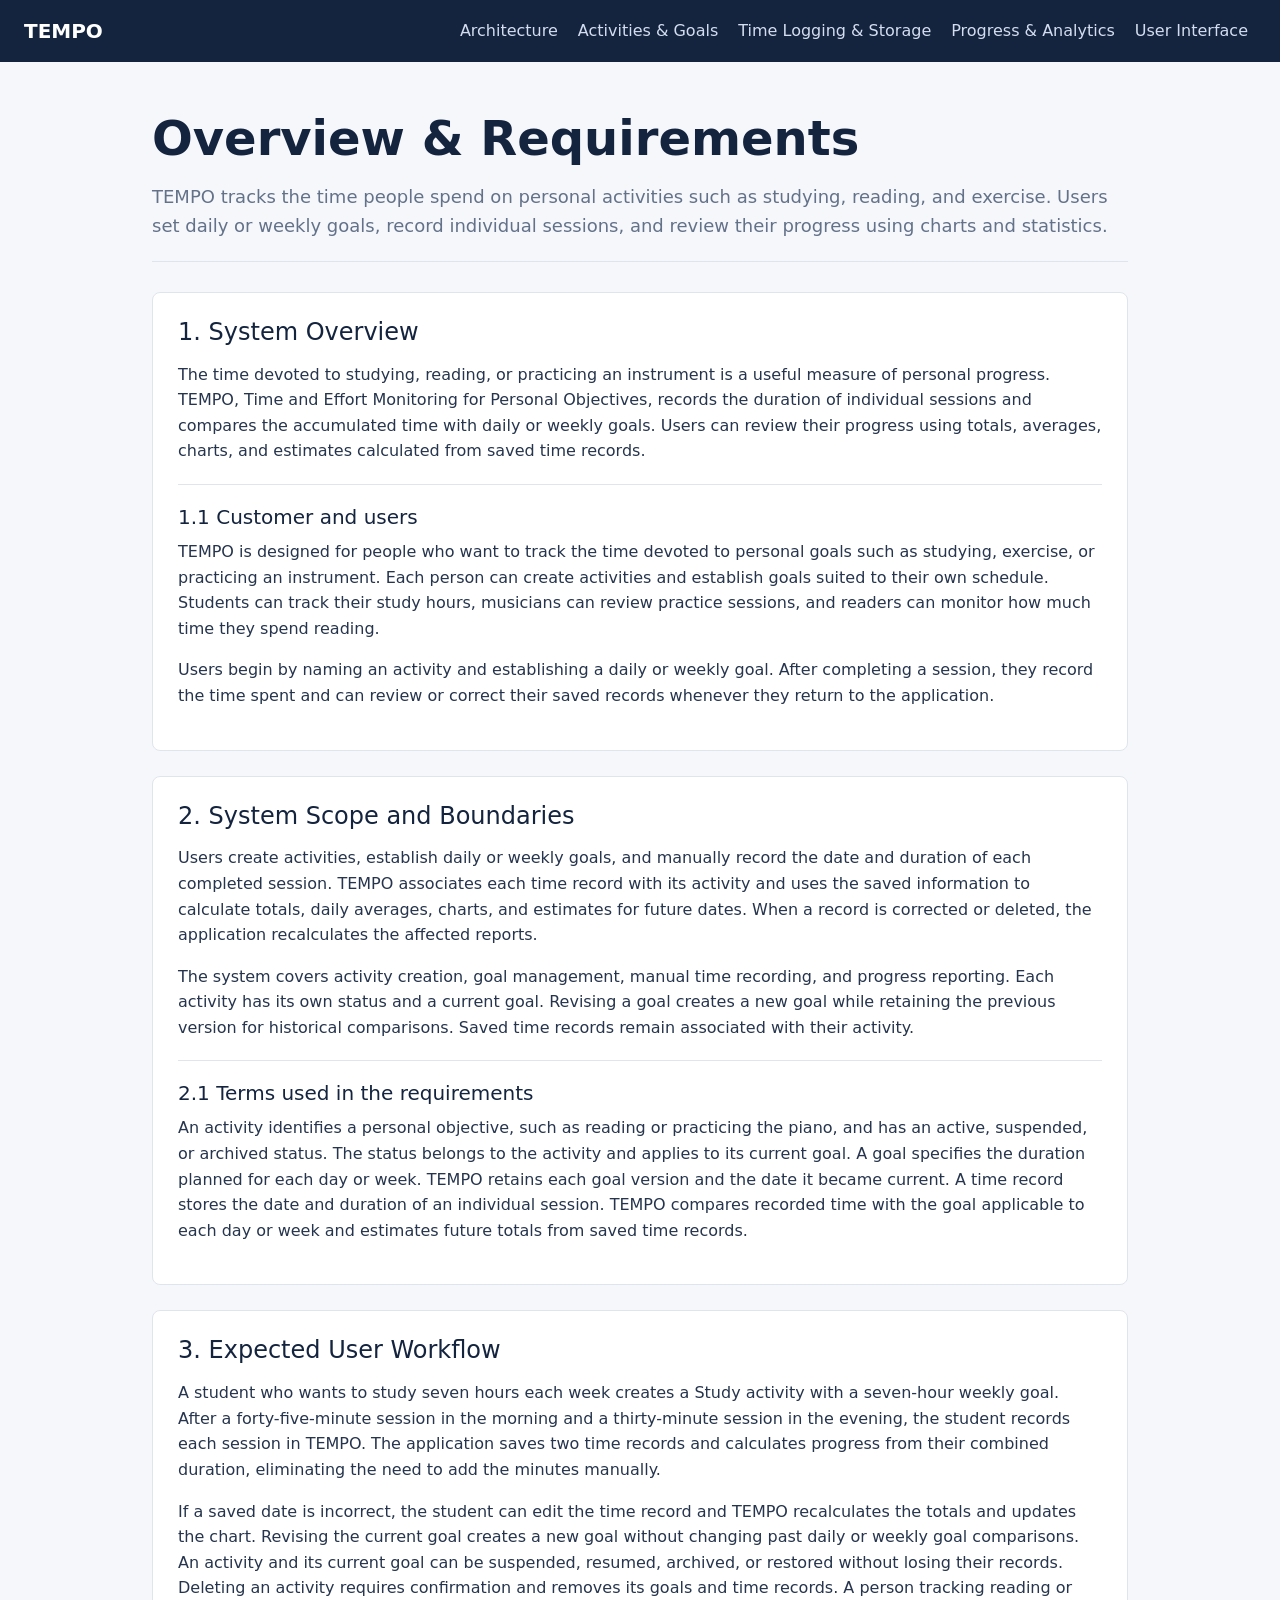
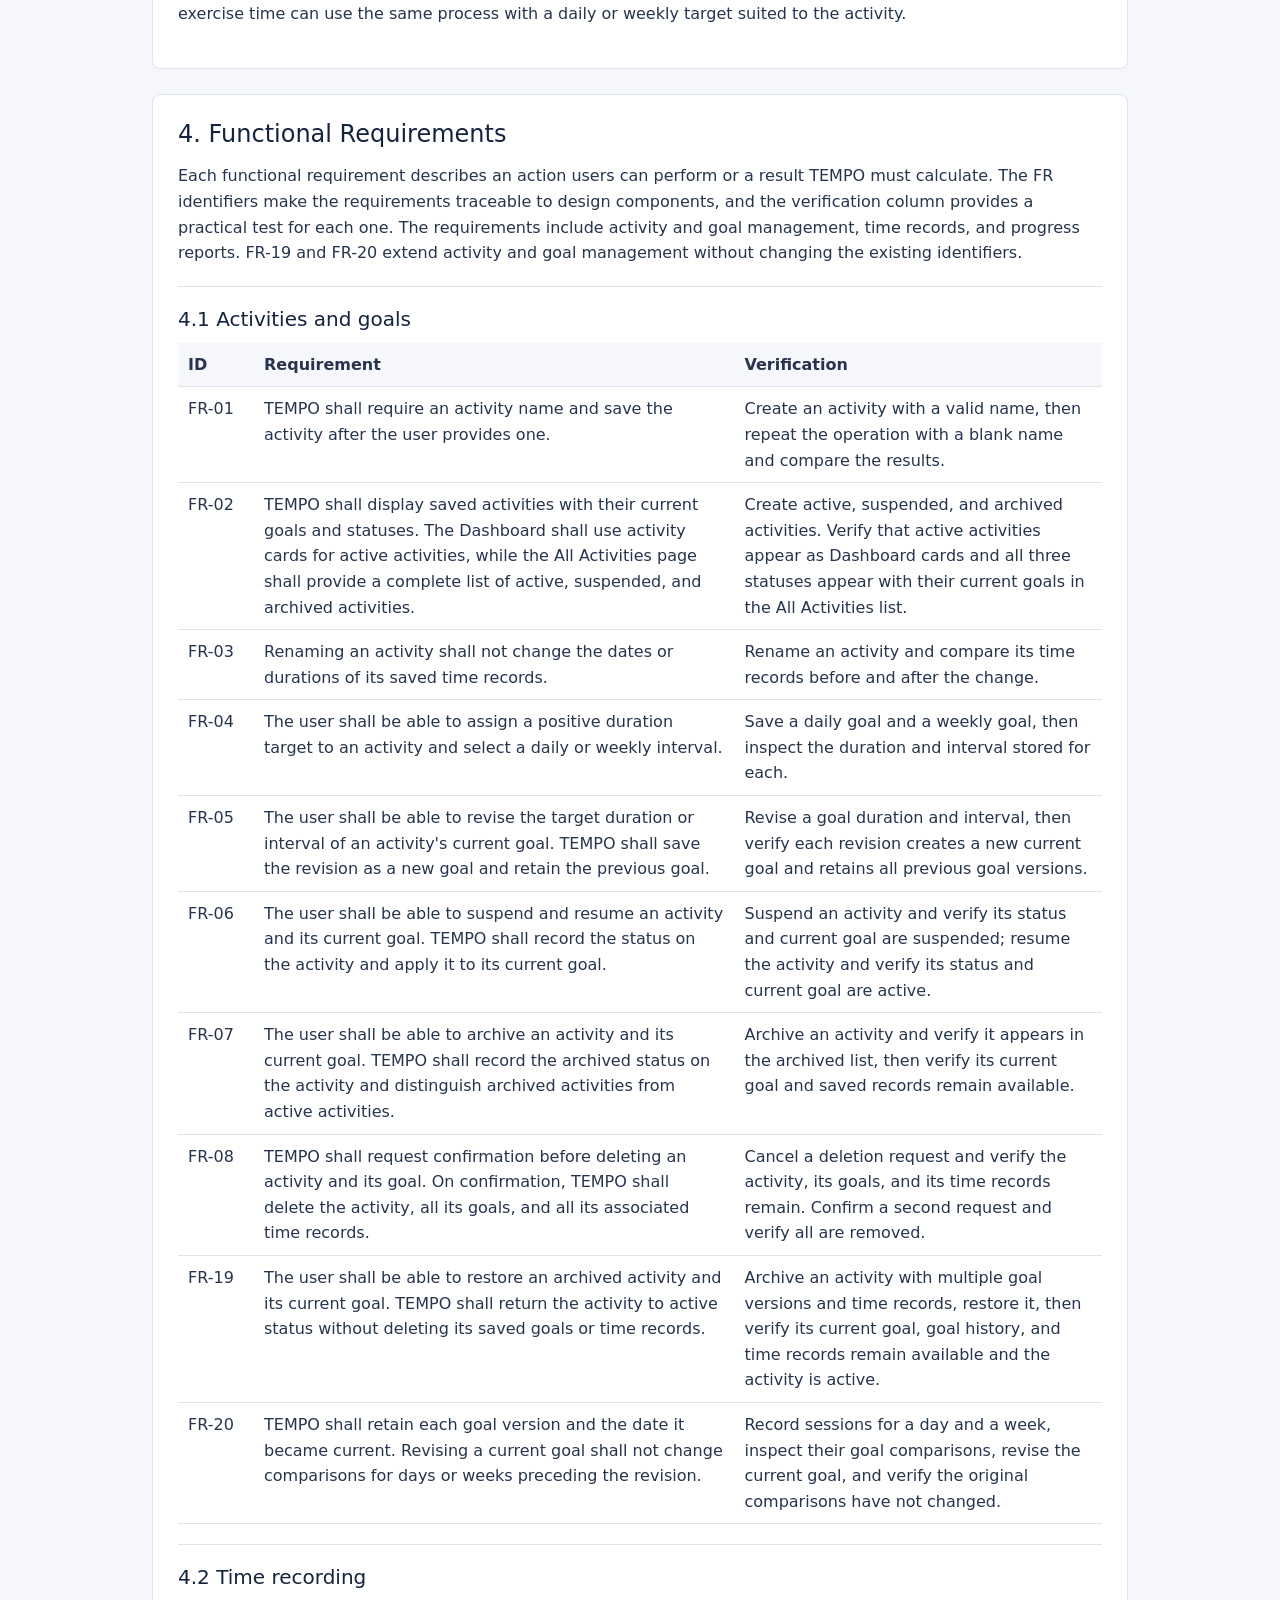
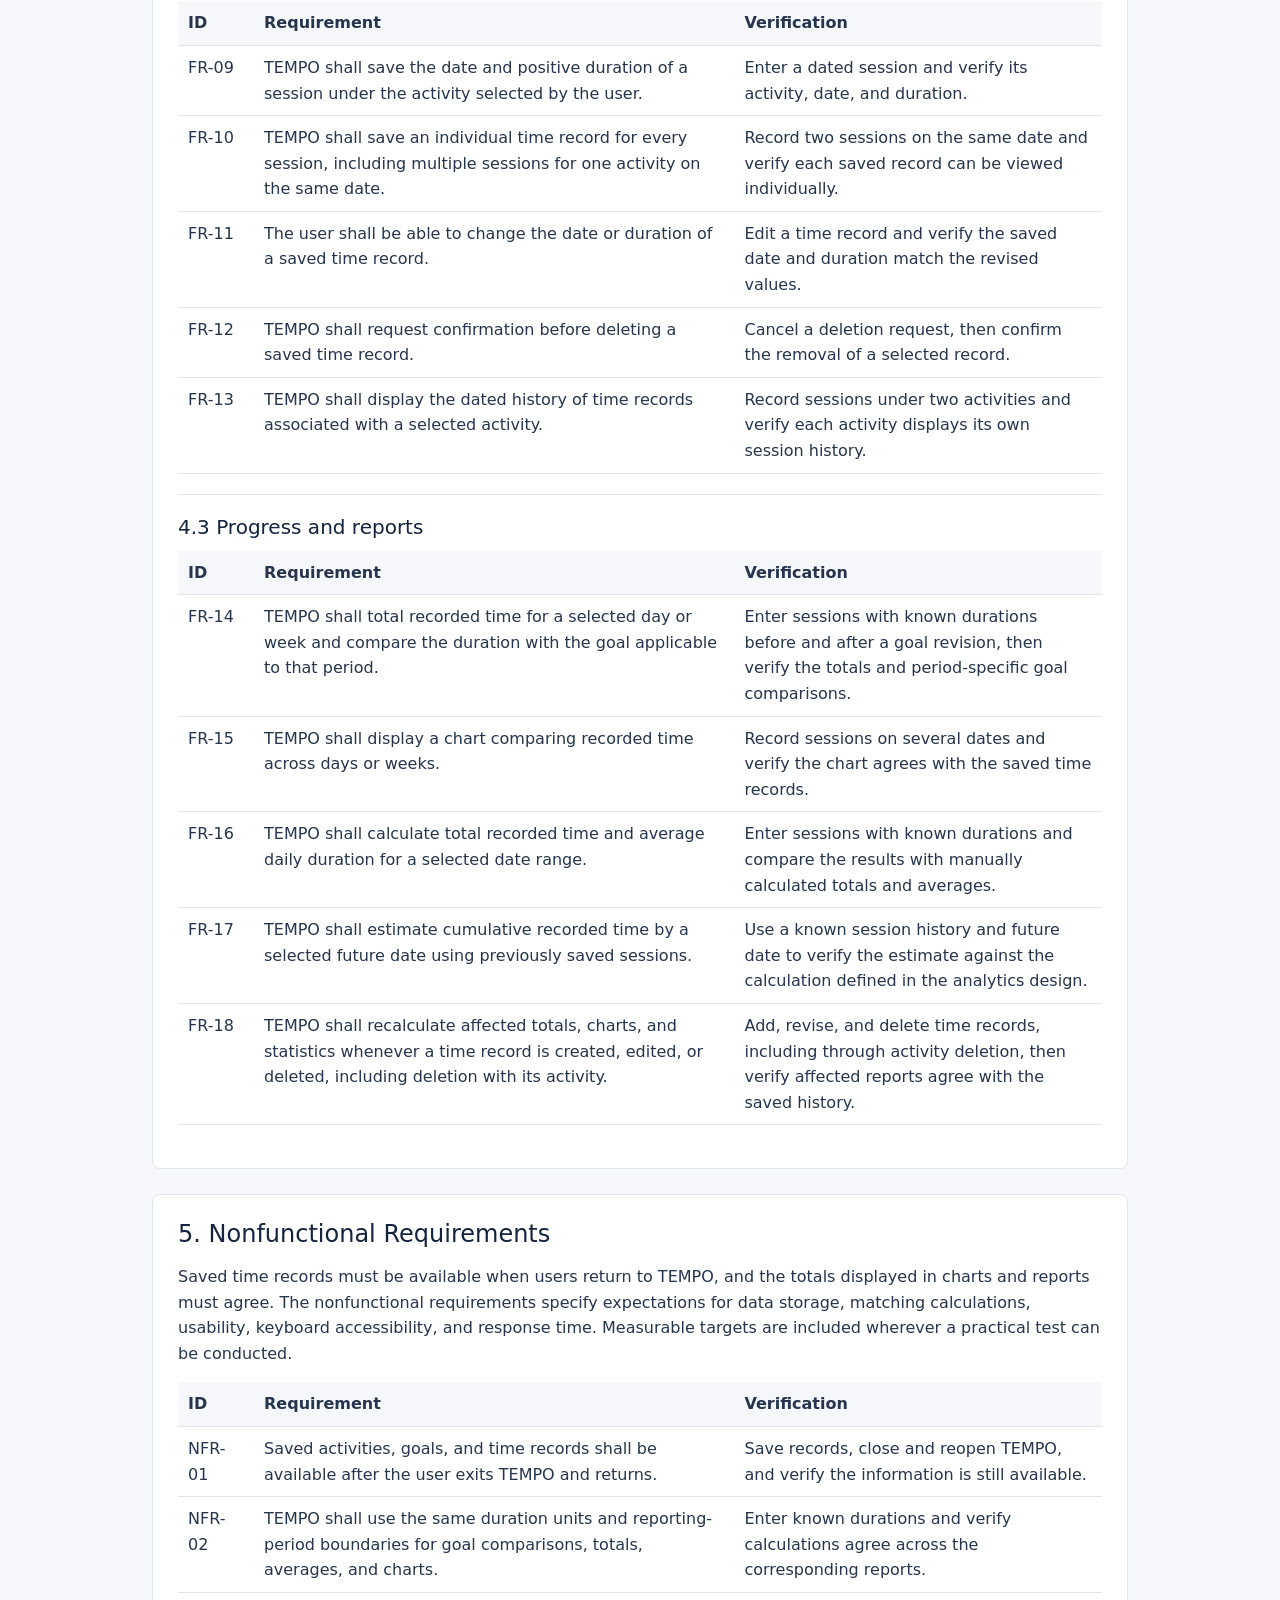
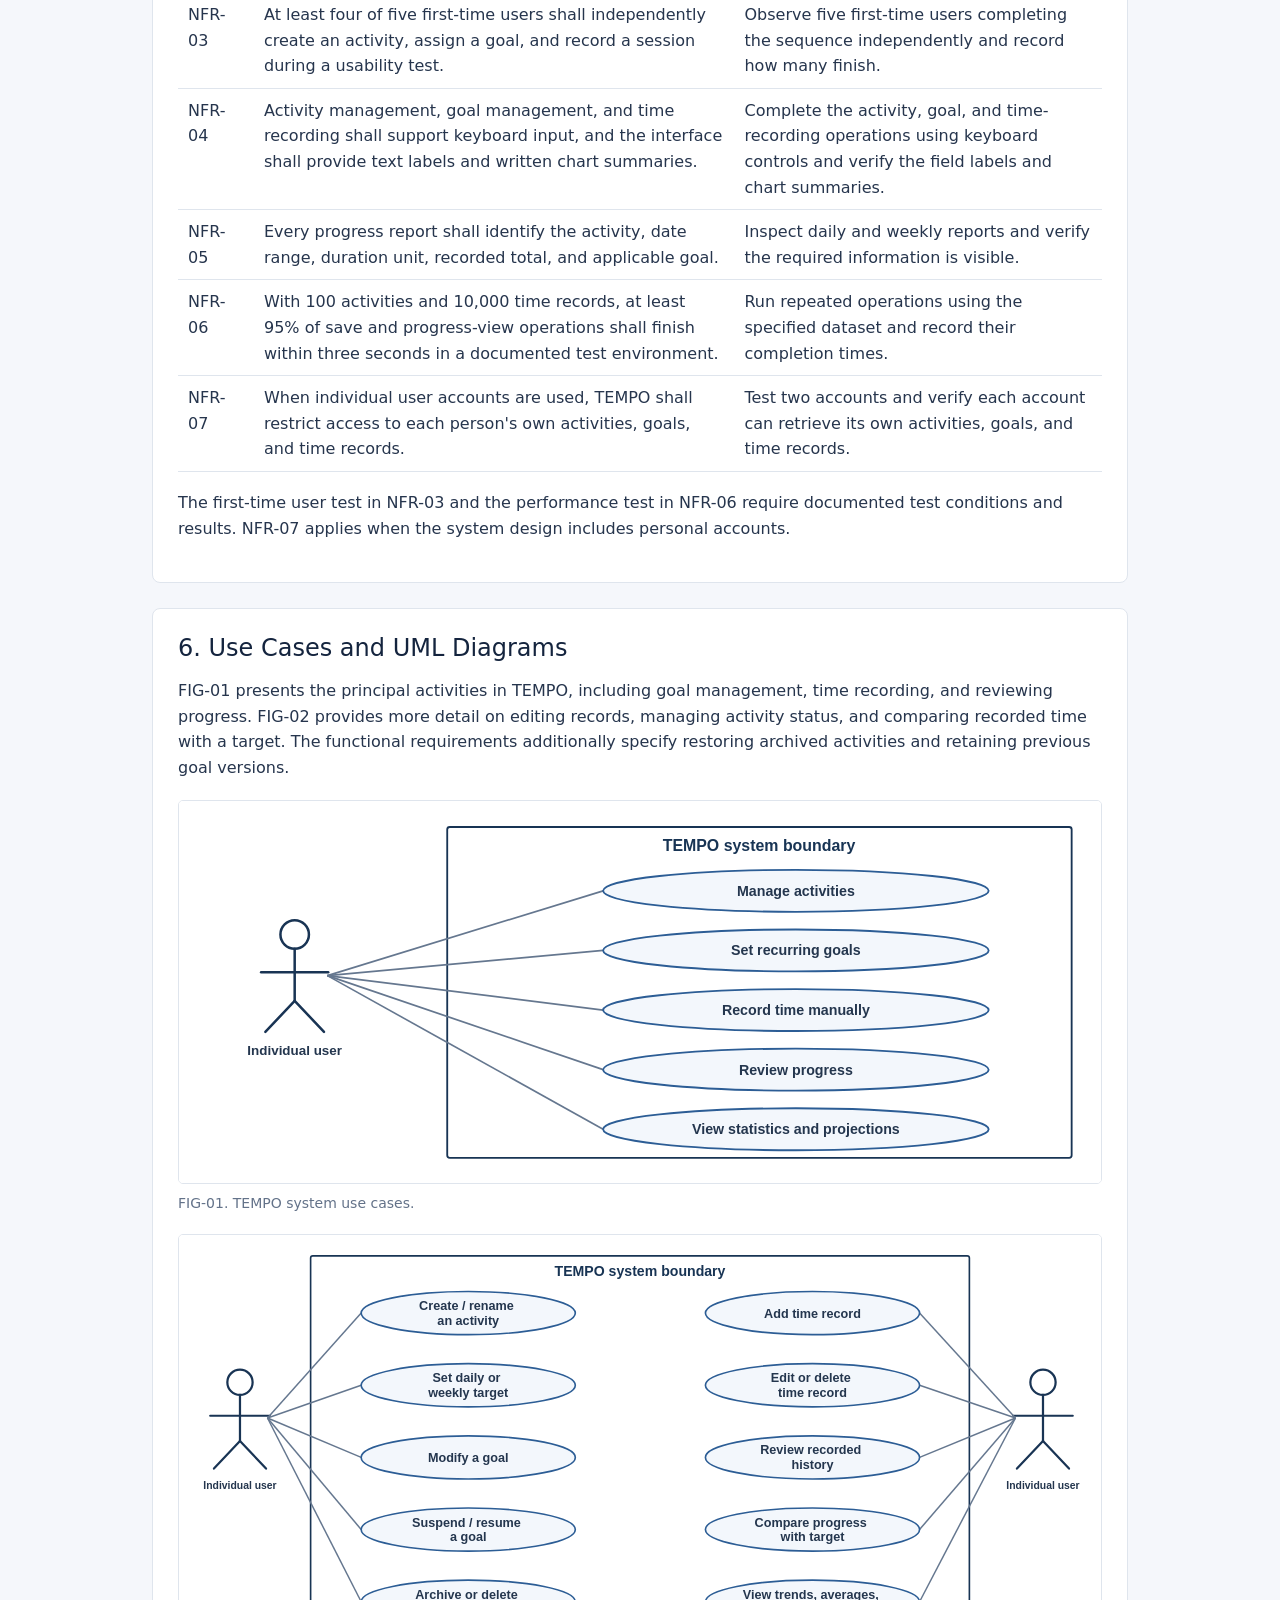
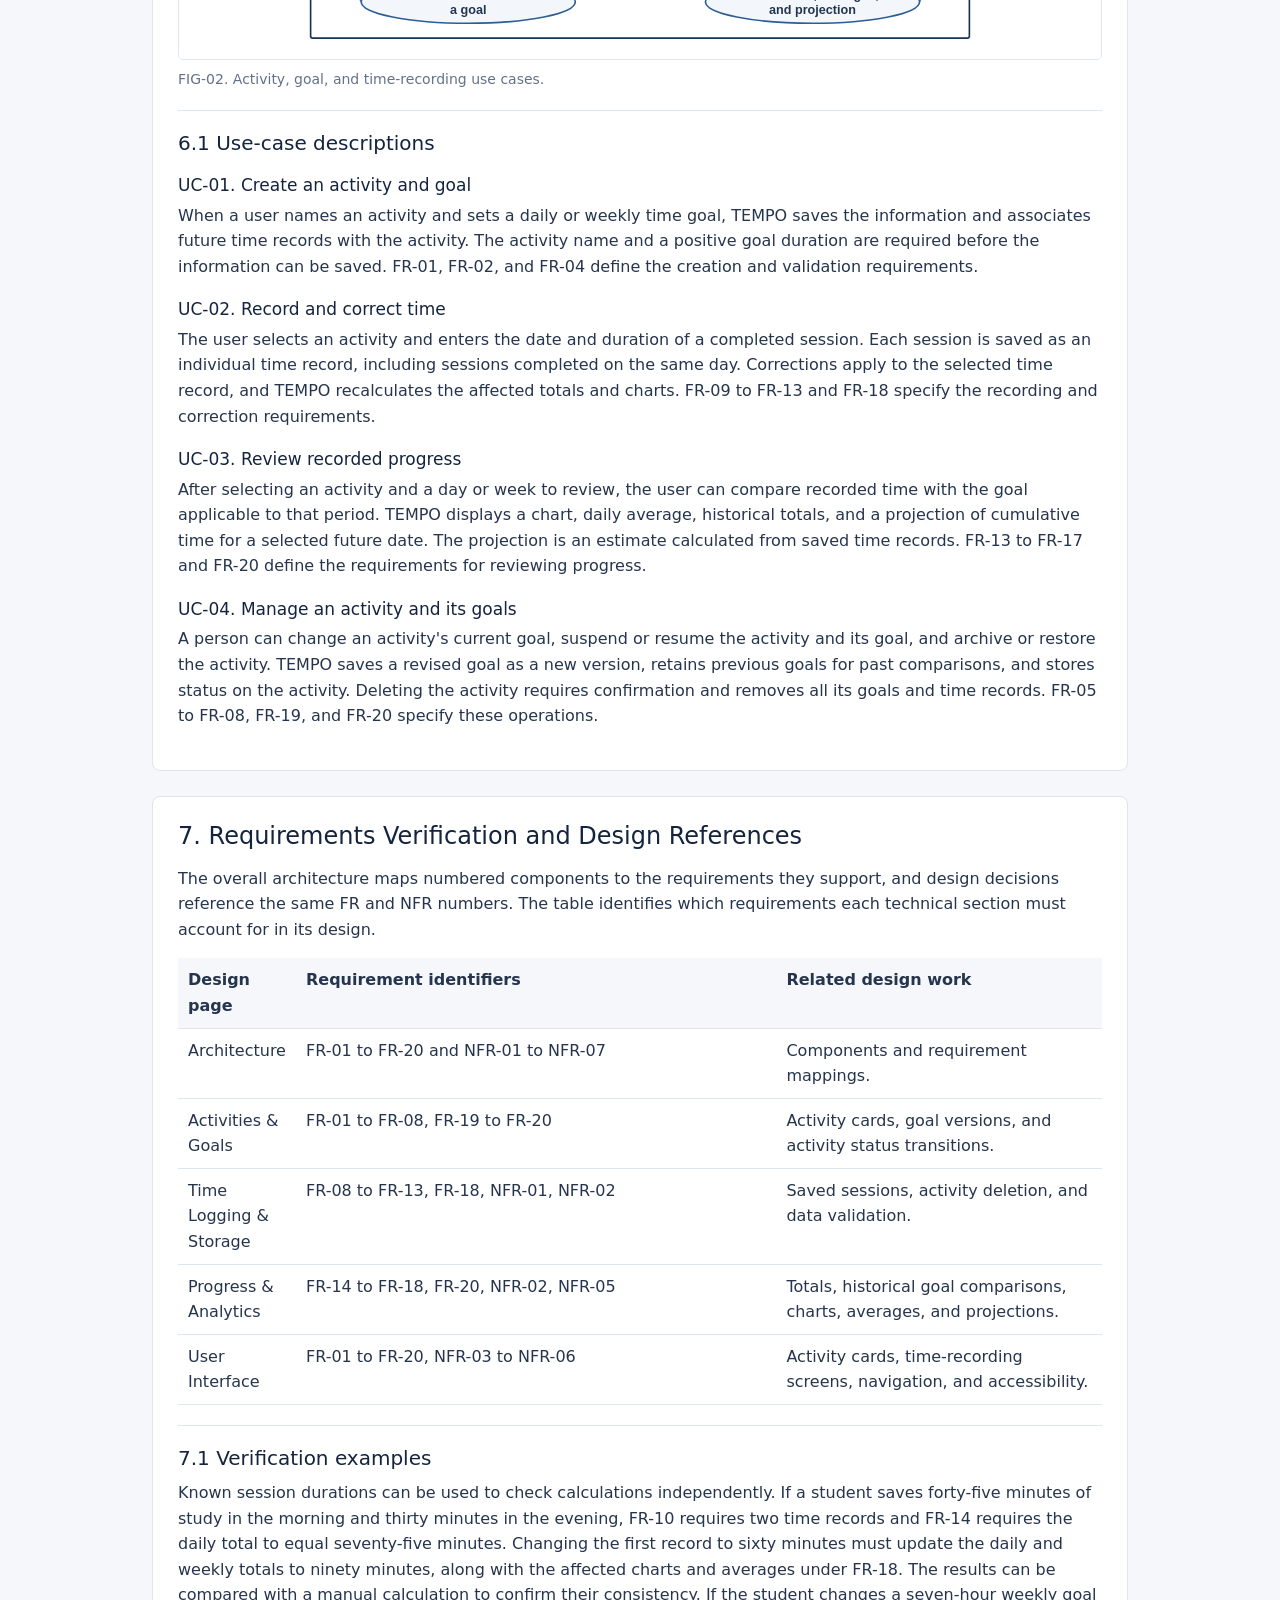
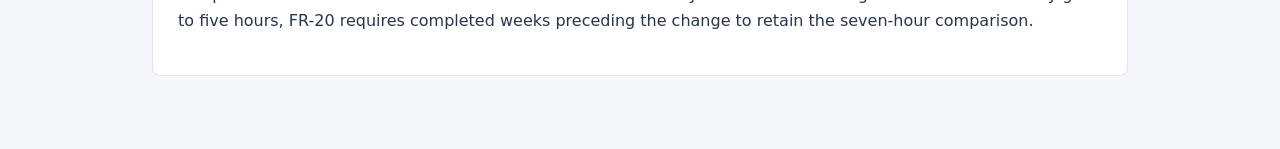
<file: index.html>
<!DOCTYPE html>
<html lang="en">
 <head>
  <meta charset="utf-8" />
  <meta content="width=device-width, initial-scale=1.0" name="viewport" />
  <title> Overview | TEMPO </title>
  <link crossorigin="anonymous" href="https://cdn.jsdelivr.net/npm/bootstrap@5.3.8/dist/css/bootstrap.min.css" integrity="sha384-sRIl4kxILFvY47J16cr9ZwB07vP4J8+LH7qKQnuqkuIAvNWLzeN8tE5YBujZqJLB" rel="stylesheet" />
  <link href="styles.css" rel="stylesheet" />
  <link href="images/metro.png" rel="icon" type="image/png" />
 </head>
 <body class="role1-page">
  <header>
   <nav aria-label="Main navigation" class="navbar navbar-expand-lg navbar-dark site-nav">
    <div class="container-fluid px-lg-4">
     <a class="navbar-brand" href="index.html"> TEMPO </a>
     <button aria-controls="siteNavigation" aria-expanded="false" aria-label="Toggle navigation" class="navbar-toggler" data-bs-target="#siteNavigation" data-bs-toggle="collapse" type="button">
      <span class="navbar-toggler-icon"></span>
     </button>
     <div class="collapse navbar-collapse" id="siteNavigation">
      <ul class="navbar-nav ms-auto gap-lg-1">
       <li class="nav-item">
        <a class="nav-link" href="architecture.html"> Architecture </a>
       </li>
       <li class="nav-item">
        <a class="nav-link" href="goals.html"> Activities &amp; Goals </a>
       </li>
       <li class="nav-item">
        <a class="nav-link" href="logging.html"> Time Logging &amp; Storage </a>
       </li>
       <li class="nav-item">
        <a class="nav-link" href="analytics.html"> Progress &amp; Analytics </a>
       </li>
       <li class="nav-item">
        <a class="nav-link" href="interface.html"> User Interface </a>
       </li>
      </ul>
     </div>
    </div>
   </nav>
  </header>
  <main class="container docs-content py-4 py-md-5">
   <div class="page-heading">
    <h1 class="display-5 mb-3"> Overview &amp; Requirements </h1>
    <p class="page-intro mb-0"> TEMPO tracks the time people spend on personal activities such as studying, reading, and exercise. Users set daily or weekly goals, record individual sessions, and review their progress using charts and statistics. </p>
   </div>
   <section class="doc-section" id="overview">
    <h2> 1. System Overview </h2>
    <p> The time devoted to studying, reading, or practicing an instrument is a useful measure of personal progress. TEMPO, Time and Effort Monitoring for Personal Objectives, records the duration of individual sessions and compares the accumulated time with daily or weekly goals. Users can review their progress using totals, averages, charts, and estimates calculated from saved time records. </p>
    <section class="doc-subsection" id="users">
     <h3> 1.1 Customer and users </h3>
     <p> TEMPO is designed for people who want to track the time devoted to personal goals such as studying, exercise, or practicing an instrument. Each person can create activities and establish goals suited to their own schedule. Students can track their study hours, musicians can review practice sessions, and readers can monitor how much time they spend reading. </p>
     <p> Users begin by naming an activity and establishing a daily or weekly goal. After completing a session, they record the time spent and can review or correct their saved records whenever they return to the application. </p>
    </section>
   </section>
   <section class="doc-section" id="scope">
    <h2> 2. System Scope and Boundaries </h2>
    <p> Users create activities, establish daily or weekly goals, and manually record the date and duration of each completed session. TEMPO associates each time record with its activity and uses the saved information to calculate totals, daily averages, charts, and estimates for future dates. When a record is corrected or deleted, the application recalculates the affected reports. </p>
    <p> The system covers activity creation, goal management, manual time recording, and progress reporting. Each activity has its own status and a current goal. Revising a goal creates a new goal while retaining the previous version for historical comparisons. Saved time records remain associated with their activity. </p>
    <section class="doc-subsection" id="terminology">
     <h3> 2.1 Terms used in the requirements </h3>
     <p> An activity identifies a personal objective, such as reading or practicing the piano, and has an active, suspended, or archived status. The status belongs to the activity and applies to its current goal. A goal specifies the duration planned for each day or week. TEMPO retains each goal version and the date it became current. A time record stores the date and duration of an individual session. TEMPO compares recorded time with the goal applicable to each day or week and estimates future totals from saved time records. </p>
    </section>
   </section>
   <section class="doc-section" id="workflow">
    <h2> 3. Expected User Workflow </h2>
    <p> A student who wants to study seven hours each week creates a Study activity with a seven-hour weekly goal. After a forty-five-minute session in the morning and a thirty-minute session in the evening, the student records each session in TEMPO. The application saves two time records and calculates progress from their combined duration, eliminating the need to add the minutes manually. </p>
    <p> If a saved date is incorrect, the student can edit the time record and TEMPO recalculates the totals and updates the chart. Revising the current goal creates a new goal without changing past daily or weekly goal comparisons. An activity and its current goal can be suspended, resumed, archived, or restored without losing their records. Deleting an activity requires confirmation and removes its goals and time records. A person tracking reading or exercise time can use the same process with a daily or weekly target suited to the activity. </p>
   </section>
   <section class="doc-section" id="functional-requirements">
    <h2> 4. Functional Requirements </h2>
    <p> Each functional requirement describes an action users can perform or a result TEMPO must calculate. The FR identifiers make the requirements traceable to design components, and the verification column provides a practical test for each one. The requirements include activity and goal management, time records, and progress reports. FR-19 and FR-20 extend activity and goal management without changing the existing identifiers. </p>
    <section class="doc-subsection" id="activity-requirements">
     <h3> 4.1 Activities and goals </h3>
     <table class="requirements-table">
      <thead>
       <tr>
        <th scope="col"> ID </th>
        <th scope="col"> Requirement </th>
        <th scope="col"> Verification </th>
       </tr>
      </thead>
      <tbody>
       <tr id="FR-01">
        <td> FR-01 </td>
        <td> TEMPO shall require an activity name and save the activity after the user provides one. </td>
        <td> Create an activity with a valid name, then repeat the operation with a blank name and compare the results. </td>
       </tr>
       <tr id="FR-02">
        <td> FR-02 </td>
        <td> TEMPO shall display saved activities with their current goals and statuses. The Dashboard shall use activity cards for active activities, while the All Activities page shall provide a complete list of active, suspended, and archived activities. </td>
        <td> Create active, suspended, and archived activities. Verify that active activities appear as Dashboard cards and all three statuses appear with their current goals in the All Activities list. </td>
       </tr>
       <tr id="FR-03">
        <td> FR-03 </td>
        <td> Renaming an activity shall not change the dates or durations of its saved time records. </td>
        <td> Rename an activity and compare its time records before and after the change. </td>
       </tr>
       <tr id="FR-04">
        <td> FR-04 </td>
        <td> The user shall be able to assign a positive duration target to an activity and select a daily or weekly interval. </td>
        <td> Save a daily goal and a weekly goal, then inspect the duration and interval stored for each. </td>
       </tr>
       <tr id="FR-05">
        <td> FR-05 </td>
        <td> The user shall be able to revise the target duration or interval of an activity's current goal. TEMPO shall save the revision as a new goal and retain the previous goal. </td>
        <td> Revise a goal duration and interval, then verify each revision creates a new current goal and retains all previous goal versions. </td>
       </tr>
       <tr id="FR-06">
        <td> FR-06 </td>
        <td> The user shall be able to suspend and resume an activity and its current goal. TEMPO shall record the status on the activity and apply it to its current goal. </td>
        <td> Suspend an activity and verify its status and current goal are suspended; resume the activity and verify its status and current goal are active. </td>
       </tr>
       <tr id="FR-07">
        <td> FR-07 </td>
        <td> The user shall be able to archive an activity and its current goal. TEMPO shall record the archived status on the activity and distinguish archived activities from active activities. </td>
        <td> Archive an activity and verify it appears in the archived list, then verify its current goal and saved records remain available. </td>
       </tr>
       <tr id="FR-08">
        <td> FR-08 </td>
        <td> TEMPO shall request confirmation before deleting an activity and its goal. On confirmation, TEMPO shall delete the activity, all its goals, and all its associated time records. </td>
        <td> Cancel a deletion request and verify the activity, its goals, and its time records remain. Confirm a second request and verify all are removed. </td>
       </tr>
       <tr id="FR-19">
        <td> FR-19 </td>
        <td> The user shall be able to restore an archived activity and its current goal. TEMPO shall return the activity to active status without deleting its saved goals or time records. </td>
        <td> Archive an activity with multiple goal versions and time records, restore it, then verify its current goal, goal history, and time records remain available and the activity is active. </td>
       </tr>
       <tr id="FR-20">
        <td> FR-20 </td>
        <td> TEMPO shall retain each goal version and the date it became current. Revising a current goal shall not change comparisons for days or weeks preceding the revision. </td>
        <td> Record sessions for a day and a week, inspect their goal comparisons, revise the current goal, and verify the original comparisons have not changed. </td>
       </tr>
      </tbody>
     </table>
    </section>
    <section class="doc-subsection" id="time-requirements">
     <h3> 4.2 Time recording </h3>
     <table class="requirements-table">
      <thead>
       <tr>
        <th scope="col"> ID </th>
        <th scope="col"> Requirement </th>
        <th scope="col"> Verification </th>
       </tr>
      </thead>
      <tbody>
       <tr id="FR-09">
        <td> FR-09 </td>
        <td> TEMPO shall save the date and positive duration of a session under the activity selected by the user. </td>
        <td> Enter a dated session and verify its activity, date, and duration. </td>
       </tr>
       <tr id="FR-10">
        <td> FR-10 </td>
        <td> TEMPO shall save an individual time record for every session, including multiple sessions for one activity on the same date. </td>
        <td> Record two sessions on the same date and verify each saved record can be viewed individually. </td>
       </tr>
       <tr id="FR-11">
        <td> FR-11 </td>
        <td> The user shall be able to change the date or duration of a saved time record. </td>
        <td> Edit a time record and verify the saved date and duration match the revised values. </td>
       </tr>
       <tr id="FR-12">
        <td> FR-12 </td>
        <td> TEMPO shall request confirmation before deleting a saved time record. </td>
        <td> Cancel a deletion request, then confirm the removal of a selected record. </td>
       </tr>
       <tr id="FR-13">
        <td> FR-13 </td>
        <td> TEMPO shall display the dated history of time records associated with a selected activity. </td>
        <td> Record sessions under two activities and verify each activity displays its own session history. </td>
       </tr>
      </tbody>
     </table>
    </section>
    <section class="doc-subsection" id="reporting-requirements">
     <h3> 4.3 Progress and reports </h3>
     <table class="requirements-table">
      <thead>
       <tr>
        <th scope="col"> ID </th>
        <th scope="col"> Requirement </th>
        <th scope="col"> Verification </th>
       </tr>
      </thead>
      <tbody>
       <tr id="FR-14">
        <td> FR-14 </td>
        <td> TEMPO shall total recorded time for a selected day or week and compare the duration with the goal applicable to that period. </td>
        <td> Enter sessions with known durations before and after a goal revision, then verify the totals and period-specific goal comparisons. </td>
       </tr>
       <tr id="FR-15">
        <td> FR-15 </td>
        <td> TEMPO shall display a chart comparing recorded time across days or weeks. </td>
        <td> Record sessions on several dates and verify the chart agrees with the saved time records. </td>
       </tr>
       <tr id="FR-16">
        <td> FR-16 </td>
        <td> TEMPO shall calculate total recorded time and average daily duration for a selected date range. </td>
        <td> Enter sessions with known durations and compare the results with manually calculated totals and averages. </td>
       </tr>
       <tr id="FR-17">
        <td> FR-17 </td>
        <td> TEMPO shall estimate cumulative recorded time by a selected future date using previously saved sessions. </td>
        <td> Use a known session history and future date to verify the estimate against the calculation defined in the analytics design. </td>
       </tr>
       <tr id="FR-18">
        <td> FR-18 </td>
        <td> TEMPO shall recalculate affected totals, charts, and statistics whenever a time record is created, edited, or deleted, including deletion with its activity. </td>
        <td> Add, revise, and delete time records, including through activity deletion, then verify affected reports agree with the saved history. </td>
       </tr>
      </tbody>
     </table>
    </section>
   </section>
   <section class="doc-section" id="nonfunctional-requirements">
    <h2> 5. Nonfunctional Requirements </h2>
    <p> Saved time records must be available when users return to TEMPO, and the totals displayed in charts and reports must agree. The nonfunctional requirements specify expectations for data storage, matching calculations, usability, keyboard accessibility, and response time. Measurable targets are included wherever a practical test can be conducted. </p>
    <table class="requirements-table">
     <thead>
      <tr>
       <th scope="col"> ID </th>
       <th scope="col"> Requirement </th>
       <th scope="col"> Verification </th>
      </tr>
     </thead>
     <tbody>
      <tr id="NFR-01">
       <td> NFR-01 </td>
       <td> Saved activities, goals, and time records shall be available after the user exits TEMPO and returns. </td>
       <td> Save records, close and reopen TEMPO, and verify the information is still available. </td>
      </tr>
      <tr id="NFR-02">
       <td> NFR-02 </td>
       <td> TEMPO shall use the same duration units and reporting-period boundaries for goal comparisons, totals, averages, and charts. </td>
       <td> Enter known durations and verify calculations agree across the corresponding reports. </td>
      </tr>
      <tr id="NFR-03">
       <td> NFR-03 </td>
       <td> At least four of five first-time users shall independently create an activity, assign a goal, and record a session during a usability test. </td>
       <td> Observe five first-time users completing the sequence independently and record how many finish. </td>
      </tr>
      <tr id="NFR-04">
       <td> NFR-04 </td>
       <td> Activity management, goal management, and time recording shall support keyboard input, and the interface shall provide text labels and written chart summaries. </td>
       <td> Complete the activity, goal, and time-recording operations using keyboard controls and verify the field labels and chart summaries. </td>
      </tr>
      <tr id="NFR-05">
       <td> NFR-05 </td>
       <td> Every progress report shall identify the activity, date range, duration unit, recorded total, and applicable goal. </td>
       <td> Inspect daily and weekly reports and verify the required information is visible. </td>
      </tr>
      <tr id="NFR-06">
       <td> NFR-06 </td>
       <td> With 100 activities and 10,000 time records, at least 95% of save and progress-view operations shall finish within three seconds in a documented test environment. </td>
       <td> Run repeated operations using the specified dataset and record their completion times. </td>
      </tr>
      <tr id="NFR-07">
       <td> NFR-07 </td>
       <td> When individual user accounts are used, TEMPO shall restrict access to each person's own activities, goals, and time records. </td>
       <td> Test two accounts and verify each account can retrieve its own activities, goals, and time records. </td>
      </tr>
     </tbody>
    </table>
    <p> The first-time user test in NFR-03 and the performance test in NFR-06 require documented test conditions and results. NFR-07 applies when the system design includes personal accounts. </p>
   </section>
   <section class="doc-section" id="use-cases">
    <h2> 6. Use Cases and UML Diagrams </h2>
    <p> FIG-01 presents the principal activities in TEMPO, including goal management, time recording, and reviewing progress. FIG-02 provides more detail on editing records, managing activity status, and comparing recorded time with a target. The functional requirements additionally specify restoring archived activities and retaining previous goal versions. </p>
    <figure id="FIG-01">
     <img alt="FIG-01, TEMPO system boundary, individual user, and primary use cases for activities, goals, recorded sessions, progress, and statistics." height="455" src="images/tempo-usecase-overview.svg" width="1100" />
     <figcaption> FIG-01. TEMPO system use cases. </figcaption>
    </figure>
    <figure id="FIG-02">
     <img alt="FIG-02, Detailed UML use cases for activity and goal changes, manual time recording, and reviewing saved results." height="570" src="images/tempo-usecase-detail.svg" width="1240" />
     <figcaption> FIG-02. Activity, goal, and time-recording use cases. </figcaption>
    </figure>
    <section class="doc-subsection" id="use-case-descriptions">
     <h3> 6.1 Use-case descriptions </h3>
     <h4 id="UC-01"> UC-01. Create an activity and goal </h4>
     <p> When a user names an activity and sets a daily or weekly time goal, TEMPO saves the information and associates future time records with the activity. The activity name and a positive goal duration are required before the information can be saved. FR-01, FR-02, and FR-04 define the creation and validation requirements. </p>
     <h4 id="UC-02"> UC-02. Record and correct time </h4>
     <p> The user selects an activity and enters the date and duration of a completed session. Each session is saved as an individual time record, including sessions completed on the same day. Corrections apply to the selected time record, and TEMPO recalculates the affected totals and charts. FR-09 to FR-13 and FR-18 specify the recording and correction requirements. </p>
     <h4 id="UC-03"> UC-03. Review recorded progress </h4>
     <p> After selecting an activity and a day or week to review, the user can compare recorded time with the goal applicable to that period. TEMPO displays a chart, daily average, historical totals, and a projection of cumulative time for a selected future date. The projection is an estimate calculated from saved time records. FR-13 to FR-17 and FR-20 define the requirements for reviewing progress. </p>
     <h4 id="UC-04"> UC-04. Manage an activity and its goals </h4>
     <p> A person can change an activity's current goal, suspend or resume the activity and its goal, and archive or restore the activity. TEMPO saves a revised goal as a new version, retains previous goals for past comparisons, and stores status on the activity. Deleting the activity requires confirmation and removes all its goals and time records. FR-05 to FR-08, FR-19, and FR-20 specify these operations. </p>
    </section>
   </section>
   <section class="doc-section" id="coordination">
    <h2> 7. Requirements Verification and Design References </h2>
    <p> The overall architecture maps numbered components to the requirements they support, and design decisions reference the same FR and NFR numbers. The table identifies which requirements each technical section must account for in its design. </p>
    <table class="requirements-table handoff-table">
     <thead>
      <tr>
       <th scope="col"> Design page </th>
       <th scope="col"> Requirement identifiers </th>
       <th scope="col"> Related design work </th>
      </tr>
     </thead>
     <tbody>
      <tr>
       <td> Architecture </td>
       <td> FR-01 to FR-20 and NFR-01 to NFR-07 </td>
       <td> Components and requirement mappings. </td>
      </tr>
      <tr>
       <td> Activities &amp; Goals </td>
       <td> FR-01 to FR-08, FR-19 to FR-20 </td>
       <td> Activity cards, goal versions, and activity status transitions. </td>
      </tr>
      <tr>
       <td> Time Logging &amp; Storage </td>
       <td> FR-08 to FR-13, FR-18, NFR-01, NFR-02 </td>
       <td> Saved sessions, activity deletion, and data validation. </td>
      </tr>
      <tr>
       <td> Progress &amp; Analytics </td>
       <td> FR-14 to FR-18, FR-20, NFR-02, NFR-05 </td>
       <td> Totals, historical goal comparisons, charts, averages, and projections. </td>
      </tr>
      <tr>
       <td> User Interface </td>
       <td> FR-01 to FR-20, NFR-03 to NFR-06 </td>
       <td> Activity cards, time-recording screens, navigation, and accessibility. </td>
      </tr>
     </tbody>
    </table>
    <section class="doc-subsection" id="verification-methods">
     <h3> 7.1 Verification examples </h3>
     <p> Known session durations can be used to check calculations independently. If a student saves forty-five minutes of study in the morning and thirty minutes in the evening, FR-10 requires two time records and FR-14 requires the daily total to equal seventy-five minutes. Changing the first record to sixty minutes must update the daily and weekly totals to ninety minutes, along with the affected charts and averages under FR-18. The results can be compared with a manual calculation to confirm their consistency. If the student changes a seven-hour weekly goal to five hours, FR-20 requires completed weeks preceding the change to retain the seven-hour comparison. </p>
    </section>
   </section>
  </main>
  <script crossorigin="anonymous" integrity="sha384-FKyoEForCGlyvwx9Hj09JcYn3nv7wiPVlz7YYwJrWVcXK/BmnVDxM+D2scQbITxI" src="https://cdn.jsdelivr.net/npm/bootstrap@5.3.8/dist/js/bootstrap.bundle.min.js"></script>
 </body>
</html>
</file>
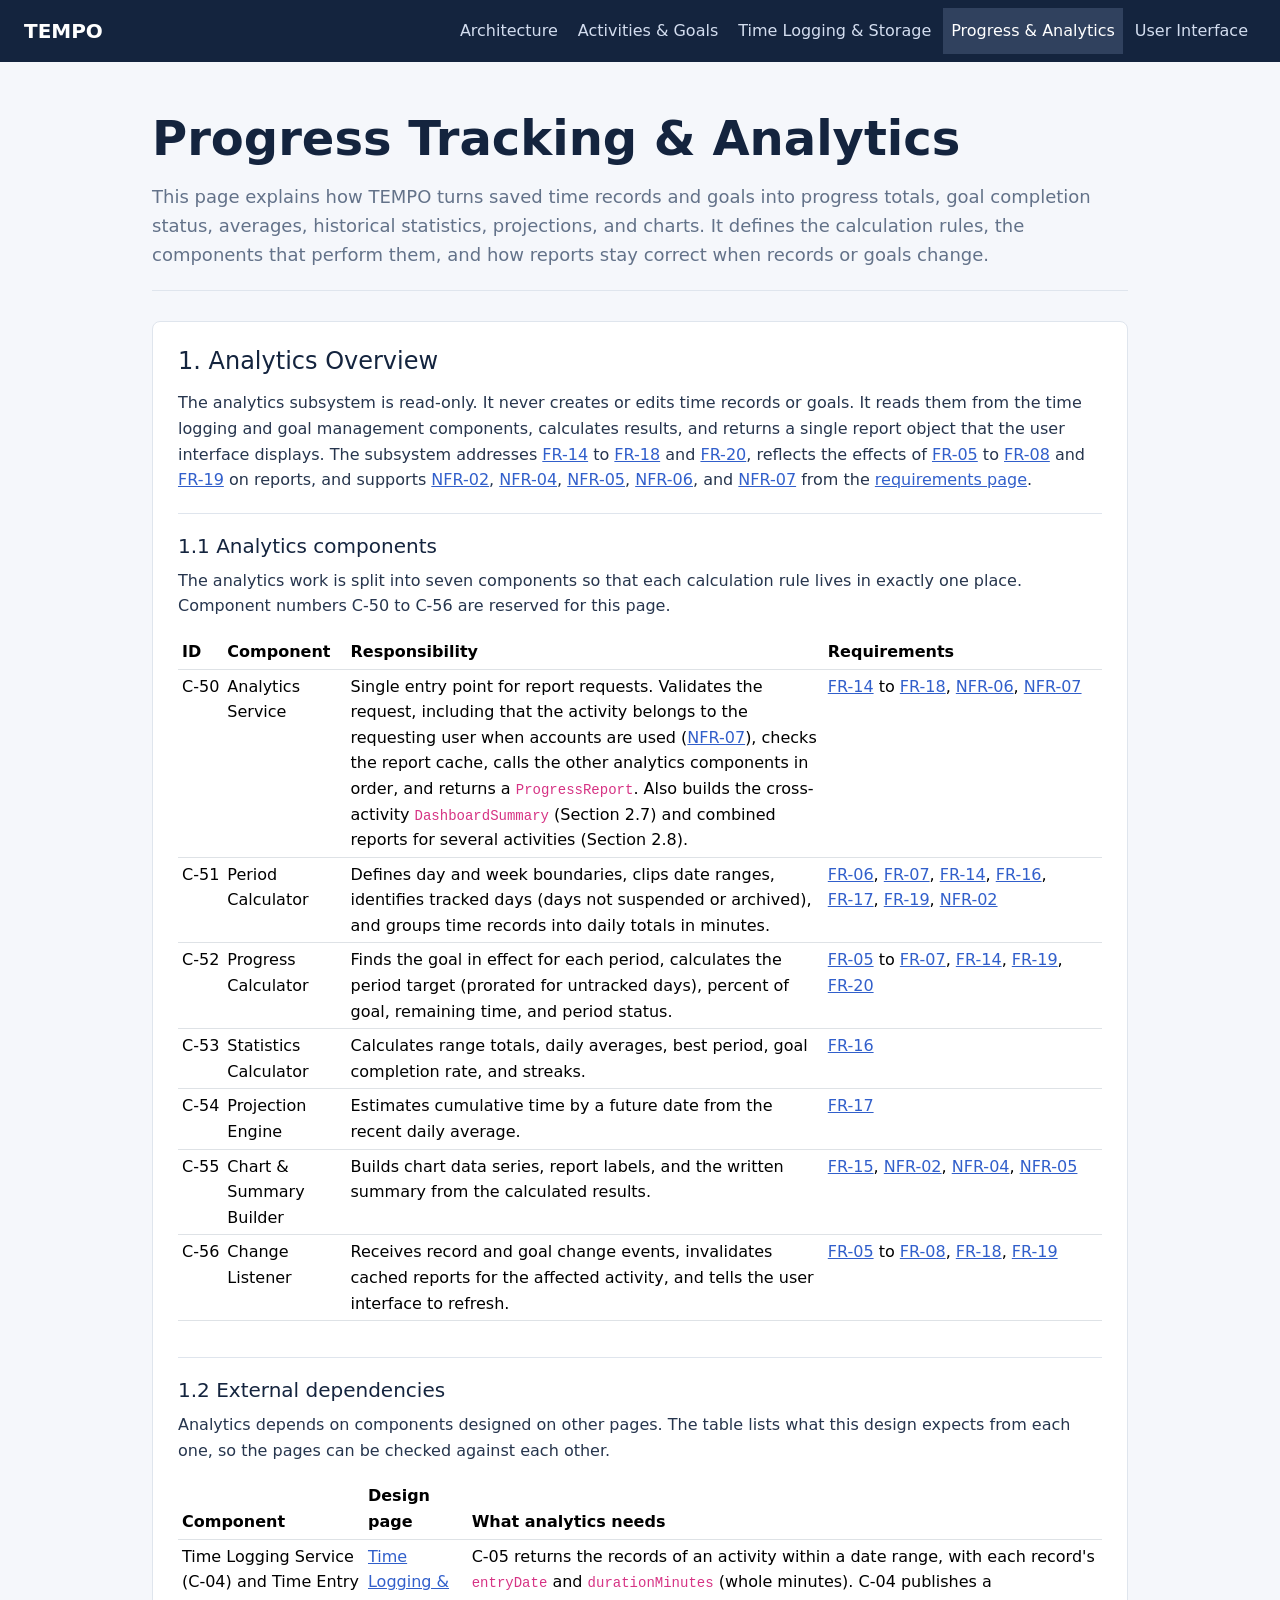
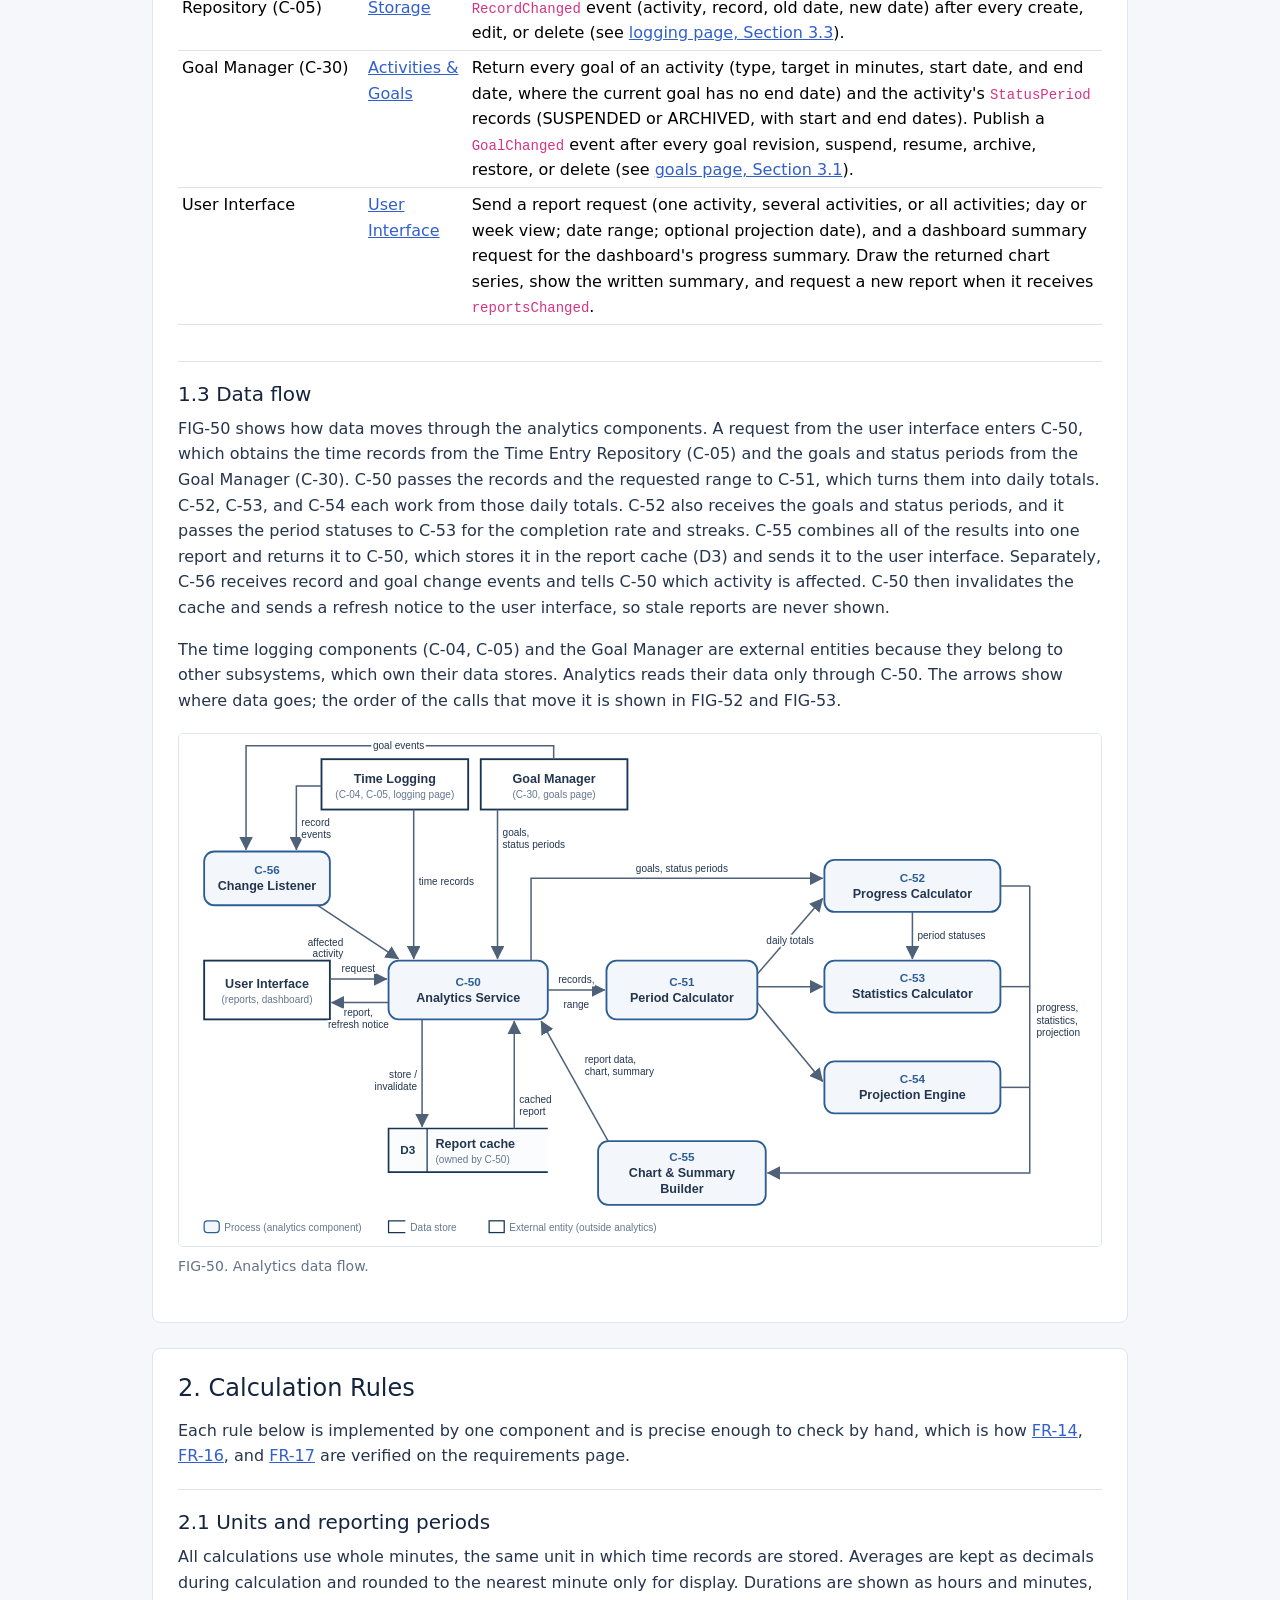
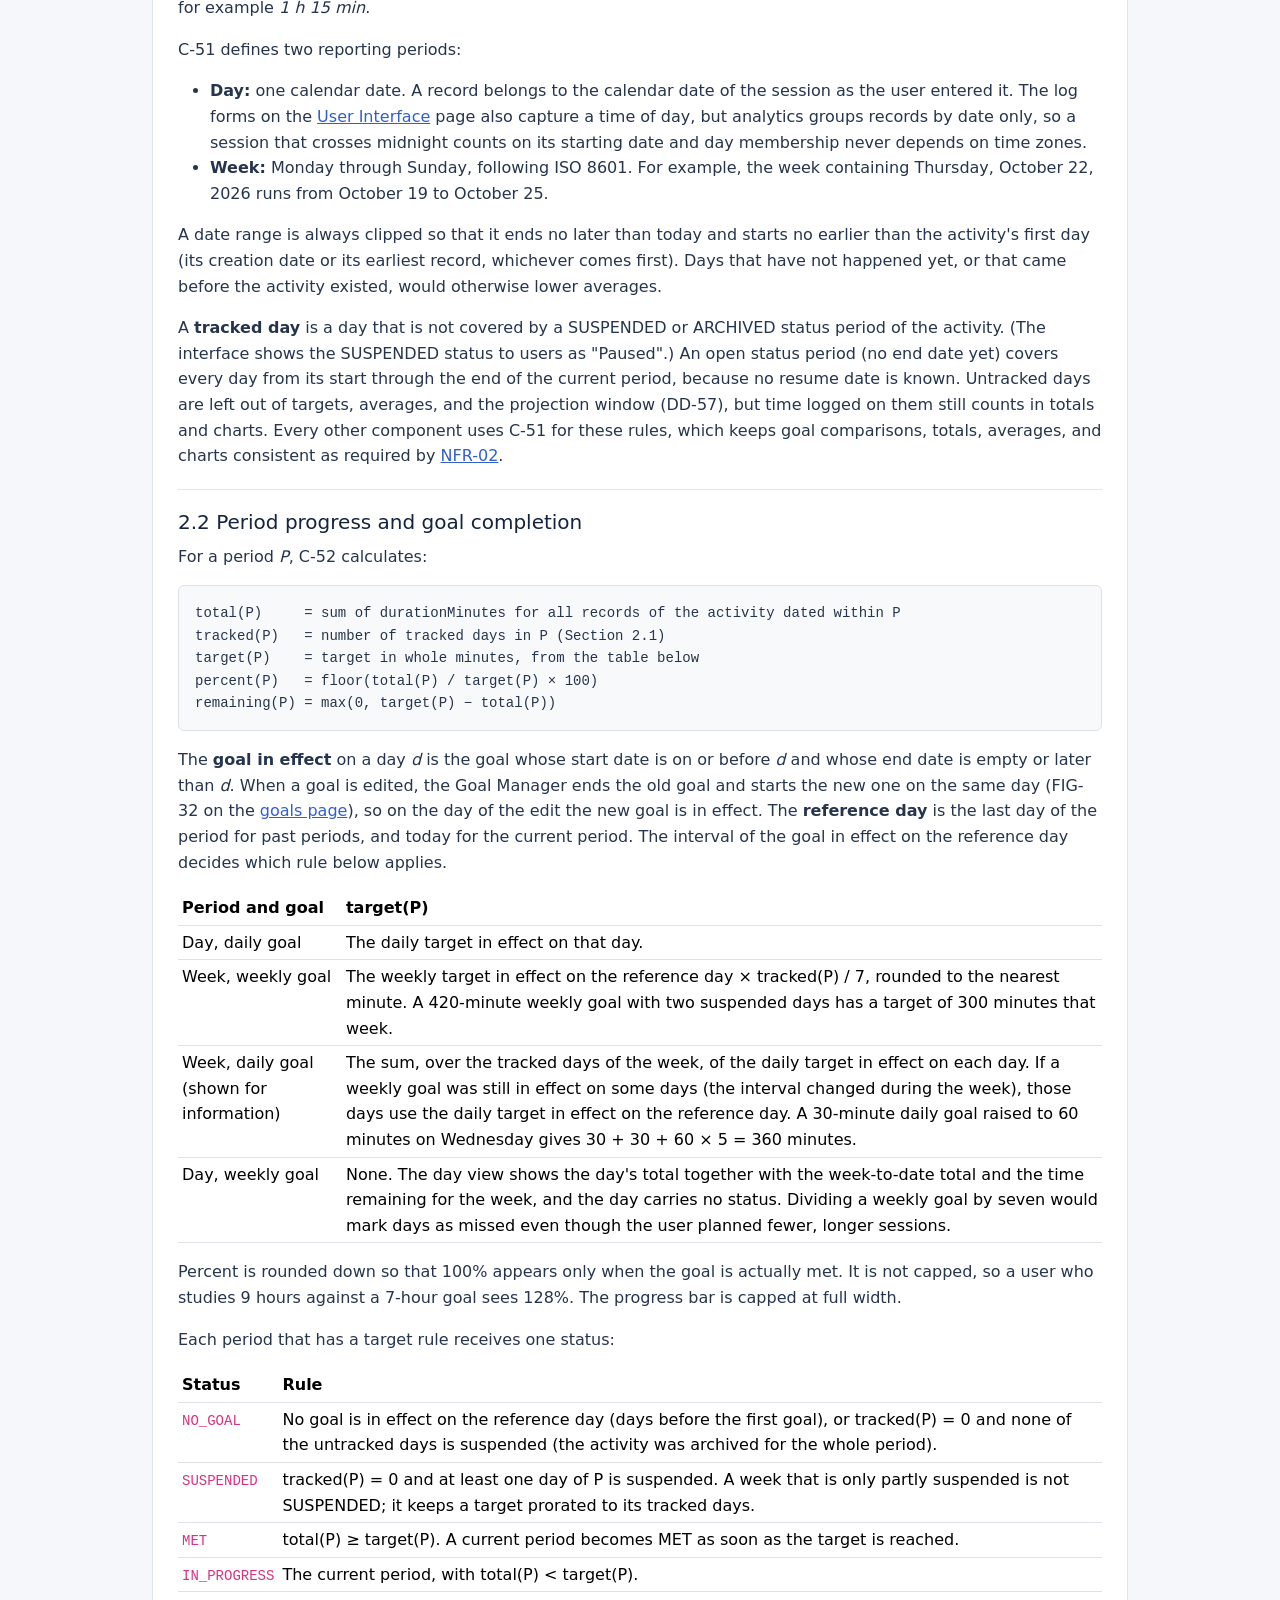
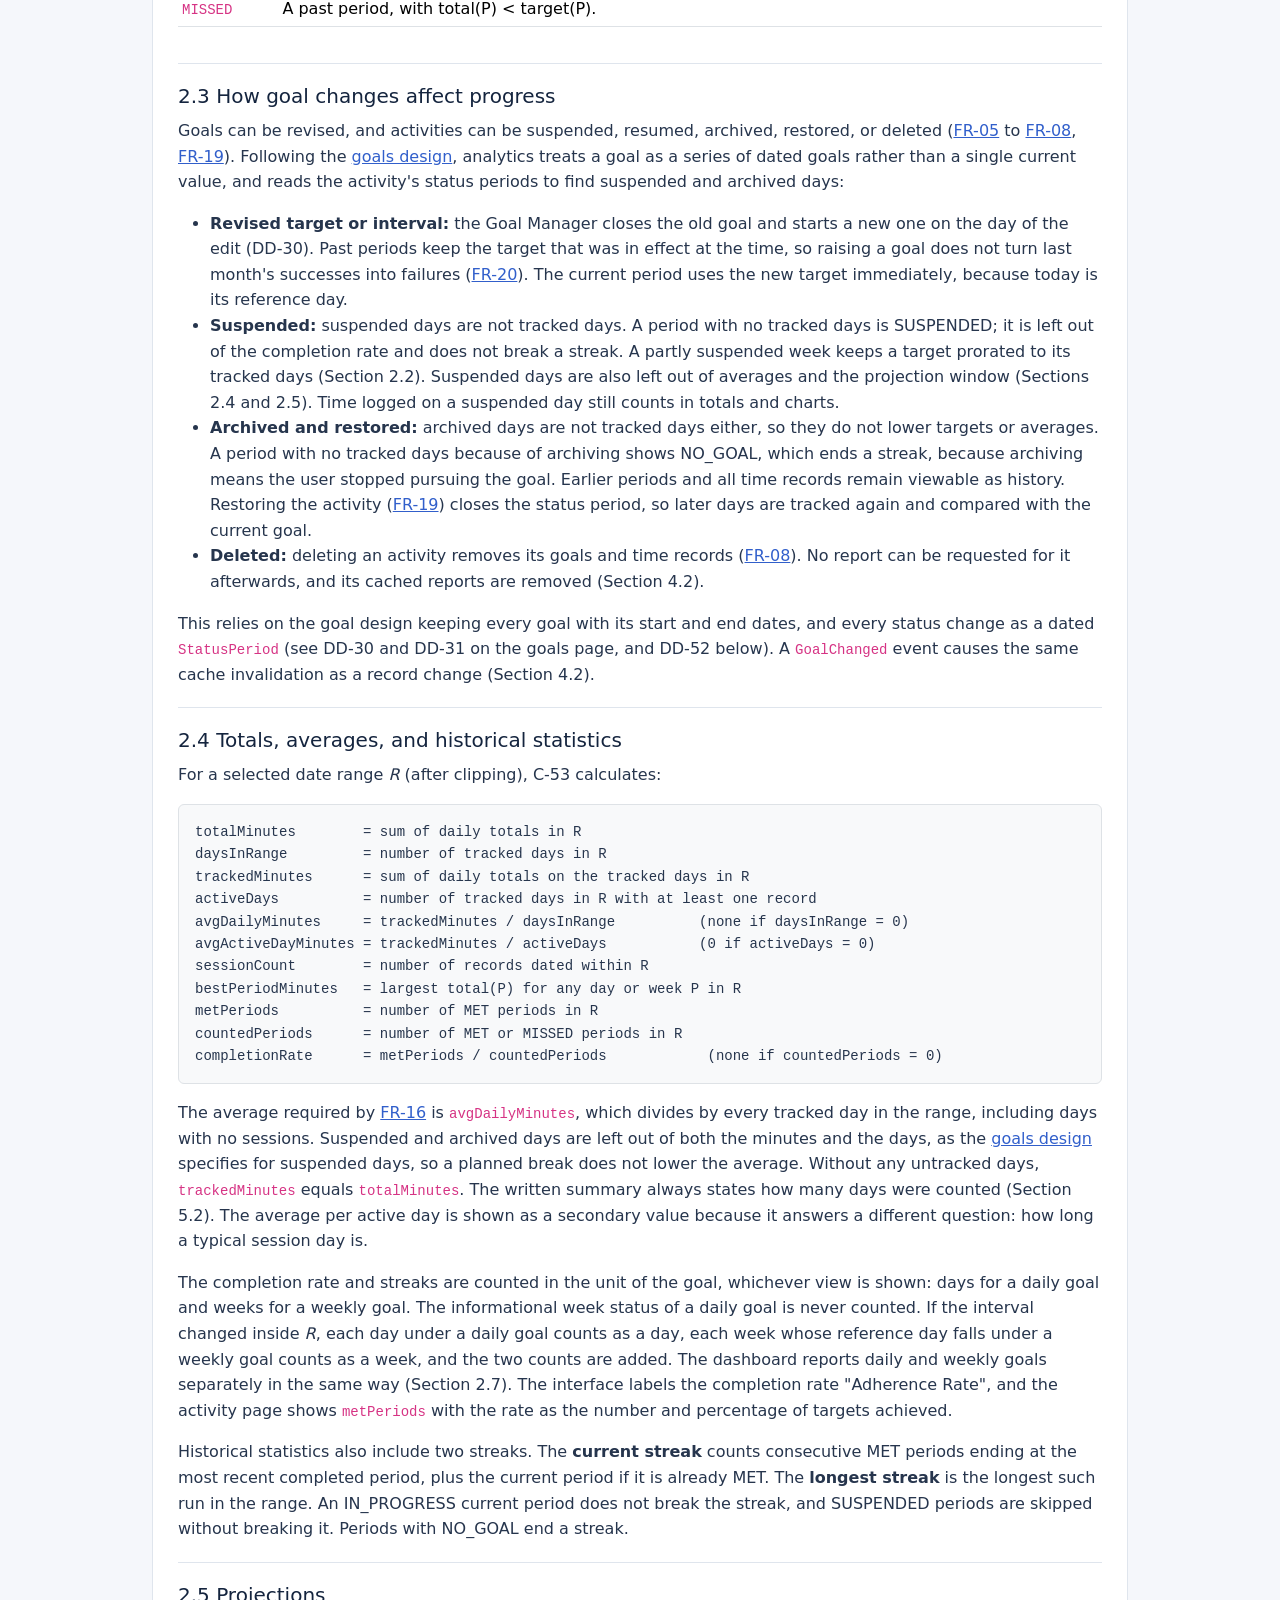
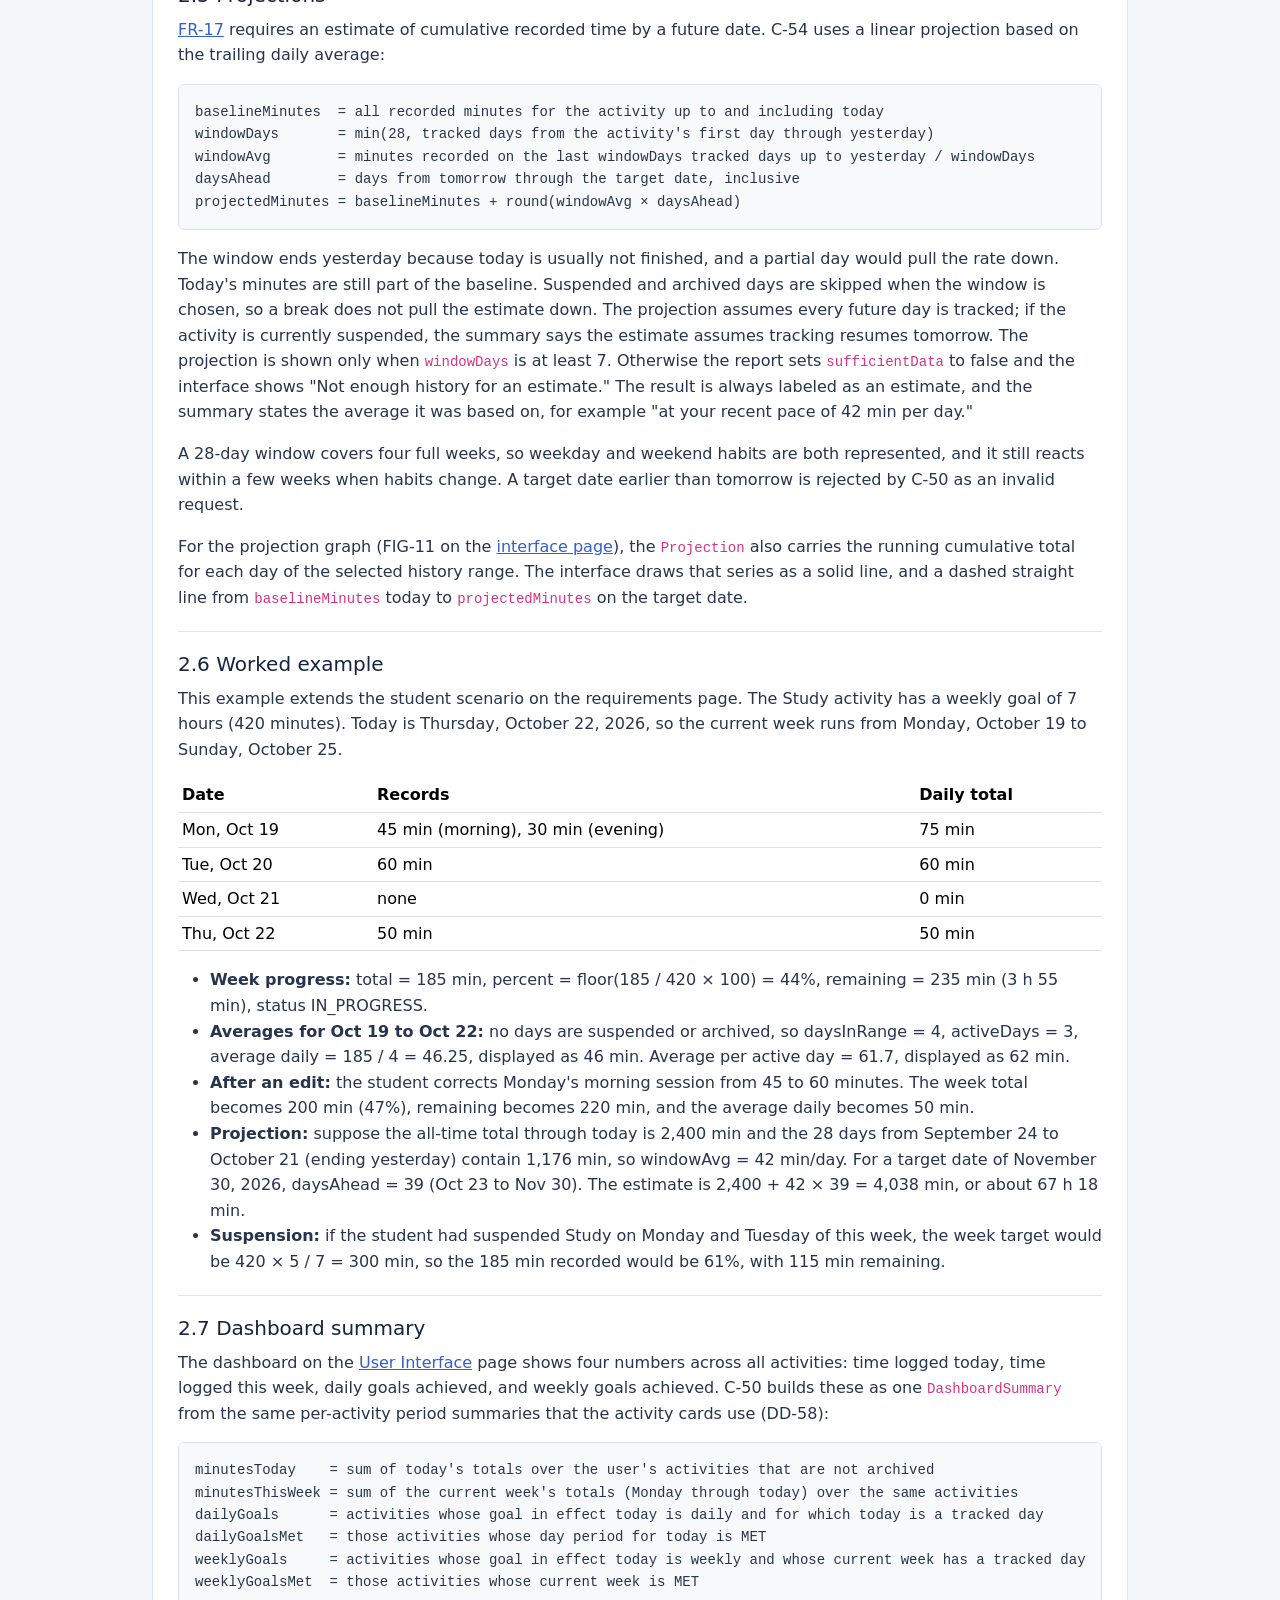
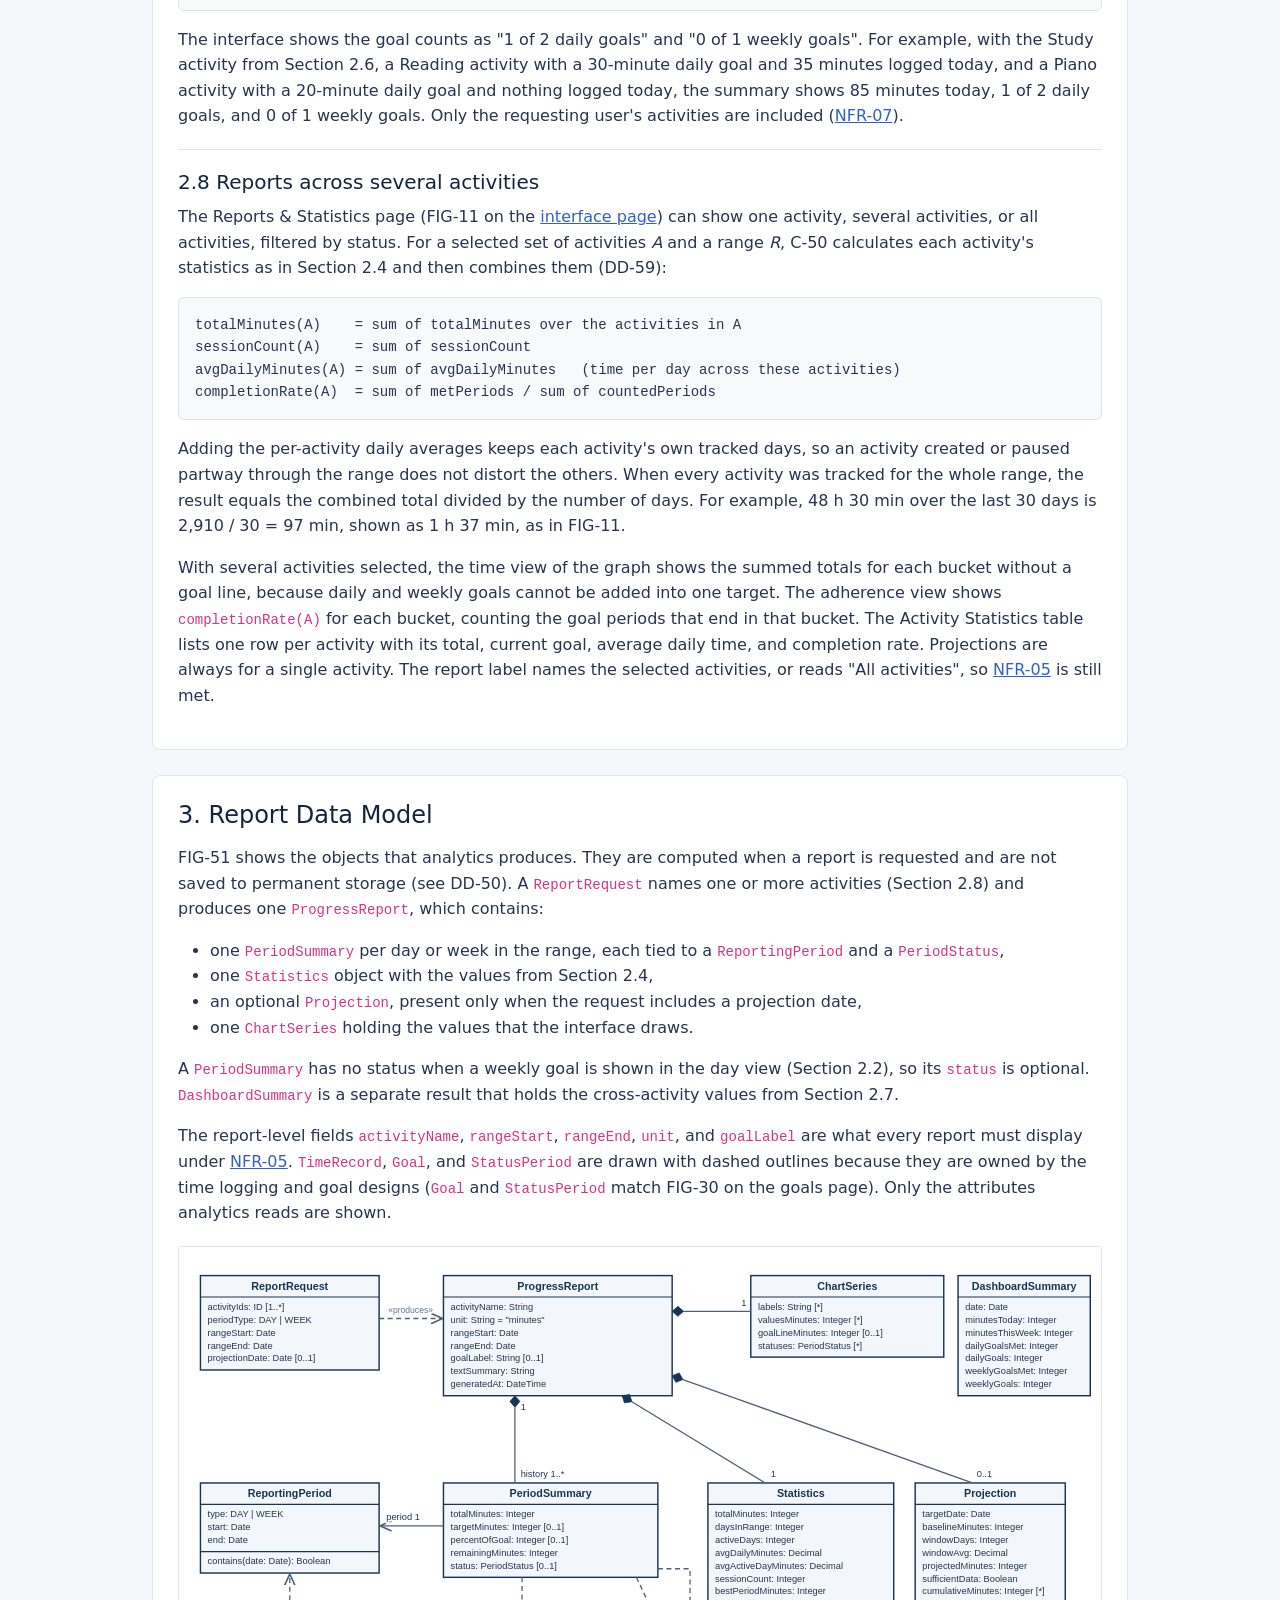
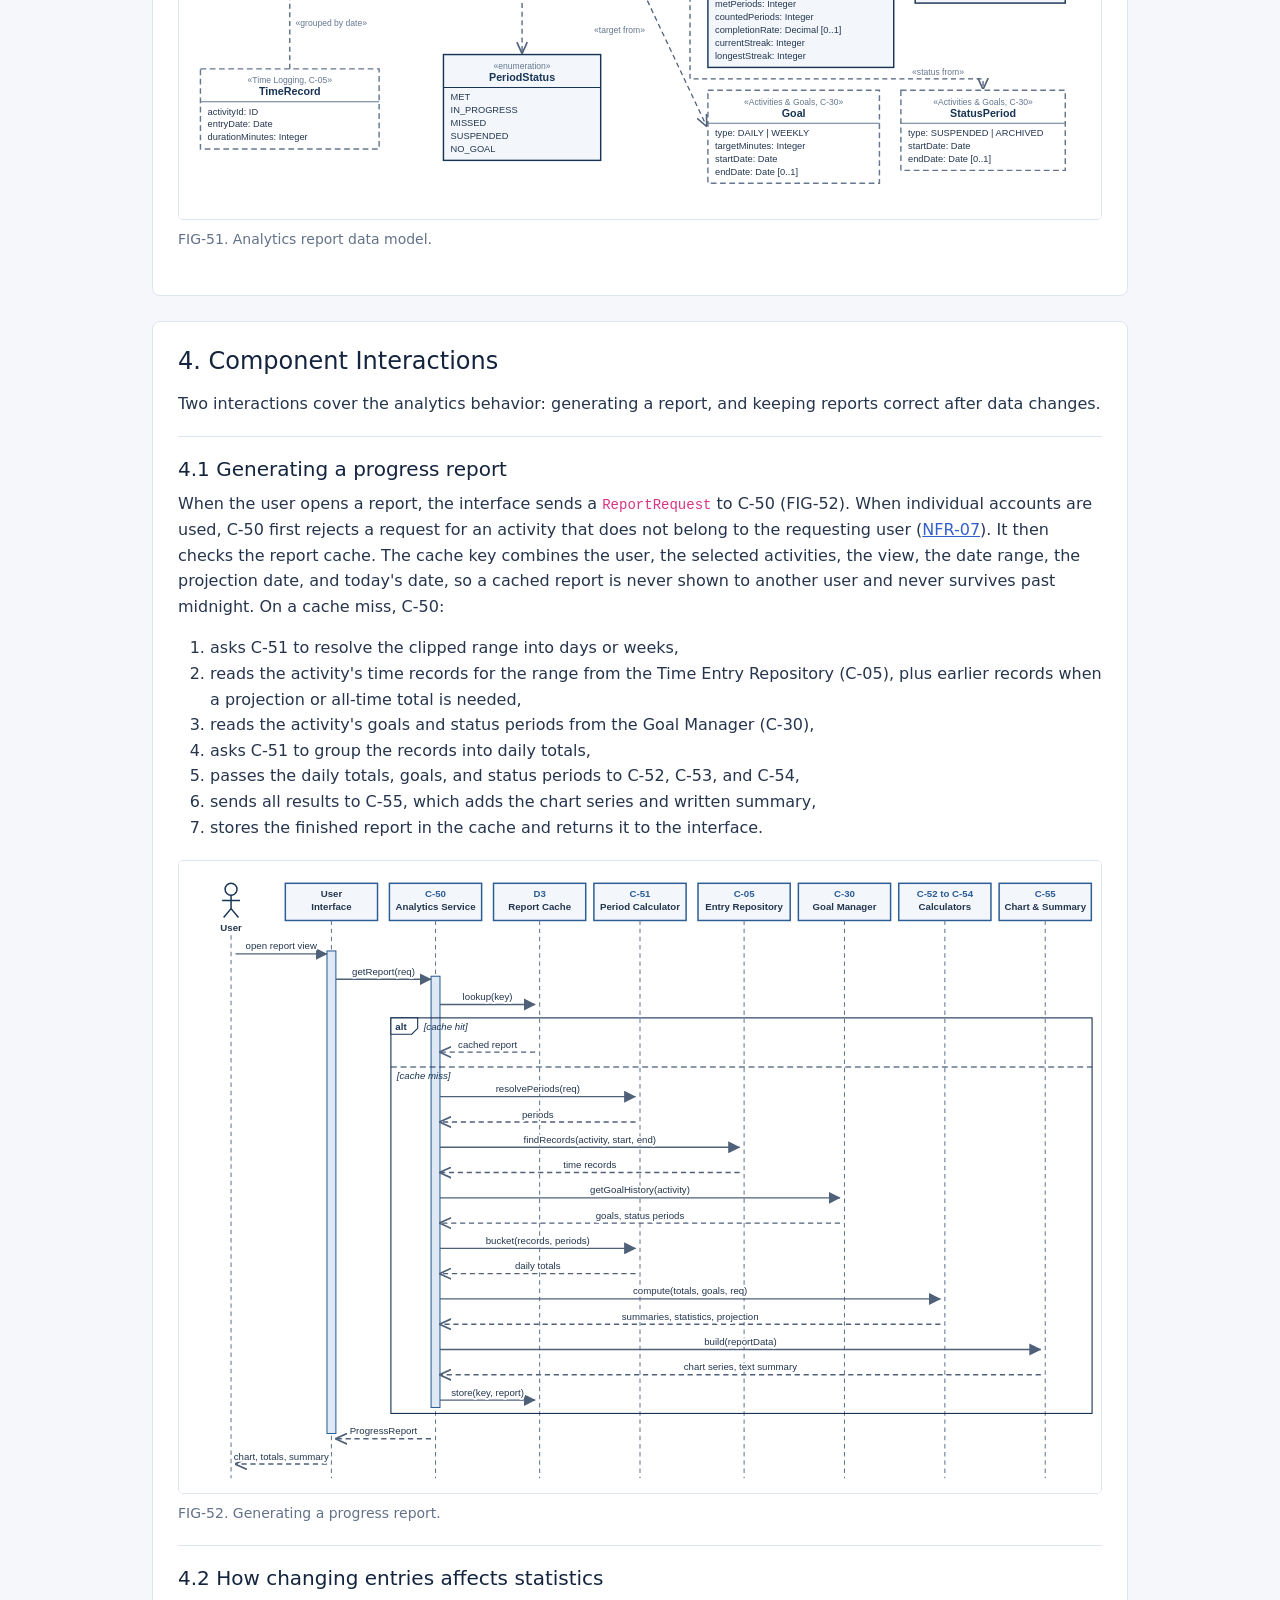
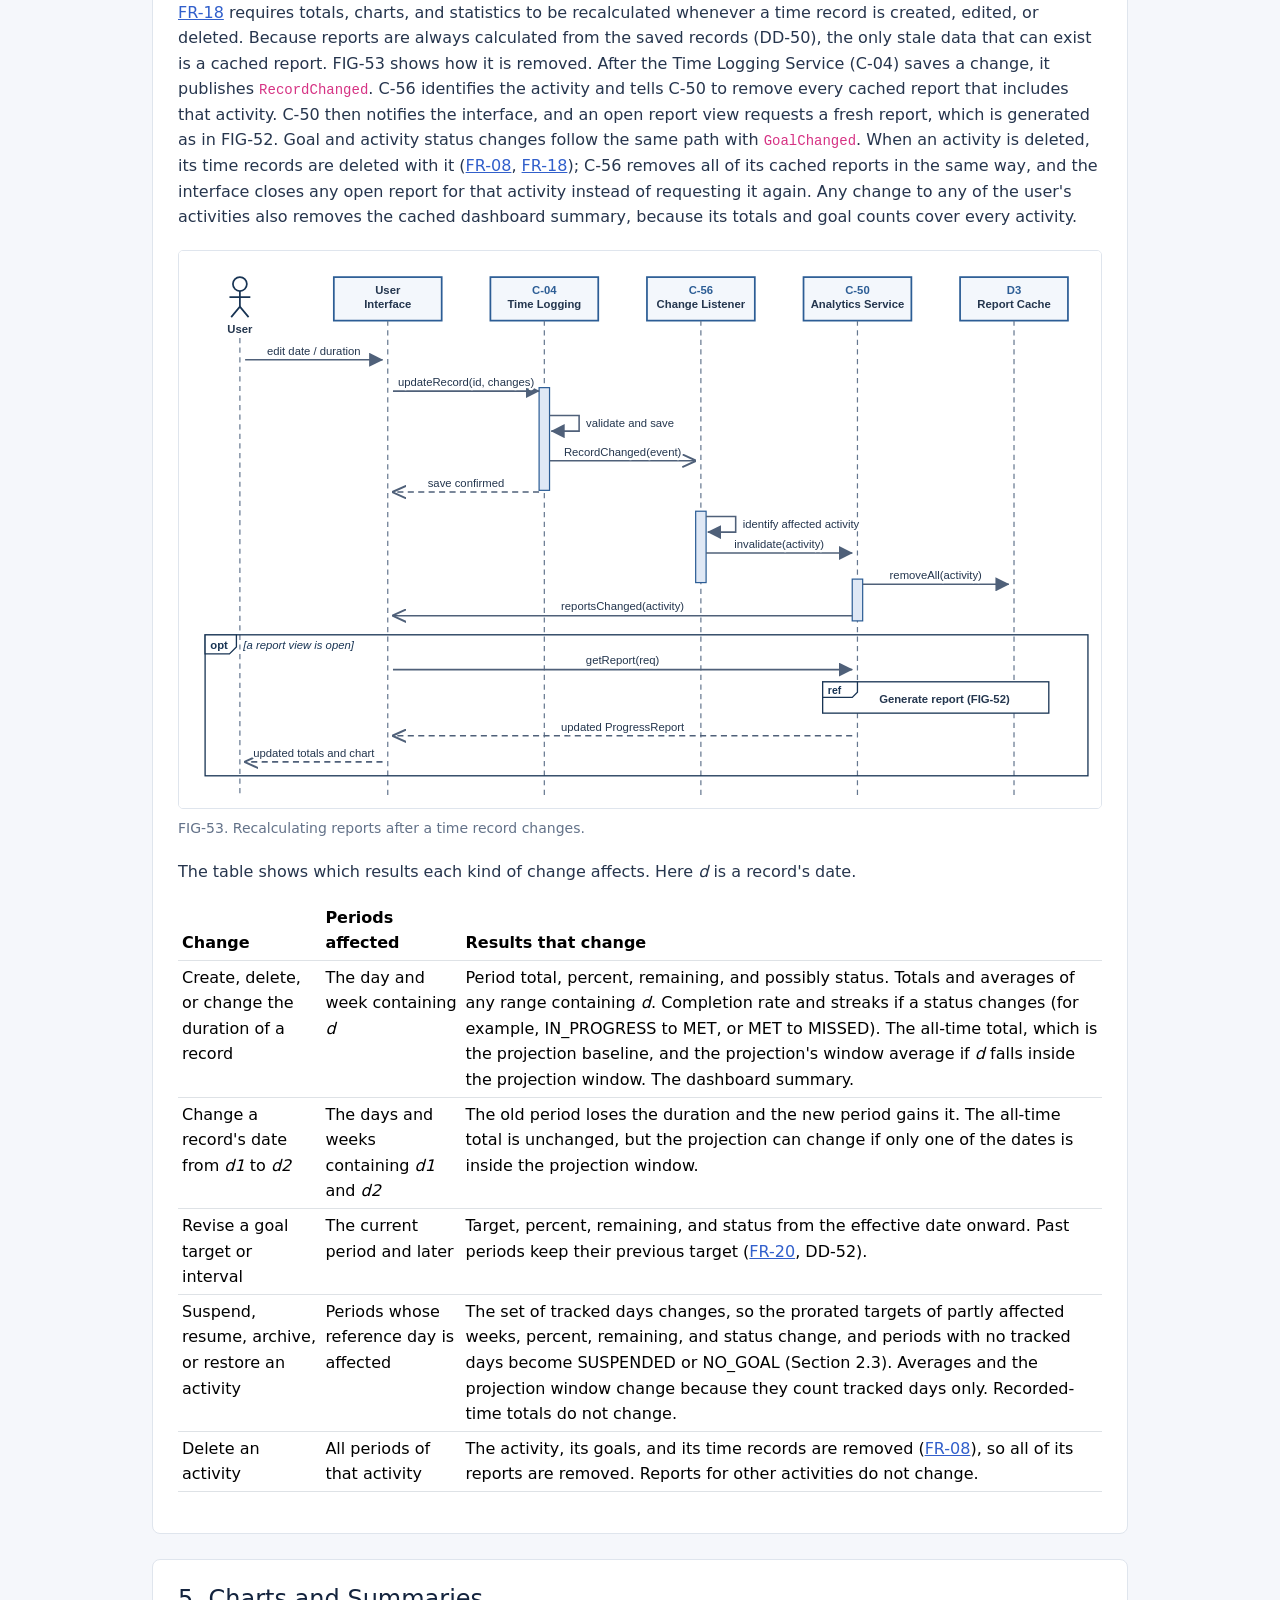
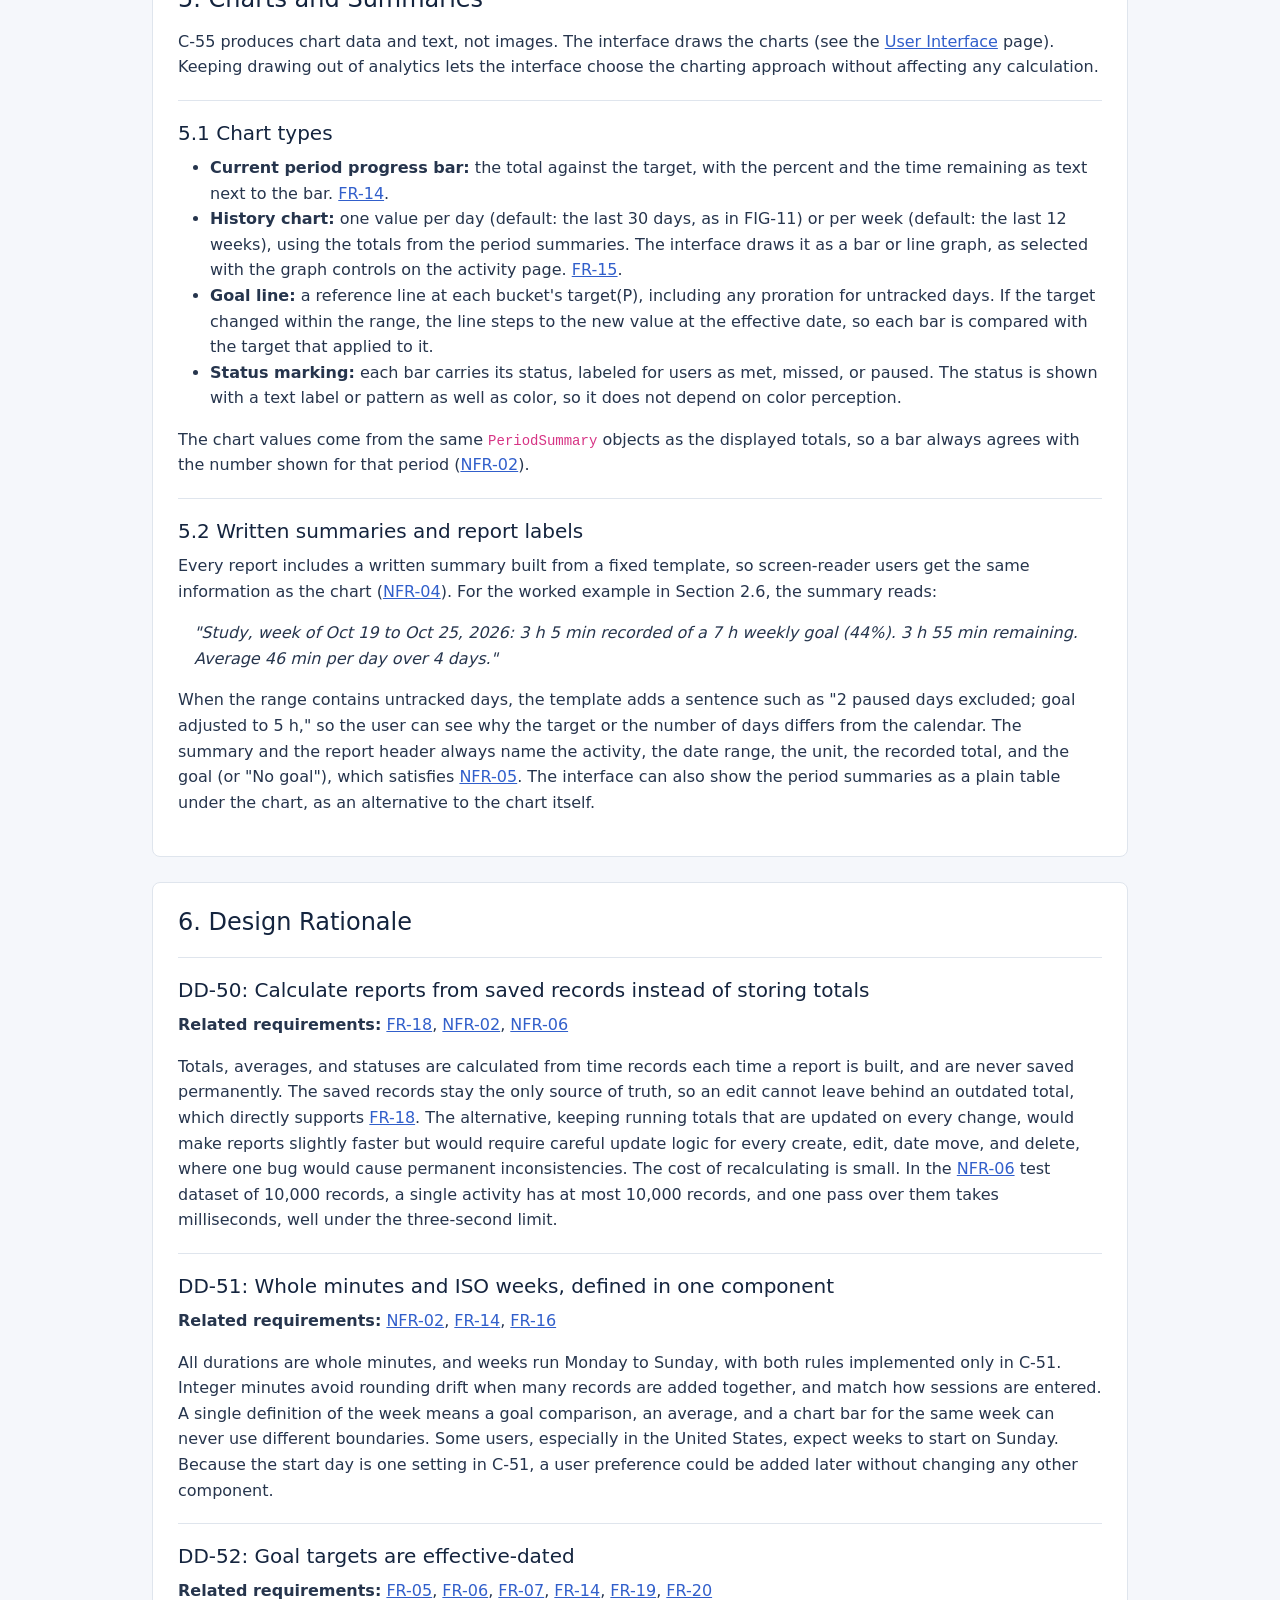
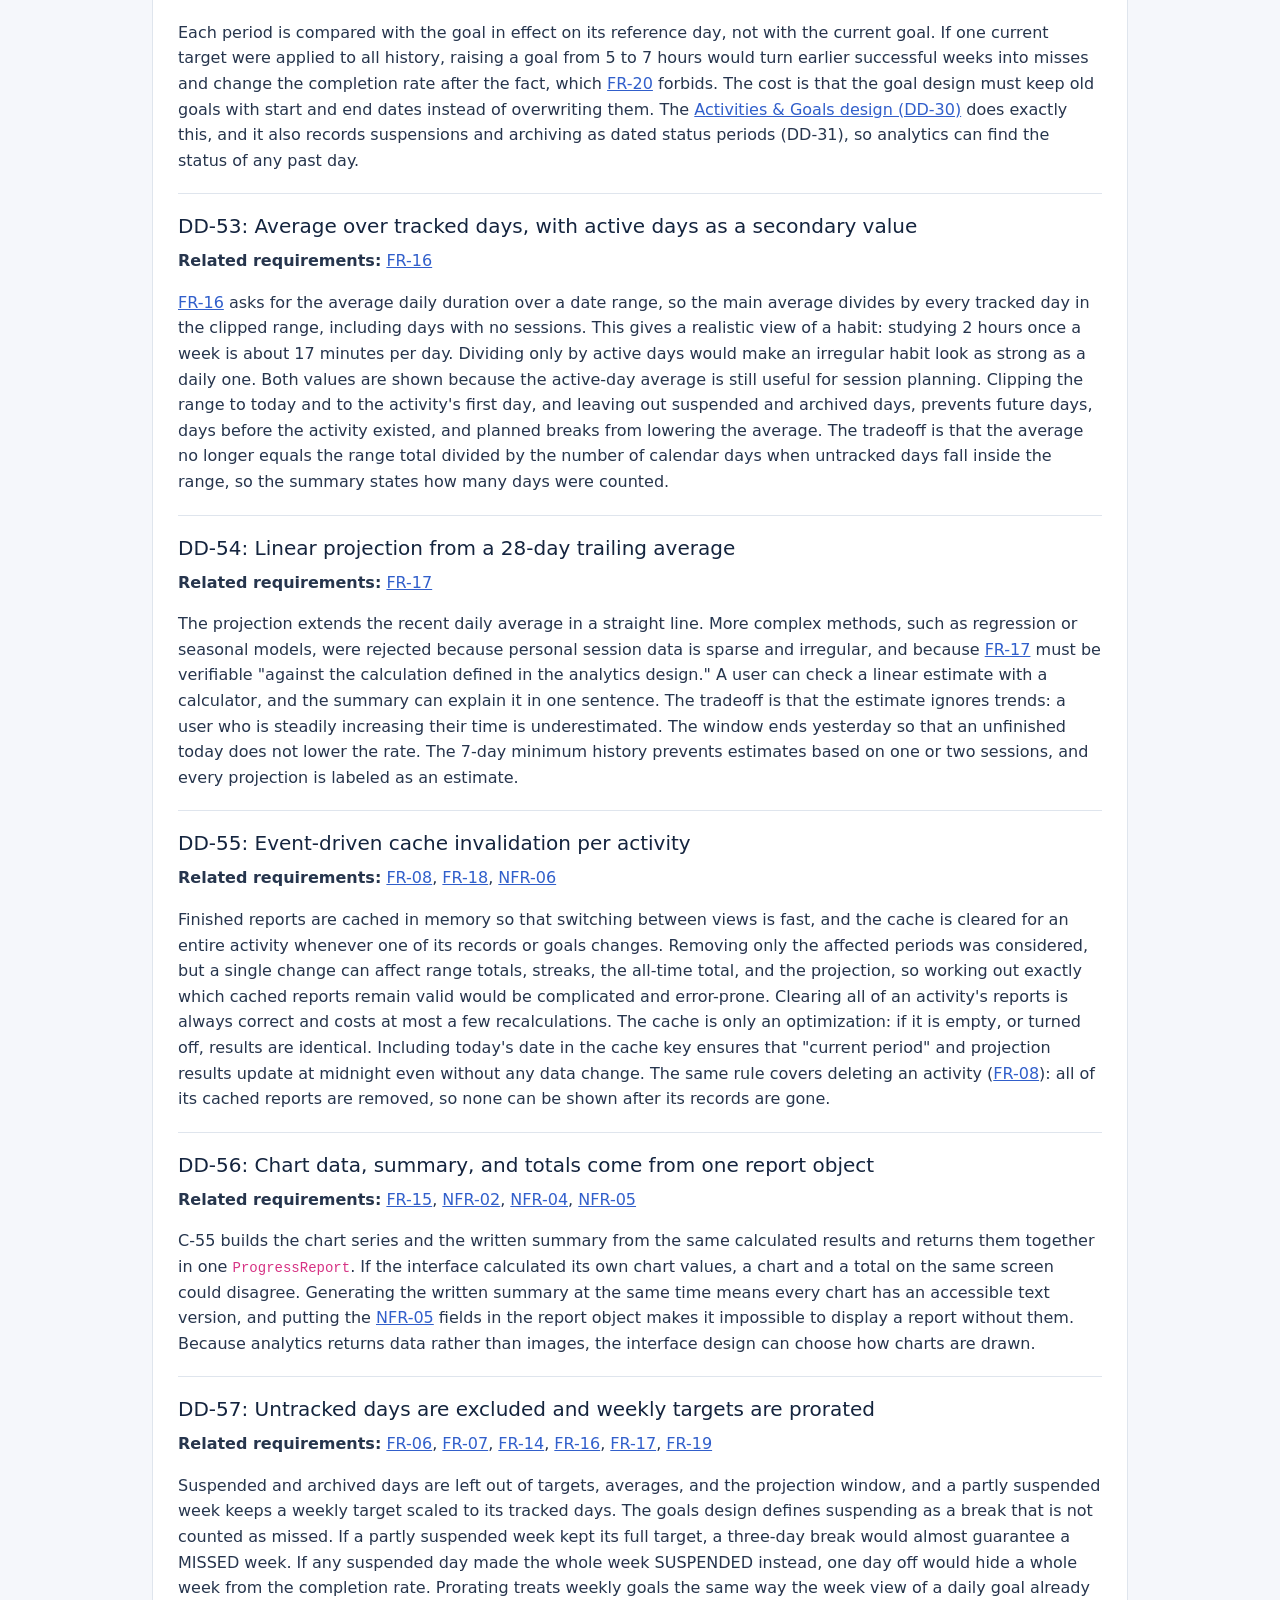
<file: analytics.html>
<!DOCTYPE html>
<html lang="en">
 <head>
  <meta charset="UTF-8">
  <meta name="viewport" content="width=device-width, initial-scale=1.0">
  <title>Analytics | TEMPO</title>
  <link href="https://cdn.jsdelivr.net/npm/bootstrap@5.3.8/dist/css/bootstrap.min.css" rel="stylesheet" integrity="sha384-sRIl4kxILFvY47J16cr9ZwB07vP4J8+LH7qKQnuqkuIAvNWLzeN8tE5YBujZqJLB" crossorigin="anonymous">
  <link rel="stylesheet" href="styles.css">
  <link rel="icon" type="image/png" href="images/metro.png">
 </head>
 <body>
  <header>
   <nav class="navbar navbar-expand-lg navbar-dark site-nav" aria-label="Main navigation">
    <div class="container-fluid px-lg-4">
     <a class="navbar-brand" href="index.html">TEMPO</a>
     <button class="navbar-toggler" type="button" data-bs-toggle="collapse" data-bs-target="#siteNavigation" aria-controls="siteNavigation" aria-expanded="false" aria-label="Toggle navigation">
      <span class="navbar-toggler-icon"></span>
     </button>
     <div class="collapse navbar-collapse" id="siteNavigation">
      <ul class="navbar-nav ms-auto gap-lg-1">
       <li class="nav-item">
        <a class="nav-link" href="architecture.html">Architecture</a>
       </li>
       <li class="nav-item">
        <a class="nav-link" href="goals.html">Activities &amp; Goals</a>
       </li>
       <li class="nav-item">
        <a class="nav-link" href="logging.html">Time Logging &amp; Storage</a>
       </li>
       <li class="nav-item">
        <a class="nav-link active" aria-current="page" href="analytics.html">Progress &amp; Analytics</a>
       </li>
       <li class="nav-item">
        <a class="nav-link" href="interface.html">User Interface</a>
       </li>
      </ul>
     </div>
    </div>
   </nav>
  </header>
  <main class="container docs-content py-4 py-md-5">
   <div class="page-heading">
    <h1 class="display-5 mb-3">Progress Tracking &amp; Analytics</h1>
    <p class="page-intro mb-0">This page explains how TEMPO turns saved time records and goals into progress totals, goal completion status, averages, historical statistics, projections, and charts. It defines the calculation rules, the components that perform them, and how reports stay correct when records or goals change.</p>
   </div>
   <section class="doc-section" id="overview">
    <h2>1. Analytics Overview</h2>
    <p>The analytics subsystem is read-only. It never creates or edits time records or goals. It reads them from the time logging and goal management components, calculates results, and returns a single report object that the user interface displays. The subsystem addresses <a class="text-nowrap" href="index.html#FR-14">FR-14</a> to <a class="text-nowrap" href="index.html#FR-18">FR-18</a> and <a class="text-nowrap" href="index.html#FR-20">FR-20</a>, reflects the effects of <a class="text-nowrap" href="index.html#FR-05">FR-05</a> to <a class="text-nowrap" href="index.html#FR-08">FR-08</a> and <a class="text-nowrap" href="index.html#FR-19">FR-19</a> on reports, and supports <a class="text-nowrap" href="index.html#NFR-02">NFR-02</a>, <a class="text-nowrap" href="index.html#NFR-04">NFR-04</a>, <a class="text-nowrap" href="index.html#NFR-05">NFR-05</a>, <a class="text-nowrap" href="index.html#NFR-06">NFR-06</a>, and <a class="text-nowrap" href="index.html#NFR-07">NFR-07</a> from the <a href="index.html#functional-requirements">requirements page</a>. </p>
    <section class="doc-subsection" id="components">
     <h3>1.1 Analytics components</h3>
     <p>The analytics work is split into seven components so that each calculation rule lives in exactly one place. Component numbers C-50 to C-56 are reserved for this page.</p>
     <div class="table-responsive">
      <table class="table table-sm align-top">
       <thead>
        <tr>
         <th scope="col">ID</th>
         <th scope="col">Component</th>
         <th scope="col">Responsibility</th>
         <th scope="col">Requirements</th>
        </tr>
       </thead>
       <tbody>
        <tr id="C-50">
         <td class="text-nowrap">C-50</td>
         <td>Analytics Service</td>
         <td>Single entry point for report requests. Validates the request, including that the activity belongs to the requesting user when accounts are used (<a class="text-nowrap" href="index.html#NFR-07">NFR-07</a>), checks the report cache, calls the other analytics components in order, and returns a <code>ProgressReport</code>. Also builds the cross-activity <code>DashboardSummary</code> (Section 2.7) and combined reports for several activities (Section 2.8). </td>
         <td class="text-nowrap">
          <a class="text-nowrap" href="index.html#FR-14">FR-14</a> to <a class="text-nowrap" href="index.html#FR-18">FR-18</a>, <a class="text-nowrap" href="index.html#NFR-06">NFR-06</a>, <a class="text-nowrap" href="index.html#NFR-07">NFR-07</a>
         </td>
        </tr>
        <tr id="C-51">
         <td class="text-nowrap">C-51</td>
         <td>Period Calculator</td>
         <td>Defines day and week boundaries, clips date ranges, identifies tracked days (days not suspended or archived), and groups time records into daily totals in minutes.</td>
         <td>
          <a class="text-nowrap" href="index.html#FR-06">FR-06</a>, <a class="text-nowrap" href="index.html#FR-07">FR-07</a>, <a class="text-nowrap" href="index.html#FR-14">FR-14</a>, <a class="text-nowrap" href="index.html#FR-16">FR-16</a>, <a class="text-nowrap" href="index.html#FR-17">FR-17</a>, <a class="text-nowrap" href="index.html#FR-19">FR-19</a>, <a class="text-nowrap" href="index.html#NFR-02">NFR-02</a>
         </td>
        </tr>
        <tr id="C-52">
         <td class="text-nowrap">C-52</td>
         <td>Progress Calculator</td>
         <td>Finds the goal in effect for each period, calculates the period target (prorated for untracked days), percent of goal, remaining time, and period status.</td>
         <td>
          <a class="text-nowrap" href="index.html#FR-05">FR-05</a> to <a class="text-nowrap" href="index.html#FR-07">FR-07</a>, <a class="text-nowrap" href="index.html#FR-14">FR-14</a>, <a class="text-nowrap" href="index.html#FR-19">FR-19</a>, <a class="text-nowrap" href="index.html#FR-20">FR-20</a>
         </td>
        </tr>
        <tr id="C-53">
         <td class="text-nowrap">C-53</td>
         <td>Statistics Calculator</td>
         <td>Calculates range totals, daily averages, best period, goal completion rate, and streaks.</td>
         <td>
          <a class="text-nowrap" href="index.html#FR-16">FR-16</a>
         </td>
        </tr>
        <tr id="C-54">
         <td class="text-nowrap">C-54</td>
         <td>Projection Engine</td>
         <td>Estimates cumulative time by a future date from the recent daily average.</td>
         <td>
          <a class="text-nowrap" href="index.html#FR-17">FR-17</a>
         </td>
        </tr>
        <tr id="C-55">
         <td class="text-nowrap">C-55</td>
         <td>Chart &amp; Summary Builder</td>
         <td>Builds chart data series, report labels, and the written summary from the calculated results.</td>
         <td>
          <a class="text-nowrap" href="index.html#FR-15">FR-15</a>, <a class="text-nowrap" href="index.html#NFR-02">NFR-02</a>, <a class="text-nowrap" href="index.html#NFR-04">NFR-04</a>, <a class="text-nowrap" href="index.html#NFR-05">NFR-05</a>
         </td>
        </tr>
        <tr id="C-56">
         <td class="text-nowrap">C-56</td>
         <td>Change Listener</td>
         <td>Receives record and goal change events, invalidates cached reports for the affected activity, and tells the user interface to refresh.</td>
         <td>
          <a class="text-nowrap" href="index.html#FR-05">FR-05</a> to <a class="text-nowrap" href="index.html#FR-08">FR-08</a>, <a class="text-nowrap" href="index.html#FR-18">FR-18</a>, <a class="text-nowrap" href="index.html#FR-19">FR-19</a>
         </td>
        </tr>
       </tbody>
      </table>
     </div>
    </section>
    <section class="doc-subsection" id="dependencies">
     <h3>1.2 External dependencies</h3>
     <p>Analytics depends on components designed on other pages. The table lists what this design expects from each one, so the pages can be checked against each other.</p>
     <div class="table-responsive">
      <table class="table table-sm align-top">
       <thead>
        <tr>
         <th scope="col">Component</th>
         <th scope="col">Design page</th>
         <th scope="col">What analytics needs</th>
        </tr>
       </thead>
       <tbody>
        <tr>
         <td>Time Logging Service (C-04) and Time Entry Repository (C-05)</td>
         <td>
          <a href="logging.html">Time Logging &amp; Storage</a>
         </td>
         <td>C-05 returns the records of an activity within a date range, with each record's <code>entryDate</code> and <code>durationMinutes</code> (whole minutes). C-04 publishes a <code>RecordChanged</code> event (activity, record, old date, new date) after every create, edit, or delete (see <a href="logging.html#calculations">logging page, Section 3.3</a>). </td>
        </tr>
        <tr>
         <td>Goal Manager (C-30)</td>
         <td>
          <a href="goals.html">Activities &amp; Goals</a>
         </td>
         <td>Return every goal of an activity (type, target in minutes, start date, and end date, where the current goal has no end date) and the activity's <code>StatusPeriod</code> records (SUSPENDED or ARCHIVED, with start and end dates). Publish a <code>GoalChanged</code> event after every goal revision, suspend, resume, archive, restore, or delete (see <a href="goals.html#analytics-interface">goals page, Section 3.1</a>). </td>
        </tr>
        <tr>
         <td>User Interface</td>
         <td>
          <a href="interface.html">User Interface</a>
         </td>
         <td>Send a report request (one activity, several activities, or all activities; day or week view; date range; optional projection date), and a dashboard summary request for the dashboard's progress summary. Draw the returned chart series, show the written summary, and request a new report when it receives <code>reportsChanged</code>. </td>
        </tr>
       </tbody>
      </table>
     </div>
    </section>
    <section class="doc-subsection" id="data-flow">
     <h3>1.3 Data flow</h3>
     <p>FIG-50 shows how data moves through the analytics components. A request from the user interface enters C-50, which obtains the time records from the Time Entry Repository (C-05) and the goals and status periods from the Goal Manager (C-30). C-50 passes the records and the requested range to C-51, which turns them into daily totals. C-52, C-53, and C-54 each work from those daily totals. C-52 also receives the goals and status periods, and it passes the period statuses to C-53 for the completion rate and streaks. C-55 combines all of the results into one report and returns it to C-50, which stores it in the report cache (D3) and sends it to the user interface. Separately, C-56 receives record and goal change events and tells C-50 which activity is affected. C-50 then invalidates the cache and sends a refresh notice to the user interface, so stale reports are never shown.</p>
     <p>The time logging components (C-04, C-05) and the Goal Manager are external entities because they belong to other subsystems, which own their data stores. Analytics reads their data only through C-50. The arrows show where data goes; the order of the calls that move it is shown in FIG-52 and FIG-53.</p>
     <figure id="FIG-50">
      <a href="images/analytics-dataflow.svg">
       <img src="images/analytics-dataflow.svg" width="1100" height="610" alt="FIG-50, data flow diagram of the analytics components C-50 to C-56, the Time Logging Service and Goal Manager, the report cache, and the user interface.">
      </a>
      <figcaption>FIG-50. Analytics data flow.</figcaption>
     </figure>
    </section>
   </section>
   <section class="doc-section" id="calculations">
    <h2>2. Calculation Rules</h2>
    <p>Each rule below is implemented by one component and is precise enough to check by hand, which is how <a class="text-nowrap" href="index.html#FR-14">FR-14</a>, <a class="text-nowrap" href="index.html#FR-16">FR-16</a>, and <a class="text-nowrap" href="index.html#FR-17">FR-17</a> are verified on the requirements page. </p>
    <section class="doc-subsection" id="units-periods">
     <h3>2.1 Units and reporting periods</h3>
     <p>All calculations use whole minutes, the same unit in which time records are stored. Averages are kept as decimals during calculation and rounded to the nearest minute only for display. Durations are shown as hours and minutes, for example <em>1 h 15 min</em>. </p>
     <p>C-51 defines two reporting periods:</p>
     <ul>
      <li>
       <strong>Day:</strong> one calendar date. A record belongs to the calendar date of the session as the user entered it. The log forms on the <a href="interface.html#log-time-modal">User Interface</a> page also capture a time of day, but analytics groups records by date only, so a session that crosses midnight counts on its starting date and day membership never depends on time zones.
      </li>
      <li>
       <strong>Week:</strong> Monday through Sunday, following ISO 8601. For example, the week containing Thursday, October 22, 2026 runs from October 19 to October 25.
      </li>
     </ul>
     <p>A date range is always clipped so that it ends no later than today and starts no earlier than the activity's first day (its creation date or its earliest record, whichever comes first). Days that have not happened yet, or that came before the activity existed, would otherwise lower averages.</p>
     <p>A <strong>tracked day</strong> is a day that is not covered by a SUSPENDED or ARCHIVED status period of the activity. (The interface shows the SUSPENDED status to users as "Paused".) An open status period (no end date yet) covers every day from its start through the end of the current period, because no resume date is known. Untracked days are left out of targets, averages, and the projection window (DD-57), but time logged on them still counts in totals and charts. Every other component uses C-51 for these rules, which keeps goal comparisons, totals, averages, and charts consistent as required by <a class="text-nowrap" href="index.html#NFR-02">NFR-02</a>. </p>
    </section>
    <section class="doc-subsection" id="progress">
     <h3>2.2 Period progress and goal completion</h3>
     <p>For a period <em>P</em>, C-52 calculates: </p>
     <pre class="bg-light border rounded p-3 small"><code>total(P)     = sum of durationMinutes for all records of the activity dated within P
tracked(P)   = number of tracked days in P (Section 2.1)
target(P)    = target in whole minutes, from the table below
percent(P)   = floor(total(P) / target(P) &times; 100)
remaining(P) = max(0, target(P) &minus; total(P))</code></pre>
     <p>The <strong>goal in effect</strong> on a day <em>d</em> is the goal whose start date is on or before <em>d</em> and whose end date is empty or later than <em>d</em>. When a goal is edited, the Goal Manager ends the old goal and starts the new one on the same day (FIG-32 on the <a href="goals.html#interactions">goals page</a>), so on the day of the edit the new goal is in effect. The <strong>reference day</strong> is the last day of the period for past periods, and today for the current period. The interval of the goal in effect on the reference day decides which rule below applies. </p>
     <div class="table-responsive">
      <table class="table table-sm align-top">
       <thead>
        <tr>
         <th scope="col">Period and goal</th>
         <th scope="col">target(P)</th>
        </tr>
       </thead>
       <tbody>
        <tr>
         <td>Day, daily goal</td>
         <td>The daily target in effect on that day.</td>
        </tr>
        <tr>
         <td>Week, weekly goal</td>
         <td>The weekly target in effect on the reference day &times; tracked(P) / 7, rounded to the nearest minute. A 420-minute weekly goal with two suspended days has a target of 300 minutes that week.</td>
        </tr>
        <tr>
         <td>Week, daily goal (shown for information)</td>
         <td>The sum, over the tracked days of the week, of the daily target in effect on each day. If a weekly goal was still in effect on some days (the interval changed during the week), those days use the daily target in effect on the reference day. A 30-minute daily goal raised to 60 minutes on Wednesday gives 30 + 30 + 60 &times; 5 = 360 minutes.</td>
        </tr>
        <tr>
         <td>Day, weekly goal</td>
         <td>None. The day view shows the day's total together with the week-to-date total and the time remaining for the week, and the day carries no status. Dividing a weekly goal by seven would mark days as missed even though the user planned fewer, longer sessions.</td>
        </tr>
       </tbody>
      </table>
     </div>
     <p>Percent is rounded down so that 100% appears only when the goal is actually met. It is not capped, so a user who studies 9 hours against a 7-hour goal sees 128%. The progress bar is capped at full width.</p>
     <p>Each period that has a target rule receives one status:</p>
     <div class="table-responsive">
      <table class="table table-sm align-top">
       <thead>
        <tr>
         <th scope="col">Status</th>
         <th scope="col">Rule</th>
        </tr>
       </thead>
       <tbody>
        <tr>
         <td>
          <code>NO_GOAL</code>
         </td>
         <td>No goal is in effect on the reference day (days before the first goal), or tracked(P) = 0 and none of the untracked days is suspended (the activity was archived for the whole period).</td>
        </tr>
        <tr>
         <td>
          <code>SUSPENDED</code>
         </td>
         <td>tracked(P) = 0 and at least one day of P is suspended. A week that is only partly suspended is not SUSPENDED; it keeps a target prorated to its tracked days.</td>
        </tr>
        <tr>
         <td>
          <code>MET</code>
         </td>
         <td>total(P) &ge; target(P). A current period becomes MET as soon as the target is reached.</td>
        </tr>
        <tr>
         <td>
          <code>IN_PROGRESS</code>
         </td>
         <td>The current period, with total(P) &lt; target(P).</td>
        </tr>
        <tr>
         <td>
          <code>MISSED</code>
         </td>
         <td>A past period, with total(P) &lt; target(P).</td>
        </tr>
       </tbody>
      </table>
     </div>
    </section>
    <section class="doc-subsection" id="goal-changes">
     <h3>2.3 How goal changes affect progress</h3>
     <p>Goals can be revised, and activities can be suspended, resumed, archived, restored, or deleted (<a class="text-nowrap" href="index.html#FR-05">FR-05</a> to <a class="text-nowrap" href="index.html#FR-08">FR-08</a>, <a class="text-nowrap" href="index.html#FR-19">FR-19</a>). Following the <a href="goals.html#modifications">goals design</a>, analytics treats a goal as a series of dated goals rather than a single current value, and reads the activity's status periods to find suspended and archived days: </p>
     <ul>
      <li>
       <strong>Revised target or interval:</strong> the Goal Manager closes the old goal and starts a new one on the day of the edit (DD-30). Past periods keep the target that was in effect at the time, so raising a goal does not turn last month's successes into failures (<a class="text-nowrap" href="index.html#FR-20">FR-20</a>). The current period uses the new target immediately, because today is its reference day.
      </li>
      <li>
       <strong>Suspended:</strong> suspended days are not tracked days. A period with no tracked days is SUSPENDED; it is left out of the completion rate and does not break a streak. A partly suspended week keeps a target prorated to its tracked days (Section 2.2). Suspended days are also left out of averages and the projection window (Sections 2.4 and 2.5). Time logged on a suspended day still counts in totals and charts.
      </li>
      <li>
       <strong>Archived and restored:</strong> archived days are not tracked days either, so they do not lower targets or averages. A period with no tracked days because of archiving shows NO_GOAL, which ends a streak, because archiving means the user stopped pursuing the goal. Earlier periods and all time records remain viewable as history. Restoring the activity (<a class="text-nowrap" href="index.html#FR-19">FR-19</a>) closes the status period, so later days are tracked again and compared with the current goal.
      </li>
      <li>
       <strong>Deleted:</strong> deleting an activity removes its goals and time records (<a class="text-nowrap" href="index.html#FR-08">FR-08</a>). No report can be requested for it afterwards, and its cached reports are removed (Section 4.2).
      </li>
     </ul>
     <p>This relies on the goal design keeping every goal with its start and end dates, and every status change as a dated <code>StatusPeriod</code> (see DD-30 and DD-31 on the goals page, and DD-52 below). A <code>GoalChanged</code> event causes the same cache invalidation as a record change (Section 4.2). </p>
    </section>
    <section class="doc-subsection" id="statistics">
     <h3>2.4 Totals, averages, and historical statistics</h3>
     <p>For a selected date range <em>R</em> (after clipping), C-53 calculates: </p>
     <pre class="bg-light border rounded p-3 small"><code>totalMinutes        = sum of daily totals in R
daysInRange         = number of tracked days in R
trackedMinutes      = sum of daily totals on the tracked days in R
activeDays          = number of tracked days in R with at least one record
avgDailyMinutes     = trackedMinutes / daysInRange          (none if daysInRange = 0)
avgActiveDayMinutes = trackedMinutes / activeDays           (0 if activeDays = 0)
sessionCount        = number of records dated within R
bestPeriodMinutes   = largest total(P) for any day or week P in R
metPeriods          = number of MET periods in R
countedPeriods      = number of MET or MISSED periods in R
completionRate      = metPeriods / countedPeriods            (none if countedPeriods = 0)</code></pre>
     <p>The average required by <a class="text-nowrap" href="index.html#FR-16">FR-16</a> is <code>avgDailyMinutes</code>, which divides by every tracked day in the range, including days with no sessions. Suspended and archived days are left out of both the minutes and the days, as the <a href="goals.html#lifecycle">goals design</a> specifies for suspended days, so a planned break does not lower the average. Without any untracked days, <code>trackedMinutes</code> equals <code>totalMinutes</code>. The written summary always states how many days were counted (Section 5.2). The average per active day is shown as a secondary value because it answers a different question: how long a typical session day is. </p>
     <p>The completion rate and streaks are counted in the unit of the goal, whichever view is shown: days for a daily goal and weeks for a weekly goal. The informational week status of a daily goal is never counted. If the interval changed inside <em>R</em>, each day under a daily goal counts as a day, each week whose reference day falls under a weekly goal counts as a week, and the two counts are added. The dashboard reports daily and weekly goals separately in the same way (Section 2.7). The interface labels the completion rate "Adherence Rate", and the activity page shows <code>metPeriods</code> with the rate as the number and percentage of targets achieved. </p>
     <p>Historical statistics also include two streaks. The <strong>current streak</strong> counts consecutive MET periods ending at the most recent completed period, plus the current period if it is already MET. The <strong>longest streak</strong> is the longest such run in the range. An IN_PROGRESS current period does not break the streak, and SUSPENDED periods are skipped without breaking it. Periods with NO_GOAL end a streak. </p>
    </section>
    <section class="doc-subsection" id="projection">
     <h3>2.5 Projections</h3>
     <p>
      <a class="text-nowrap" href="index.html#FR-17">FR-17</a> requires an estimate of cumulative recorded time by a future date. C-54 uses a linear projection based on the trailing daily average:
     </p>
     <pre class="bg-light border rounded p-3 small"><code>baselineMinutes  = all recorded minutes for the activity up to and including today
windowDays       = min(28, tracked days from the activity's first day through yesterday)
windowAvg        = minutes recorded on the last windowDays tracked days up to yesterday / windowDays
daysAhead        = days from tomorrow through the target date, inclusive
projectedMinutes = baselineMinutes + round(windowAvg &times; daysAhead)</code></pre>
     <p>The window ends yesterday because today is usually not finished, and a partial day would pull the rate down. Today's minutes are still part of the baseline. Suspended and archived days are skipped when the window is chosen, so a break does not pull the estimate down. The projection assumes every future day is tracked; if the activity is currently suspended, the summary says the estimate assumes tracking resumes tomorrow. The projection is shown only when <code>windowDays</code> is at least 7. Otherwise the report sets <code>sufficientData</code> to false and the interface shows "Not enough history for an estimate." The result is always labeled as an estimate, and the summary states the average it was based on, for example "at your recent pace of 42 min per day." </p>
     <p>A 28-day window covers four full weeks, so weekday and weekend habits are both represented, and it still reacts within a few weeks when habits change. A target date earlier than tomorrow is rejected by C-50 as an invalid request.</p>
     <p>For the projection graph (FIG-11 on the <a href="interface.html#reports-statistics">interface page</a>), the <code>Projection</code> also carries the running cumulative total for each day of the selected history range. The interface draws that series as a solid line, and a dashed straight line from <code>baselineMinutes</code> today to <code>projectedMinutes</code> on the target date.</p>
    </section>
    <section class="doc-subsection" id="worked-example">
     <h3>2.6 Worked example</h3>
     <p>This example extends the student scenario on the requirements page. The Study activity has a weekly goal of 7 hours (420 minutes). Today is Thursday, October 22, 2026, so the current week runs from Monday, October 19 to Sunday, October 25.</p>
     <div class="table-responsive">
      <table class="table table-sm align-top">
       <thead>
        <tr>
         <th scope="col">Date</th>
         <th scope="col">Records</th>
         <th scope="col">Daily total</th>
        </tr>
       </thead>
       <tbody>
        <tr>
         <td>Mon, Oct 19</td>
         <td>45 min (morning), 30 min (evening)</td>
         <td>75 min</td>
        </tr>
        <tr>
         <td>Tue, Oct 20</td>
         <td>60 min</td>
         <td>60 min</td>
        </tr>
        <tr>
         <td>Wed, Oct 21</td>
         <td>none</td>
         <td>0 min</td>
        </tr>
        <tr>
         <td>Thu, Oct 22</td>
         <td>50 min</td>
         <td>50 min</td>
        </tr>
       </tbody>
      </table>
     </div>
     <ul>
      <li>
       <strong>Week progress:</strong> total = 185 min, percent = floor(185 / 420 &times; 100) = 44%, remaining = 235 min (3 h 55 min), status IN_PROGRESS.
      </li>
      <li>
       <strong>Averages for Oct 19 to Oct 22:</strong> no days are suspended or archived, so daysInRange = 4, activeDays = 3, average daily = 185 / 4 = 46.25, displayed as 46 min. Average per active day = 61.7, displayed as 62 min.
      </li>
      <li>
       <strong>After an edit:</strong> the student corrects Monday's morning session from 45 to 60 minutes. The week total becomes 200 min (47%), remaining becomes 220 min, and the average daily becomes 50 min.
      </li>
      <li>
       <strong>Projection:</strong> suppose the all-time total through today is 2,400 min and the 28 days from September 24 to October 21 (ending yesterday) contain 1,176 min, so windowAvg = 42 min/day. For a target date of November 30, 2026, daysAhead = 39 (Oct 23 to Nov 30). The estimate is 2,400 + 42 &times; 39 = 4,038 min, or about 67 h 18 min.
      </li>
      <li>
       <strong>Suspension:</strong> if the student had suspended Study on Monday and Tuesday of this week, the week target would be 420 &times; 5 / 7 = 300 min, so the 185 min recorded would be 61%, with 115 min remaining.
      </li>
     </ul>
    </section>
    <section class="doc-subsection" id="dashboard-summary">
     <h3>2.7 Dashboard summary</h3>
     <p>The dashboard on the <a href="interface.html#dashboard">User Interface</a> page shows four numbers across all activities: time logged today, time logged this week, daily goals achieved, and weekly goals achieved. C-50 builds these as one <code>DashboardSummary</code> from the same per-activity period summaries that the activity cards use (DD-58): </p>
     <pre class="bg-light border rounded p-3 small"><code>minutesToday    = sum of today's totals over the user's activities that are not archived
minutesThisWeek = sum of the current week's totals (Monday through today) over the same activities
dailyGoals      = activities whose goal in effect today is daily and for which today is a tracked day
dailyGoalsMet   = those activities whose day period for today is MET
weeklyGoals     = activities whose goal in effect today is weekly and whose current week has a tracked day
weeklyGoalsMet  = those activities whose current week is MET</code></pre>
     <p>The interface shows the goal counts as "1 of 2 daily goals" and "0 of 1 weekly goals". For example, with the Study activity from Section 2.6, a Reading activity with a 30-minute daily goal and 35 minutes logged today, and a Piano activity with a 20-minute daily goal and nothing logged today, the summary shows 85 minutes today, 1 of 2 daily goals, and 0 of 1 weekly goals. Only the requesting user's activities are included (<a class="text-nowrap" href="index.html#NFR-07">NFR-07</a>). </p>
    </section>
    <section class="doc-subsection" id="combined-reports">
     <h3>2.8 Reports across several activities</h3>
     <p>The Reports &amp; Statistics page (FIG-11 on the <a href="interface.html#reports-statistics">interface page</a>) can show one activity, several activities, or all activities, filtered by status. For a selected set of activities <em>A</em> and a range <em>R</em>, C-50 calculates each activity's statistics as in Section 2.4 and then combines them (DD-59):</p>
     <pre class="bg-light border rounded p-3 small"><code>totalMinutes(A)    = sum of totalMinutes over the activities in A
sessionCount(A)    = sum of sessionCount
avgDailyMinutes(A) = sum of avgDailyMinutes   (time per day across these activities)
completionRate(A)  = sum of metPeriods / sum of countedPeriods</code></pre>
     <p>Adding the per-activity daily averages keeps each activity's own tracked days, so an activity created or paused partway through the range does not distort the others. When every activity was tracked for the whole range, the result equals the combined total divided by the number of days. For example, 48 h 30 min over the last 30 days is 2,910 / 30 = 97 min, shown as 1 h 37 min, as in FIG-11.</p>
     <p>With several activities selected, the time view of the graph shows the summed totals for each bucket without a goal line, because daily and weekly goals cannot be added into one target. The adherence view shows <code>completionRate(A)</code> for each bucket, counting the goal periods that end in that bucket. The Activity Statistics table lists one row per activity with its total, current goal, average daily time, and completion rate. Projections are always for a single activity. The report label names the selected activities, or reads "All activities", so <a class="text-nowrap" href="index.html#NFR-05">NFR-05</a> is still met.</p>
    </section>
   </section>
   <section class="doc-section" id="data-model">
    <h2>3. Report Data Model</h2>
    <p>FIG-51 shows the objects that analytics produces. They are computed when a report is requested and are not saved to permanent storage (see DD-50). A <code>ReportRequest</code> names one or more activities (Section 2.8) and produces one <code>ProgressReport</code>, which contains: </p>
    <ul>
     <li>one <code>PeriodSummary</code> per day or week in the range, each tied to a <code>ReportingPeriod</code> and a <code>PeriodStatus</code>, </li>
     <li>one <code>Statistics</code> object with the values from Section 2.4, </li>
     <li>an optional <code>Projection</code>, present only when the request includes a projection date, </li>
     <li>one <code>ChartSeries</code> holding the values that the interface draws. </li>
    </ul>
    <p>A <code>PeriodSummary</code> has no status when a weekly goal is shown in the day view (Section 2.2), so its <code>status</code> is optional. <code>DashboardSummary</code> is a separate result that holds the cross-activity values from Section 2.7. </p>
    <p>The report-level fields <code>activityName</code>, <code>rangeStart</code>, <code>rangeEnd</code>, <code>unit</code>, and <code>goalLabel</code> are what every report must display under <a class="text-nowrap" href="index.html#NFR-05">NFR-05</a>. <code>TimeRecord</code>, <code>Goal</code>, and <code>StatusPeriod</code> are drawn with dashed outlines because they are owned by the time logging and goal designs (<code>Goal</code> and <code>StatusPeriod</code> match FIG-30 on the goals page). Only the attributes analytics reads are shown. </p>
    <figure id="FIG-51">
     <a href="images/analytics-class.svg">
      <img src="images/analytics-class.svg" width="1290" height="800" alt="FIG-51, UML class diagram of ReportRequest, ProgressReport, PeriodSummary, ReportingPeriod, Statistics, Projection, ChartSeries, DashboardSummary, the PeriodStatus enumeration, and the external TimeRecord, Goal, and StatusPeriod classes.">
     </a>
     <figcaption>FIG-51. Analytics report data model.</figcaption>
    </figure>
   </section>
   <section class="doc-section" id="interactions">
    <h2>4. Component Interactions</h2>
    <p>Two interactions cover the analytics behavior: generating a report, and keeping reports correct after data changes.</p>
    <section class="doc-subsection" id="generate-report">
     <h3>4.1 Generating a progress report</h3>
     <p>When the user opens a report, the interface sends a <code>ReportRequest</code> to C-50 (FIG-52). When individual accounts are used, C-50 first rejects a request for an activity that does not belong to the requesting user (<a class="text-nowrap" href="index.html#NFR-07">NFR-07</a>). It then checks the report cache. The cache key combines the user, the selected activities, the view, the date range, the projection date, and today's date, so a cached report is never shown to another user and never survives past midnight. On a cache miss, C-50: </p>
     <ol>
      <li>asks C-51 to resolve the clipped range into days or weeks,</li>
      <li>reads the activity's time records for the range from the Time Entry Repository (C-05), plus earlier records when a projection or all-time total is needed,</li>
      <li>reads the activity's goals and status periods from the Goal Manager (C-30),</li>
      <li>asks C-51 to group the records into daily totals,</li>
      <li>passes the daily totals, goals, and status periods to C-52, C-53, and C-54,</li>
      <li>sends all results to C-55, which adds the chart series and written summary,</li>
      <li>stores the finished report in the cache and returns it to the interface.</li>
     </ol>
     <figure id="FIG-52">
      <a href="images/analytics-seq-report.svg">
       <img src="images/analytics-seq-report.svg" width="1240" height="850" alt="FIG-52, UML sequence diagram for generating a progress report, with an alternative path for a cache hit.">
      </a>
      <figcaption>FIG-52. Generating a progress report.</figcaption>
     </figure>
    </section>
    <section class="doc-subsection" id="recalculation">
     <h3>4.2 How changing entries affects statistics</h3>
     <p>
      <a class="text-nowrap" href="index.html#FR-18">FR-18</a> requires totals, charts, and statistics to be recalculated whenever a time record is created, edited, or deleted. Because reports are always calculated from the saved records (DD-50), the only stale data that can exist is a cached report. FIG-53 shows how it is removed. After the Time Logging Service (C-04) saves a change, it publishes <code>RecordChanged</code>. C-56 identifies the activity and tells C-50 to remove every cached report that includes that activity. C-50 then notifies the interface, and an open report view requests a fresh report, which is generated as in FIG-52. Goal and activity status changes follow the same path with <code>GoalChanged</code>. When an activity is deleted, its time records are deleted with it (<a class="text-nowrap" href="index.html#FR-08">FR-08</a>, <a class="text-nowrap" href="index.html#FR-18">FR-18</a>); C-56 removes all of its cached reports in the same way, and the interface closes any open report for that activity instead of requesting it again. Any change to any of the user's activities also removes the cached dashboard summary, because its totals and goal counts cover every activity.
     </p>
     <figure id="FIG-53">
      <a href="images/analytics-seq-recalc.svg">
       <img src="images/analytics-seq-recalc.svg" width="1060" height="640" alt="FIG-53, UML sequence diagram showing a time record edit, the RecordChanged event, cache invalidation for the activity, and the report refresh.">
      </a>
      <figcaption>FIG-53. Recalculating reports after a time record changes.</figcaption>
     </figure>
     <p>The table shows which results each kind of change affects. Here <em>d</em> is a record's date. </p>
     <div class="table-responsive">
      <table class="table table-sm align-top">
       <thead>
        <tr>
         <th scope="col">Change</th>
         <th scope="col">Periods affected</th>
         <th scope="col">Results that change</th>
        </tr>
       </thead>
       <tbody>
        <tr>
         <td>Create, delete, or change the duration of a record</td>
         <td>The day and week containing <em>d</em>
         </td>
         <td>Period total, percent, remaining, and possibly status. Totals and averages of any range containing <em>d</em>. Completion rate and streaks if a status changes (for example, IN_PROGRESS to MET, or MET to MISSED). The all-time total, which is the projection baseline, and the projection's window average if <em>d</em> falls inside the projection window. The dashboard summary. </td>
        </tr>
        <tr>
         <td>Change a record's date from <em>d1</em> to <em>d2</em>
         </td>
         <td>The days and weeks containing <em>d1</em> and <em>d2</em>
         </td>
         <td>The old period loses the duration and the new period gains it. The all-time total is unchanged, but the projection can change if only one of the dates is inside the projection window.</td>
        </tr>
        <tr>
         <td>Revise a goal target or interval</td>
         <td>The current period and later</td>
         <td>Target, percent, remaining, and status from the effective date onward. Past periods keep their previous target (<a class="text-nowrap" href="index.html#FR-20">FR-20</a>, DD-52). </td>
        </tr>
        <tr>
         <td>Suspend, resume, archive, or restore an activity</td>
         <td>Periods whose reference day is affected</td>
         <td>The set of tracked days changes, so the prorated targets of partly affected weeks, percent, remaining, and status change, and periods with no tracked days become SUSPENDED or NO_GOAL (Section 2.3). Averages and the projection window change because they count tracked days only. Recorded-time totals do not change.</td>
        </tr>
        <tr>
         <td>Delete an activity</td>
         <td>All periods of that activity</td>
         <td>The activity, its goals, and its time records are removed (<a class="text-nowrap" href="index.html#FR-08">FR-08</a>), so all of its reports are removed. Reports for other activities do not change. </td>
        </tr>
       </tbody>
      </table>
     </div>
    </section>
   </section>
   <section class="doc-section" id="charts">
    <h2>5. Charts and Summaries</h2>
    <p>C-55 produces chart data and text, not images. The interface draws the charts (see the <a href="interface.html">User Interface</a> page). Keeping drawing out of analytics lets the interface choose the charting approach without affecting any calculation. </p>
    <section class="doc-subsection" id="chart-types">
     <h3>5.1 Chart types</h3>
     <ul>
      <li>
       <strong>Current period progress bar:</strong> the total against the target, with the percent and the time remaining as text next to the bar. <a class="text-nowrap" href="index.html#FR-14">FR-14</a>.
      </li>
      <li>
       <strong>History chart:</strong> one value per day (default: the last 30 days, as in FIG-11) or per week (default: the last 12 weeks), using the totals from the period summaries. The interface draws it as a bar or line graph, as selected with the graph controls on the activity page. <a class="text-nowrap" href="index.html#FR-15">FR-15</a>.
      </li>
      <li>
       <strong>Goal line:</strong> a reference line at each bucket's target(P), including any proration for untracked days. If the target changed within the range, the line steps to the new value at the effective date, so each bar is compared with the target that applied to it.
      </li>
      <li>
       <strong>Status marking:</strong> each bar carries its status, labeled for users as met, missed, or paused. The status is shown with a text label or pattern as well as color, so it does not depend on color perception.
      </li>
     </ul>
     <p>The chart values come from the same <code>PeriodSummary</code> objects as the displayed totals, so a bar always agrees with the number shown for that period (<a class="text-nowrap" href="index.html#NFR-02">NFR-02</a>). </p>
    </section>
    <section class="doc-subsection" id="summaries">
     <h3>5.2 Written summaries and report labels</h3>
     <p>Every report includes a written summary built from a fixed template, so screen-reader users get the same information as the chart (<a class="text-nowrap" href="index.html#NFR-04">NFR-04</a>). For the worked example in Section 2.6, the summary reads: </p>
     <p class="ms-3 fst-italic">"Study, week of Oct 19 to Oct 25, 2026: 3 h 5 min recorded of a 7 h weekly goal (44%). 3 h 55 min remaining. Average 46 min per day over 4 days."</p>
     <p>When the range contains untracked days, the template adds a sentence such as "2 paused days excluded; goal adjusted to 5 h," so the user can see why the target or the number of days differs from the calendar. The summary and the report header always name the activity, the date range, the unit, the recorded total, and the goal (or "No goal"), which satisfies <a class="text-nowrap" href="index.html#NFR-05">NFR-05</a>. The interface can also show the period summaries as a plain table under the chart, as an alternative to the chart itself. </p>
    </section>
   </section>
   <section class="doc-section" id="design-rationale">
    <h2>6. Design Rationale</h2>
    <section class="doc-subsection" id="DD-50">
     <h3>DD-50: Calculate reports from saved records instead of storing totals</h3>
     <p>
      <strong>Related requirements:</strong>
      <a class="text-nowrap" href="index.html#FR-18">FR-18</a>, <a class="text-nowrap" href="index.html#NFR-02">NFR-02</a>, <a class="text-nowrap" href="index.html#NFR-06">NFR-06</a>
     </p>
     <p>Totals, averages, and statuses are calculated from time records each time a report is built, and are never saved permanently. The saved records stay the only source of truth, so an edit cannot leave behind an outdated total, which directly supports <a class="text-nowrap" href="index.html#FR-18">FR-18</a>. The alternative, keeping running totals that are updated on every change, would make reports slightly faster but would require careful update logic for every create, edit, date move, and delete, where one bug would cause permanent inconsistencies. The cost of recalculating is small. In the <a class="text-nowrap" href="index.html#NFR-06">NFR-06</a> test dataset of 10,000 records, a single activity has at most 10,000 records, and one pass over them takes milliseconds, well under the three-second limit. </p>
    </section>
    <section class="doc-subsection" id="DD-51">
     <h3>DD-51: Whole minutes and ISO weeks, defined in one component</h3>
     <p>
      <strong>Related requirements:</strong>
      <a class="text-nowrap" href="index.html#NFR-02">NFR-02</a>, <a class="text-nowrap" href="index.html#FR-14">FR-14</a>, <a class="text-nowrap" href="index.html#FR-16">FR-16</a>
     </p>
     <p>All durations are whole minutes, and weeks run Monday to Sunday, with both rules implemented only in C-51. Integer minutes avoid rounding drift when many records are added together, and match how sessions are entered. A single definition of the week means a goal comparison, an average, and a chart bar for the same week can never use different boundaries. Some users, especially in the United States, expect weeks to start on Sunday. Because the start day is one setting in C-51, a user preference could be added later without changing any other component.</p>
    </section>
    <section class="doc-subsection" id="DD-52">
     <h3>DD-52: Goal targets are effective-dated</h3>
     <p>
      <strong>Related requirements:</strong>
      <a class="text-nowrap" href="index.html#FR-05">FR-05</a>, <a class="text-nowrap" href="index.html#FR-06">FR-06</a>, <a class="text-nowrap" href="index.html#FR-07">FR-07</a>, <a class="text-nowrap" href="index.html#FR-14">FR-14</a>, <a class="text-nowrap" href="index.html#FR-19">FR-19</a>, <a class="text-nowrap" href="index.html#FR-20">FR-20</a>
     </p>
     <p>Each period is compared with the goal in effect on its reference day, not with the current goal. If one current target were applied to all history, raising a goal from 5 to 7 hours would turn earlier successful weeks into misses and change the completion rate after the fact, which <a class="text-nowrap" href="index.html#FR-20">FR-20</a> forbids. The cost is that the goal design must keep old goals with start and end dates instead of overwriting them. The <a href="goals.html#DD-30">Activities &amp; Goals design (DD-30)</a> does exactly this, and it also records suspensions and archiving as dated status periods (DD-31), so analytics can find the status of any past day. </p>
    </section>
    <section class="doc-subsection" id="DD-53">
     <h3>DD-53: Average over tracked days, with active days as a secondary value</h3>
     <p>
      <strong>Related requirements:</strong>
      <a class="text-nowrap" href="index.html#FR-16">FR-16</a>
     </p>
     <p>
      <a class="text-nowrap" href="index.html#FR-16">FR-16</a> asks for the average daily duration over a date range, so the main average divides by every tracked day in the clipped range, including days with no sessions. This gives a realistic view of a habit: studying 2 hours once a week is about 17 minutes per day. Dividing only by active days would make an irregular habit look as strong as a daily one. Both values are shown because the active-day average is still useful for session planning. Clipping the range to today and to the activity's first day, and leaving out suspended and archived days, prevents future days, days before the activity existed, and planned breaks from lowering the average. The tradeoff is that the average no longer equals the range total divided by the number of calendar days when untracked days fall inside the range, so the summary states how many days were counted.
     </p>
    </section>
    <section class="doc-subsection" id="DD-54">
     <h3>DD-54: Linear projection from a 28-day trailing average</h3>
     <p>
      <strong>Related requirements:</strong>
      <a class="text-nowrap" href="index.html#FR-17">FR-17</a>
     </p>
     <p>The projection extends the recent daily average in a straight line. More complex methods, such as regression or seasonal models, were rejected because personal session data is sparse and irregular, and because <a class="text-nowrap" href="index.html#FR-17">FR-17</a> must be verifiable "against the calculation defined in the analytics design." A user can check a linear estimate with a calculator, and the summary can explain it in one sentence. The tradeoff is that the estimate ignores trends: a user who is steadily increasing their time is underestimated. The window ends yesterday so that an unfinished today does not lower the rate. The 7-day minimum history prevents estimates based on one or two sessions, and every projection is labeled as an estimate. </p>
    </section>
    <section class="doc-subsection" id="DD-55">
     <h3>DD-55: Event-driven cache invalidation per activity</h3>
     <p>
      <strong>Related requirements:</strong>
      <a class="text-nowrap" href="index.html#FR-08">FR-08</a>, <a class="text-nowrap" href="index.html#FR-18">FR-18</a>, <a class="text-nowrap" href="index.html#NFR-06">NFR-06</a>
     </p>
     <p>Finished reports are cached in memory so that switching between views is fast, and the cache is cleared for an entire activity whenever one of its records or goals changes. Removing only the affected periods was considered, but a single change can affect range totals, streaks, the all-time total, and the projection, so working out exactly which cached reports remain valid would be complicated and error-prone. Clearing all of an activity's reports is always correct and costs at most a few recalculations. The cache is only an optimization: if it is empty, or turned off, results are identical. Including today's date in the cache key ensures that "current period" and projection results update at midnight even without any data change. The same rule covers deleting an activity (<a class="text-nowrap" href="index.html#FR-08">FR-08</a>): all of its cached reports are removed, so none can be shown after its records are gone. </p>
    </section>
    <section class="doc-subsection" id="DD-56">
     <h3>DD-56: Chart data, summary, and totals come from one report object</h3>
     <p>
      <strong>Related requirements:</strong>
      <a class="text-nowrap" href="index.html#FR-15">FR-15</a>, <a class="text-nowrap" href="index.html#NFR-02">NFR-02</a>, <a class="text-nowrap" href="index.html#NFR-04">NFR-04</a>, <a class="text-nowrap" href="index.html#NFR-05">NFR-05</a>
     </p>
     <p>C-55 builds the chart series and the written summary from the same calculated results and returns them together in one <code>ProgressReport</code>. If the interface calculated its own chart values, a chart and a total on the same screen could disagree. Generating the written summary at the same time means every chart has an accessible text version, and putting the <a class="text-nowrap" href="index.html#NFR-05">NFR-05</a> fields in the report object makes it impossible to display a report without them. Because analytics returns data rather than images, the interface design can choose how charts are drawn. </p>
    </section>
    <section class="doc-subsection" id="DD-57">
     <h3>DD-57: Untracked days are excluded and weekly targets are prorated</h3>
     <p>
      <strong>Related requirements:</strong>
      <a class="text-nowrap" href="index.html#FR-06">FR-06</a>, <a class="text-nowrap" href="index.html#FR-07">FR-07</a>, <a class="text-nowrap" href="index.html#FR-14">FR-14</a>, <a class="text-nowrap" href="index.html#FR-16">FR-16</a>, <a class="text-nowrap" href="index.html#FR-17">FR-17</a>, <a class="text-nowrap" href="index.html#FR-19">FR-19</a>
     </p>
     <p>Suspended and archived days are left out of targets, averages, and the projection window, and a partly suspended week keeps a weekly target scaled to its tracked days. The goals design defines suspending as a break that is not counted as missed. If a partly suspended week kept its full target, a three-day break would almost guarantee a MISSED week. If any suspended day made the whole week SUSPENDED instead, one day off would hide a whole week from the completion rate. Prorating treats weekly goals the same way the week view of a daily goal already treats days, so both intervals follow one rule. Archived days are excluded for the same reason: no time can be logged while an activity is archived, so counting those days would lower its averages after a restore. The tradeoff is that a prorated target such as 5 h is less obvious than the 7 h the user entered, so the written summary states how many days were excluded and what the adjusted goal is.</p>
    </section>
    <section class="doc-subsection" id="DD-58">
     <h3>DD-58: Analytics computes the dashboard summary</h3>
     <p>
      <strong>Related requirements:</strong>
      <a class="text-nowrap" href="index.html#FR-14">FR-14</a>, <a class="text-nowrap" href="index.html#NFR-02">NFR-02</a>, <a class="text-nowrap" href="index.html#NFR-06">NFR-06</a>
     </p>
     <p>The dashboard's totals and goal counts are built by C-50 from the same period summaries as the activity cards, and returned in one call. If the interface added up the cards itself, it would have to repeat the period, tracked-day, and status rules, and the dashboard could disagree with the cards on the same screen, which <a class="text-nowrap" href="index.html#NFR-02">NFR-02</a> forbids. One call also avoids one request per activity when the dashboard opens. The tradeoff is that any change to any activity clears the cached summary, but rebuilding it only reads today's and this week's records, which is a small amount of data. </p>
    </section>
    <section class="doc-subsection" id="DD-59">
     <h3>DD-59: Combined reports add up per-activity results</h3>
     <p>
      <strong>Related requirements:</strong>
      <a class="text-nowrap" href="index.html#FR-15">FR-15</a>, <a class="text-nowrap" href="index.html#FR-16">FR-16</a>, <a class="text-nowrap" href="index.html#NFR-02">NFR-02</a>
     </p>
     <p>A report for several activities is built by calculating each activity with the normal rules and then adding the results, instead of merging all records into one pool. Pooling would need one set of tracked days and one goal for activities that have different creation dates, pauses, and daily or weekly goals, and the combined numbers could then disagree with the per-activity rows shown in the same table, which <a class="text-nowrap" href="index.html#NFR-02">NFR-02</a> forbids. Adding per-activity results keeps every rule in one place and guarantees that the totals in the summary equal the sum of the table rows. The tradeoff is that a combined goal line cannot be drawn, so the time view shows a goal line only when one activity is selected.</p>
    </section>
   </section>
   <section class="doc-section" id="traceability">
    <h2>7. Requirements Traceability</h2>
    <p>This table maps each requirement handled by analytics to its components, design decisions, and figures. It is provided for consolidation into the complete traceability matrix on the <a href="architecture.html">Architecture</a> page. </p>
    <div class="table-responsive">
     <table class="table table-sm align-top">
      <thead>
       <tr>
        <th scope="col">Requirement</th>
        <th scope="col">Components</th>
        <th scope="col">Design decisions</th>
        <th scope="col">Figures / sections</th>
       </tr>
      </thead>
      <tbody>
       <tr>
        <td class="text-nowrap">
         <a class="text-nowrap" href="index.html#FR-05">FR-05</a>
        </td>
        <td>C-52, C-56</td>
        <td>DD-52</td>
        <td>FIG-51, Section 2.3</td>
       </tr>
       <tr>
        <td class="text-nowrap">
         <a class="text-nowrap" href="index.html#FR-06">FR-06</a>
        </td>
        <td>C-51, C-52, C-56</td>
        <td>DD-52, DD-57</td>
        <td>Sections 2.1 to 2.4</td>
       </tr>
       <tr>
        <td class="text-nowrap">
         <a class="text-nowrap" href="index.html#FR-07">FR-07</a>
        </td>
        <td>C-51, C-52, C-56</td>
        <td>DD-52, DD-57</td>
        <td>Sections 2.1 to 2.3</td>
       </tr>
       <tr>
        <td class="text-nowrap">
         <a class="text-nowrap" href="index.html#FR-08">FR-08</a>
        </td>
        <td>C-56</td>
        <td>DD-55</td>
        <td>Section 4.2</td>
       </tr>
       <tr>
        <td class="text-nowrap">
         <a class="text-nowrap" href="index.html#FR-14">FR-14</a>
        </td>
        <td>C-50, C-51, C-52</td>
        <td>DD-51, DD-52, DD-57, DD-58</td>
        <td>FIG-50, FIG-52, Sections 2.2 and 2.7</td>
       </tr>
       <tr>
        <td class="text-nowrap">
         <a class="text-nowrap" href="index.html#FR-15">FR-15</a>
        </td>
        <td>C-50, C-55</td>
        <td>DD-56, DD-59</td>
        <td>FIG-51, Sections 2.8 and 5.1</td>
       </tr>
       <tr>
        <td class="text-nowrap">
         <a class="text-nowrap" href="index.html#FR-16">FR-16</a>
        </td>
        <td>C-50, C-51, C-53</td>
        <td>DD-51, DD-53, DD-57, DD-59</td>
        <td>FIG-50, Sections 2.4 and 2.8</td>
       </tr>
       <tr>
        <td class="text-nowrap">
         <a class="text-nowrap" href="index.html#FR-17">FR-17</a>
        </td>
        <td>C-50, C-51, C-54</td>
        <td>DD-54, DD-57</td>
        <td>FIG-51, Section 2.5</td>
       </tr>
       <tr>
        <td class="text-nowrap">
         <a class="text-nowrap" href="index.html#FR-18">FR-18</a>
        </td>
        <td>C-50, C-56</td>
        <td>DD-50, DD-55</td>
        <td>FIG-53, Section 4.2</td>
       </tr>
       <tr>
        <td class="text-nowrap">
         <a class="text-nowrap" href="index.html#FR-19">FR-19</a>
        </td>
        <td>C-51, C-52, C-56</td>
        <td>DD-52, DD-57</td>
        <td>Section 2.3</td>
       </tr>
       <tr>
        <td class="text-nowrap">
         <a class="text-nowrap" href="index.html#FR-20">FR-20</a>
        </td>
        <td>C-52</td>
        <td>DD-52</td>
        <td>FIG-51, Sections 2.2 and 2.3</td>
       </tr>
       <tr>
        <td class="text-nowrap">
         <a class="text-nowrap" href="index.html#NFR-02">NFR-02</a>
        </td>
        <td>C-51, C-55</td>
        <td>DD-50, DD-51, DD-56, DD-58, DD-59</td>
        <td>Sections 2.1 and 5.1</td>
       </tr>
       <tr>
        <td class="text-nowrap">
         <a class="text-nowrap" href="index.html#NFR-04">NFR-04</a>
        </td>
        <td>C-55</td>
        <td>DD-56</td>
        <td>Section 5.2</td>
       </tr>
       <tr>
        <td class="text-nowrap">
         <a class="text-nowrap" href="index.html#NFR-05">NFR-05</a>
        </td>
        <td>C-55</td>
        <td>DD-56</td>
        <td>FIG-51, Section 5.2</td>
       </tr>
       <tr>
        <td class="text-nowrap">
         <a class="text-nowrap" href="index.html#NFR-06">NFR-06</a>
        </td>
        <td>C-50</td>
        <td>DD-50, DD-55, DD-58</td>
        <td>FIG-52, Section 4.1</td>
       </tr>
       <tr>
        <td class="text-nowrap">
         <a class="text-nowrap" href="index.html#NFR-07">NFR-07</a>
        </td>
        <td>C-50</td>
        <td>None (access check)</td>
        <td>Sections 2.7 and 4.1</td>
       </tr>
      </tbody>
     </table>
    </div>
   </section>
  </main>
  <script src="https://cdn.jsdelivr.net/npm/bootstrap@5.3.8/dist/js/bootstrap.bundle.min.js" integrity="sha384-FKyoEForCGlyvwx9Hj09JcYn3nv7wiPVlz7YYwJrWVcXK/BmnVDxM+D2scQbITxI" crossorigin="anonymous"></script>
 </body>
</html>
</file>
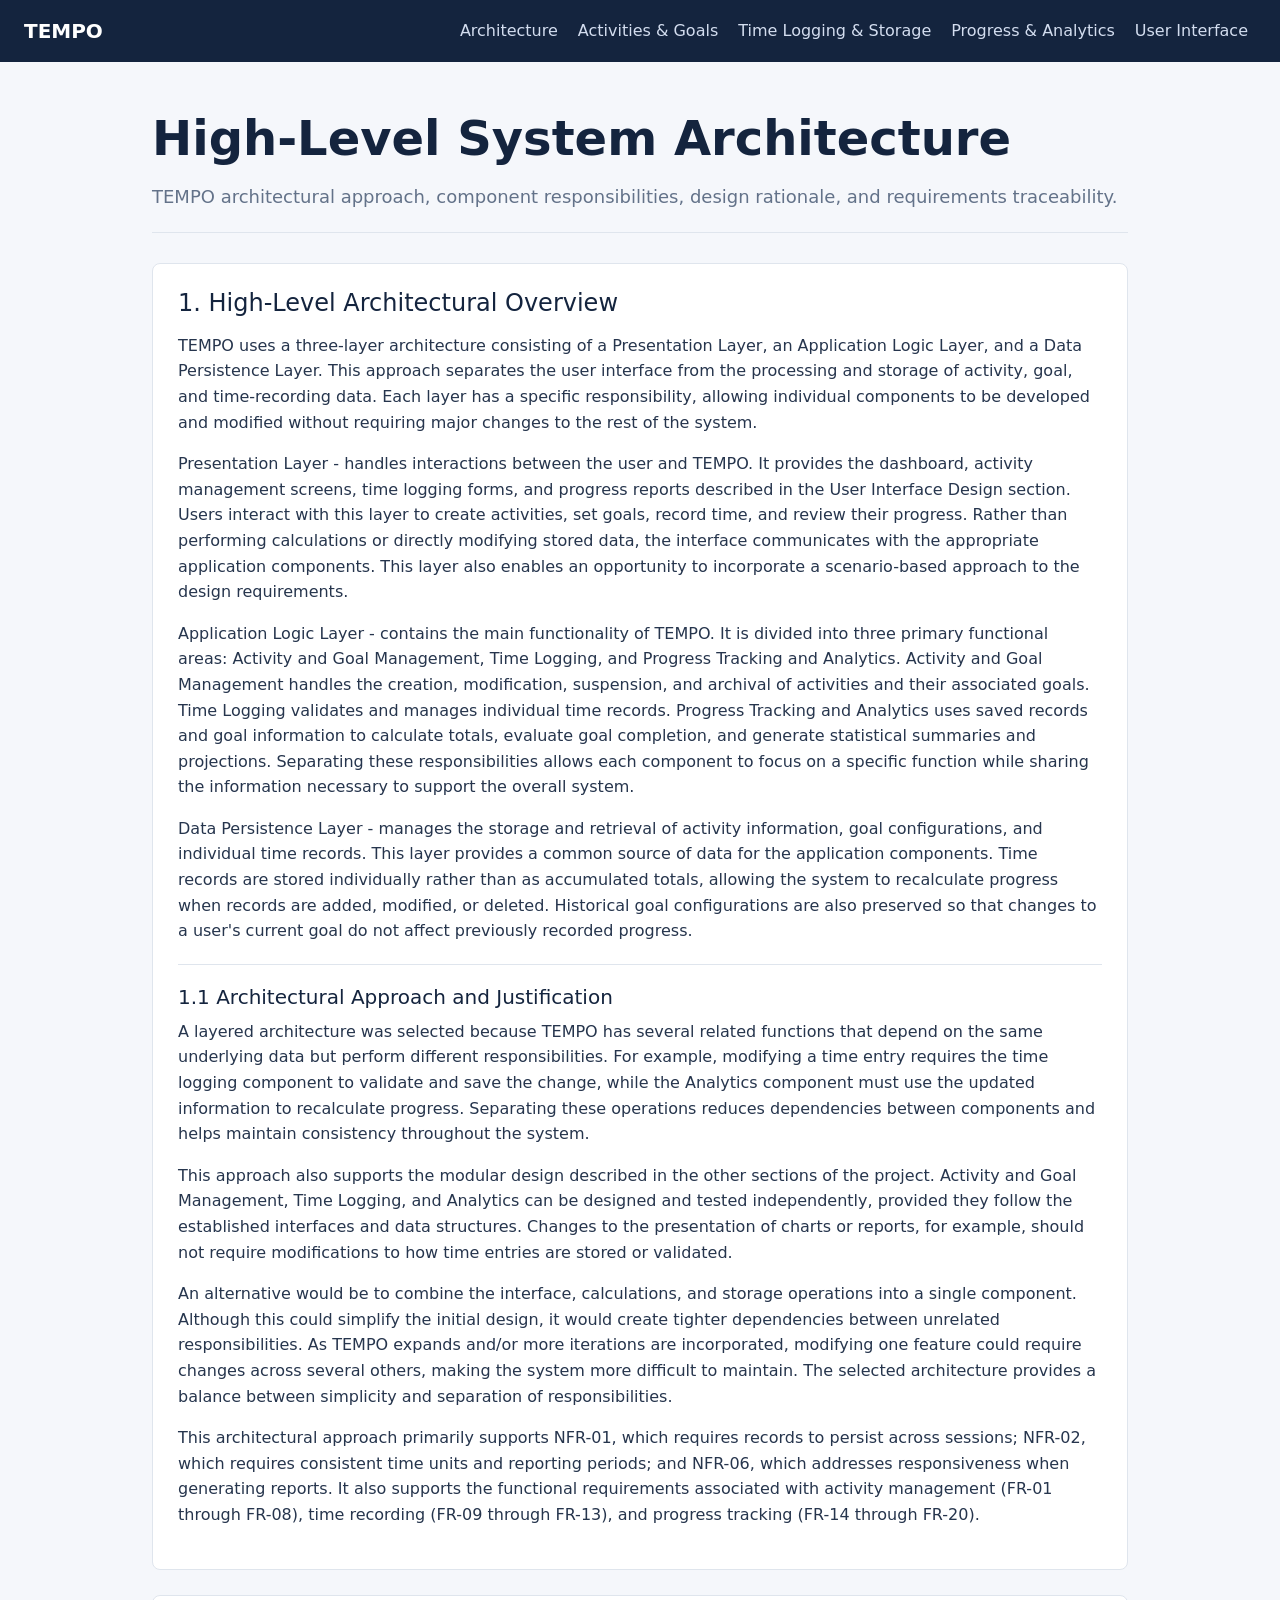
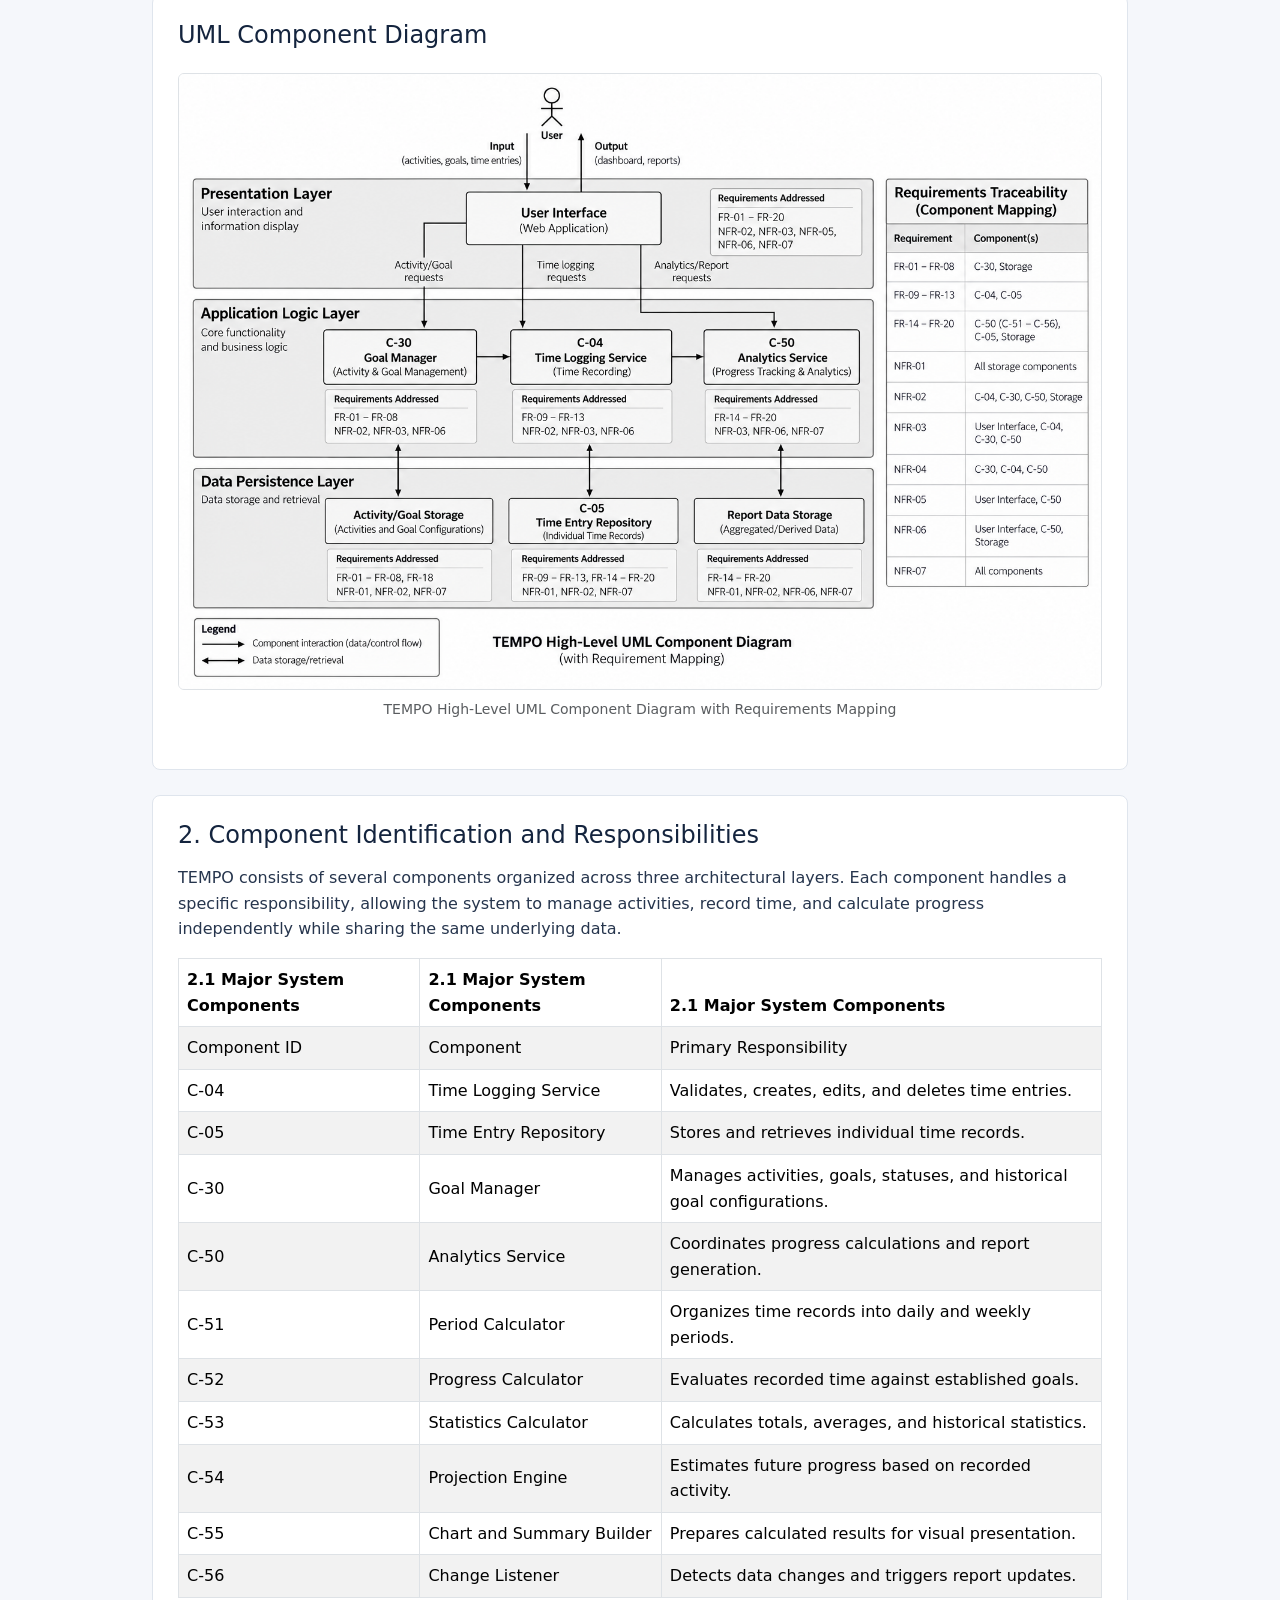
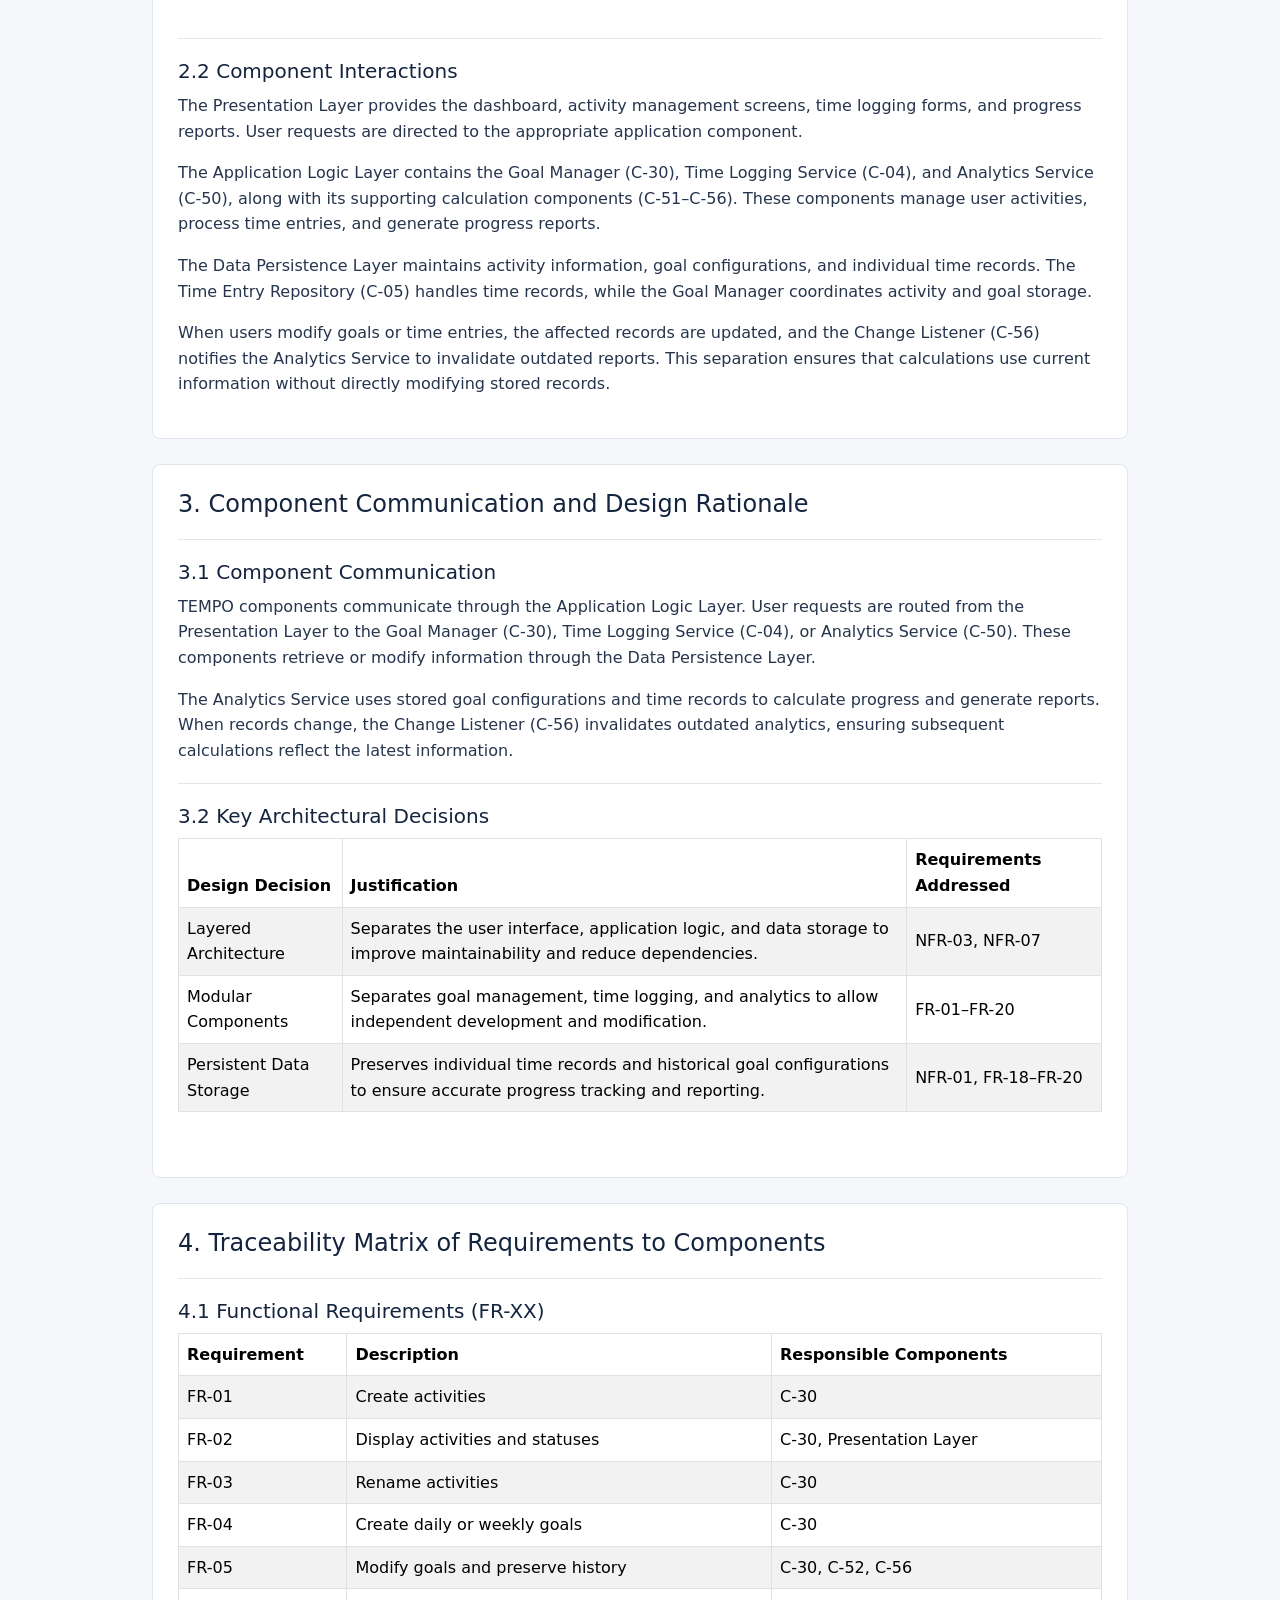
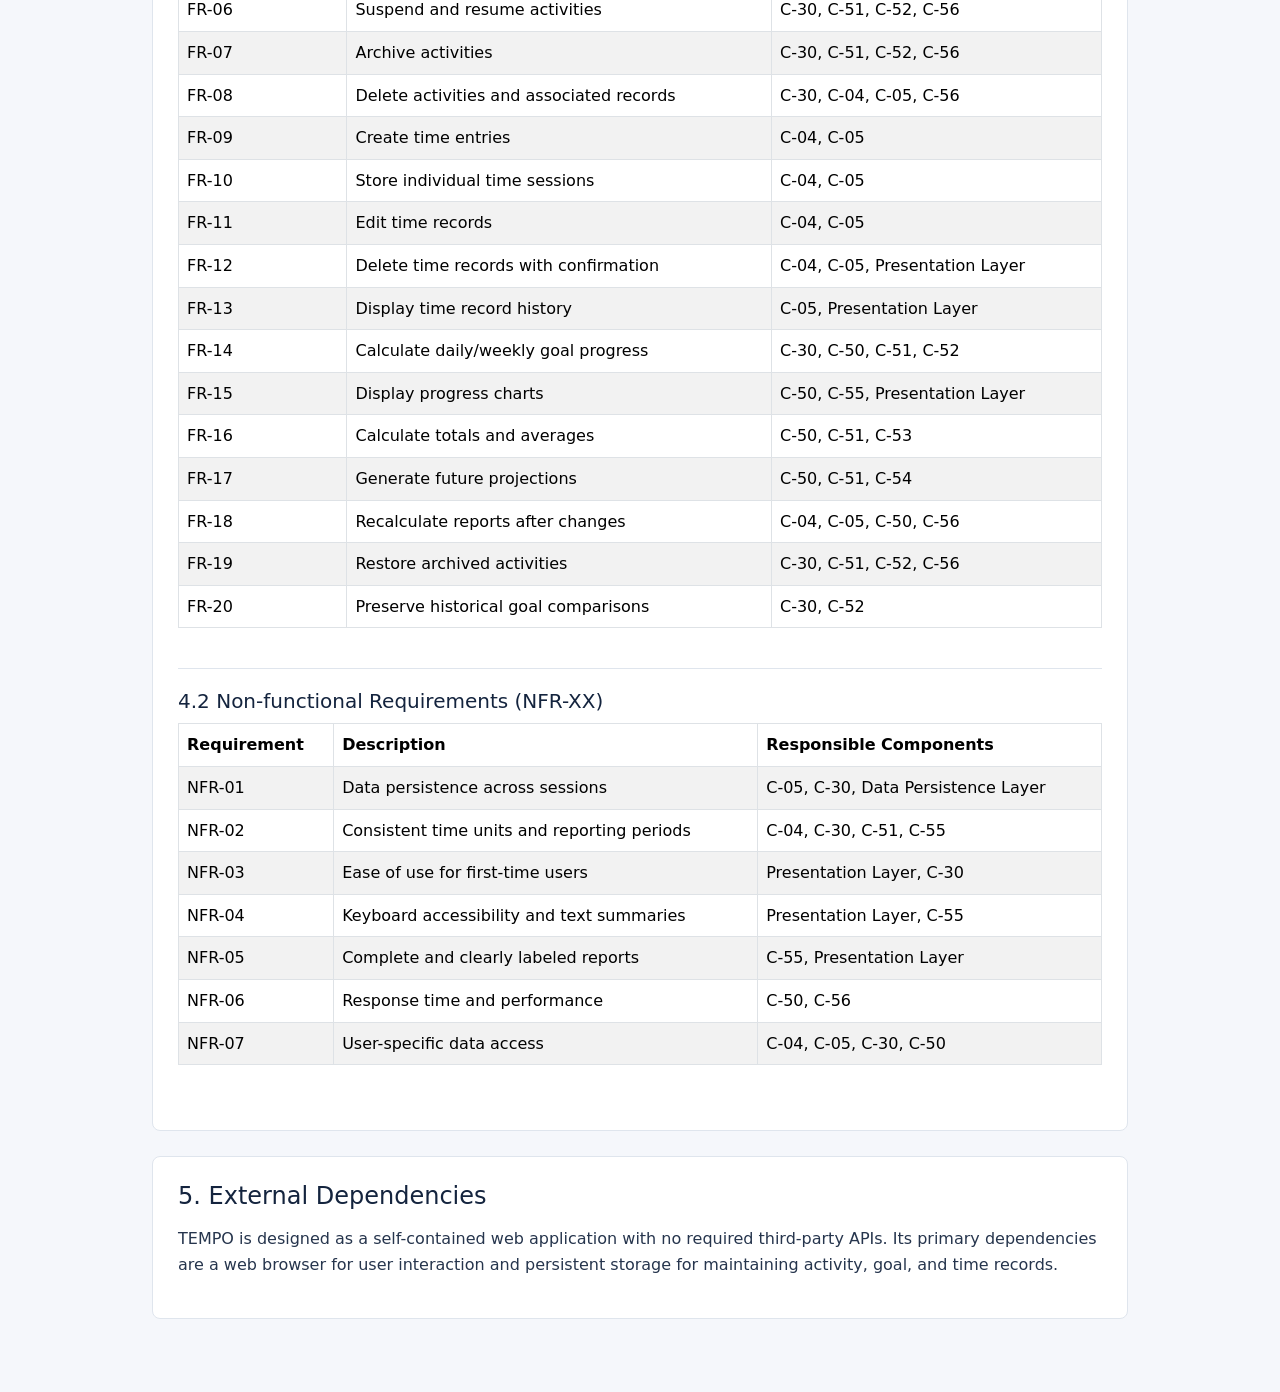
<file: architecture.html>
<!DOCTYPE html>
<!DOCTYPE html>

<html lang="en">
<head>
<meta charset="utf-8"/>
<meta content="width=device-width, initial-scale=1.0" name="viewport"/>
<title>Architecture | TEMPO</title>
<link crossorigin="anonymous" href="https://cdn.jsdelivr.net/npm/bootstrap@5.3.8/dist/css/bootstrap.min.css" integrity="sha384-sRIl4kxILFvY47J16cr9ZwB07vP4J8+LH7qKQnuqkuIAvNWLzeN8tE5YBujZqJLB" rel="stylesheet"/>
<link href="styles.css" rel="stylesheet"/>
<link href="images/metro.png" rel="icon" type="image/png"/>
</head>
<body>
<header>
<nav aria-label="Main navigation" class="navbar navbar-expand-lg navbar-dark site-nav">
<div class="container-fluid px-lg-4">
<a class="navbar-brand" href="index.html">TEMPO</a>
<button aria-controls="siteNavigation" aria-expanded="false" aria-label="Toggle navigation" class="navbar-toggler" data-bs-target="#siteNavigation" data-bs-toggle="collapse" type="button">
<span class="navbar-toggler-icon"></span>
</button>
<div class="collapse navbar-collapse" id="siteNavigation">
<ul class="navbar-nav ms-auto gap-lg-1">
<li class="nav-item"><a class="nav-link" href="architecture.html">Architecture</a></li>
<li class="nav-item"><a class="nav-link" href="goals.html">Activities &amp; Goals</a></li>
<li class="nav-item"><a class="nav-link" href="logging.html">Time Logging &amp; Storage</a></li>
<li class="nav-item"><a class="nav-link" href="analytics.html">Progress &amp; Analytics</a></li>
<li class="nav-item"><a class="nav-link" href="interface.html">User Interface</a></li>
</ul>
</div>
</div>
</nav>
</header>
<main class="container docs-content py-4 py-md-5"><div class="page-heading"><h1 class="display-5 mb-3">High-Level System Architecture</h1><p class="page-intro mb-0">TEMPO architectural approach, component responsibilities, design rationale, and requirements traceability.</p></div><section class="doc-section" id="section-1"><h2>1. High-Level Architectural Overview</h2><p>TEMPO uses a three-layer architecture consisting of a Presentation Layer, an Application Logic Layer, and a Data Persistence Layer. This approach separates the user interface from the processing and storage of activity, goal, and time-recording data. Each layer has a specific responsibility, allowing individual components to be developed and modified without requiring major changes to the rest of the system.</p><p>Presentation Layer - handles interactions between the user and TEMPO. It provides the dashboard, activity management screens, time logging forms, and progress reports described in the User Interface Design section. Users interact with this layer to create activities, set goals, record time, and review their progress. Rather than performing calculations or directly modifying stored data, the interface communicates with the appropriate application components. This layer also enables an opportunity to incorporate a scenario-based approach to the design requirements.</p><p>Application Logic Layer - contains the main functionality of TEMPO. It is divided into three primary functional areas: Activity and Goal Management, Time Logging, and Progress Tracking and Analytics. Activity and Goal Management handles the creation, modification, suspension, and archival of activities and their associated goals. Time Logging validates and manages individual time records. Progress Tracking and Analytics uses saved records and goal information to calculate totals, evaluate goal completion, and generate statistical summaries and projections. Separating these responsibilities allows each component to focus on a specific function while sharing the information necessary to support the overall system.</p><p>Data Persistence Layer - manages the storage and retrieval of activity information, goal configurations, and individual time records. This layer provides a common source of data for the application components. Time records are stored individually rather than as accumulated totals, allowing the system to recalculate progress when records are added, modified, or deleted. Historical goal configurations are also preserved so that changes to a user's current goal do not affect previously recorded progress.</p><section class="doc-subsection"><h3>1.1 Architectural Approach and Justification</h3></section><p>A layered architecture was selected because TEMPO has several related functions that depend on the same underlying data but perform different responsibilities. For example, modifying a time entry requires the time logging component to validate and save the change, while the Analytics component must use the updated information to recalculate progress. Separating these operations reduces dependencies between components and helps maintain consistency throughout the system.</p><p>This approach also supports the modular design described in the other sections of the project. Activity and Goal Management, Time Logging, and Analytics can be designed and tested independently, provided they follow the established interfaces and data structures. Changes to the presentation of charts or reports, for example, should not require modifications to how time entries are stored or validated.</p><p>An alternative would be to combine the interface, calculations, and storage operations into a single component. Although this could simplify the initial design, it would create tighter dependencies between unrelated responsibilities. As TEMPO expands and/or more iterations are incorporated, modifying one feature could require changes across several others, making the system more difficult to maintain. The selected architecture provides a balance between simplicity and separation of responsibilities.</p><p>This architectural approach primarily supports NFR-01, which requires records to persist across sessions; NFR-02, which requires consistent time units and reporting periods; and NFR-06, which addresses responsiveness when generating reports. It also supports the functional requirements associated with activity management (FR-01 through FR-08), time recording (FR-09 through FR-13), and progress tracking (FR-14 through FR-20).</p></section><section class="doc-section" id="uml-diagram"><h2>UML Component Diagram</h2><figure class="my-4 text-center"><img src="images/UML_Diagram_PPT_Slide _OCT272026_PJ1.png" alt="TEMPO high-level architecture diagram showing presentation, application logic, and data persistence layers, with component relationships and requirements mapping" class="img-fluid rounded border" style="width:100%;height:auto;"><figcaption class="text-muted mt-2">TEMPO High-Level UML Component Diagram with Requirements Mapping</figcaption></figure></section><section class="doc-section" id="section-2"><h2>2. Component Identification and Responsibilities</h2><p>TEMPO consists of several components organized across three architectural layers. Each component handles a specific responsibility, allowing the system to manage activities, record time, and calculate progress independently while sharing the same underlying data.</p><div class="table-responsive mb-4"><table class="table table-striped table-bordered align-middle"><thead><tr><th scope="col">2.1 Major System Components</th><th scope="col">2.1 Major System Components</th><th scope="col">2.1 Major System Components</th></tr></thead><tbody><tr><td>Component ID</td><td>Component</td><td>Primary Responsibility</td></tr><tr><td>C-04</td><td>Time Logging Service</td><td>Validates, creates, edits, and deletes time entries.</td></tr><tr><td>C-05</td><td>Time Entry Repository</td><td>Stores and retrieves individual time records.</td></tr><tr><td>C-30</td><td>Goal Manager</td><td>Manages activities, goals, statuses, and historical goal configurations.</td></tr><tr><td>C-50</td><td>Analytics Service</td><td>Coordinates progress calculations and report generation.</td></tr><tr><td>C-51</td><td>Period Calculator</td><td>Organizes time records into daily and weekly periods.</td></tr><tr><td>C-52</td><td>Progress Calculator</td><td>Evaluates recorded time against established goals.</td></tr><tr><td>C-53</td><td>Statistics Calculator</td><td>Calculates totals, averages, and historical statistics.</td></tr><tr><td>C-54</td><td>Projection Engine</td><td>Estimates future progress based on recorded activity.</td></tr><tr><td>C-55</td><td>Chart and Summary Builder</td><td>Prepares calculated results for visual presentation.</td></tr><tr><td>C-56</td><td>Change Listener</td><td>Detects data changes and triggers report updates.</td></tr></tbody></table></div><section class="doc-subsection"><h3>2.2 Component Interactions</h3></section><p>The Presentation Layer provides the dashboard, activity management screens, time logging forms, and progress reports. User requests are directed to the appropriate application component.</p><p>The Application Logic Layer contains the Goal Manager (C-30), Time Logging Service (C-04), and Analytics Service (C-50), along with its supporting calculation components (C-51–C-56). These components manage user activities, process time entries, and generate progress reports.</p><p>The Data Persistence Layer maintains activity information, goal configurations, and individual time records. The Time Entry Repository (C-05) handles time records, while the Goal Manager coordinates activity and goal storage.</p><p>When users modify goals or time entries, the affected records are updated, and the Change Listener (C-56) notifies the Analytics Service to invalidate outdated reports. This separation ensures that calculations use current information without directly modifying stored records.</p></section><section class="doc-section" id="section-3"><h2>3. Component Communication and Design Rationale</h2><section class="doc-subsection"><h3>3.1 Component Communication</h3></section><p>TEMPO components communicate through the Application Logic Layer. User requests are routed from the Presentation Layer to the Goal Manager (C-30), Time Logging Service (C-04), or Analytics Service (C-50). These components retrieve or modify information through the Data Persistence Layer.</p><p>The Analytics Service uses stored goal configurations and time records to calculate progress and generate reports. When records change, the Change Listener (C-56) invalidates outdated analytics, ensuring subsequent calculations reflect the latest information.</p><section class="doc-subsection"><h3>3.2 Key Architectural Decisions</h3></section><div class="table-responsive mb-4"><table class="table table-striped table-bordered align-middle"><thead><tr><th scope="col">Design Decision</th><th scope="col">Justification</th><th scope="col">Requirements Addressed</th></tr></thead><tbody><tr><td>Layered Architecture</td><td>Separates the user interface, application logic, and data storage to improve maintainability and reduce dependencies.</td><td>NFR-03, NFR-07</td></tr><tr><td>Modular Components</td><td>Separates goal management, time logging, and analytics to allow independent development and modification.</td><td>FR-01–FR-20</td></tr><tr><td>Persistent Data Storage</td><td>Preserves individual time records and historical goal configurations to ensure accurate progress tracking and reporting.</td><td>NFR-01, FR-18–FR-20</td></tr></tbody></table></div></section><section class="doc-section" id="section-4"><h2>4. Traceability Matrix of Requirements to Components</h2><section class="doc-subsection"><h3>4.1 Functional Requirements (FR-XX)</h3></section><div class="table-responsive mb-4"><table class="table table-striped table-bordered align-middle"><thead><tr><th scope="col">Requirement</th><th scope="col">Description</th><th scope="col">Responsible Components</th></tr></thead><tbody><tr><td>FR-01</td><td>Create activities</td><td>C-30</td></tr><tr><td>FR-02</td><td>Display activities and statuses</td><td>C-30, Presentation Layer</td></tr><tr><td>FR-03</td><td>Rename activities</td><td>C-30</td></tr><tr><td>FR-04</td><td>Create daily or weekly goals</td><td>C-30</td></tr><tr><td>FR-05</td><td>Modify goals and preserve history</td><td>C-30, C-52, C-56</td></tr><tr><td>FR-06</td><td>Suspend and resume activities</td><td>C-30, C-51, C-52, C-56</td></tr><tr><td>FR-07</td><td>Archive activities</td><td>C-30, C-51, C-52, C-56</td></tr><tr><td>FR-08</td><td>Delete activities and associated records</td><td>C-30, C-04, C-05, C-56</td></tr><tr><td>FR-09</td><td>Create time entries</td><td>C-04, C-05</td></tr><tr><td>FR-10</td><td>Store individual time sessions</td><td>C-04, C-05</td></tr><tr><td>FR-11</td><td>Edit time records</td><td>C-04, C-05</td></tr><tr><td>FR-12</td><td>Delete time records with confirmation</td><td>C-04, C-05, Presentation Layer</td></tr><tr><td>FR-13</td><td>Display time record history</td><td>C-05, Presentation Layer</td></tr><tr><td>FR-14</td><td>Calculate daily/weekly goal progress</td><td>C-30, C-50, C-51, C-52</td></tr><tr><td>FR-15</td><td>Display progress charts</td><td>C-50, C-55, Presentation Layer</td></tr><tr><td>FR-16</td><td>Calculate totals and averages</td><td>C-50, C-51, C-53</td></tr><tr><td>FR-17</td><td>Generate future projections</td><td>C-50, C-51, C-54</td></tr><tr><td>FR-18</td><td>Recalculate reports after changes</td><td>C-04, C-05, C-50, C-56</td></tr><tr><td>FR-19</td><td>Restore archived activities</td><td>C-30, C-51, C-52, C-56</td></tr><tr><td>FR-20</td><td>Preserve historical goal comparisons</td><td>C-30, C-52</td></tr></tbody></table></div><section class="doc-subsection"><h3>4.2 Non-functional Requirements (NFR-XX)</h3></section><div class="table-responsive mb-4"><table class="table table-striped table-bordered align-middle"><thead><tr><th scope="col">Requirement</th><th scope="col">Description</th><th scope="col">Responsible Components</th></tr></thead><tbody><tr><td>NFR-01</td><td>Data persistence across sessions</td><td>C-05, C-30, Data Persistence Layer</td></tr><tr><td>NFR-02</td><td>Consistent time units and reporting periods</td><td>C-04, C-30, C-51, C-55</td></tr><tr><td>NFR-03</td><td>Ease of use for first-time users</td><td>Presentation Layer, C-30</td></tr><tr><td>NFR-04</td><td>Keyboard accessibility and text summaries</td><td>Presentation Layer, C-55</td></tr><tr><td>NFR-05</td><td>Complete and clearly labeled reports</td><td>C-55, Presentation Layer</td></tr><tr><td>NFR-06</td><td>Response time and performance</td><td>C-50, C-56</td></tr><tr><td>NFR-07</td><td>User-specific data access</td><td>C-04, C-05, C-30, C-50</td></tr></tbody></table></div></section><section class="doc-section" id="section-5"><h2>5. External Dependencies</h2><p>TEMPO is designed as a self-contained web application with no required third-party APIs. Its primary dependencies are a web browser for user interaction and persistent storage for maintaining activity, goal, and time records.</p></section></main>
<script crossorigin="anonymous" integrity="sha384-FKyoEForCGlyvwx9Hj09JcYn3nv7wiPVlz7YYwJrWVcXK/BmnVDxM+D2scQbITxI" src="https://cdn.jsdelivr.net/npm/bootstrap@5.3.8/dist/js/bootstrap.bundle.min.js"></script>
</body>
</html>
</file>
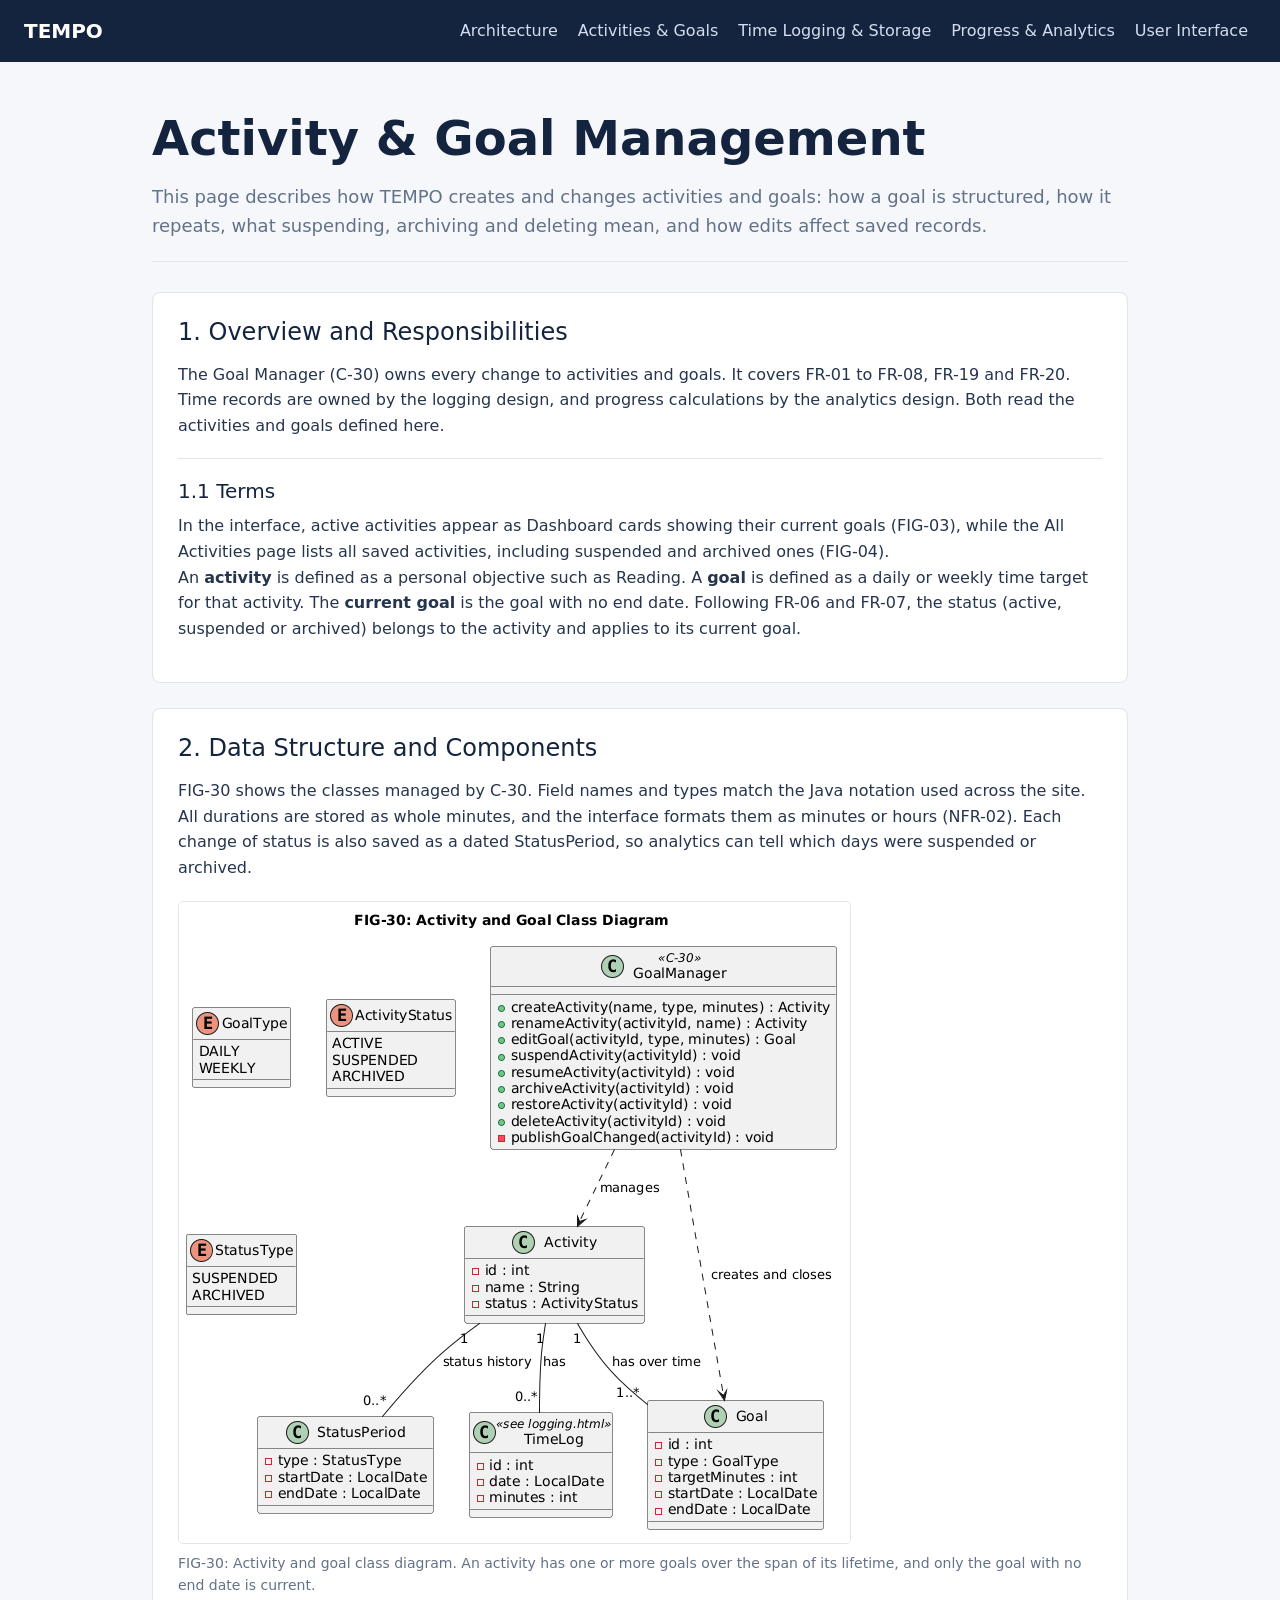
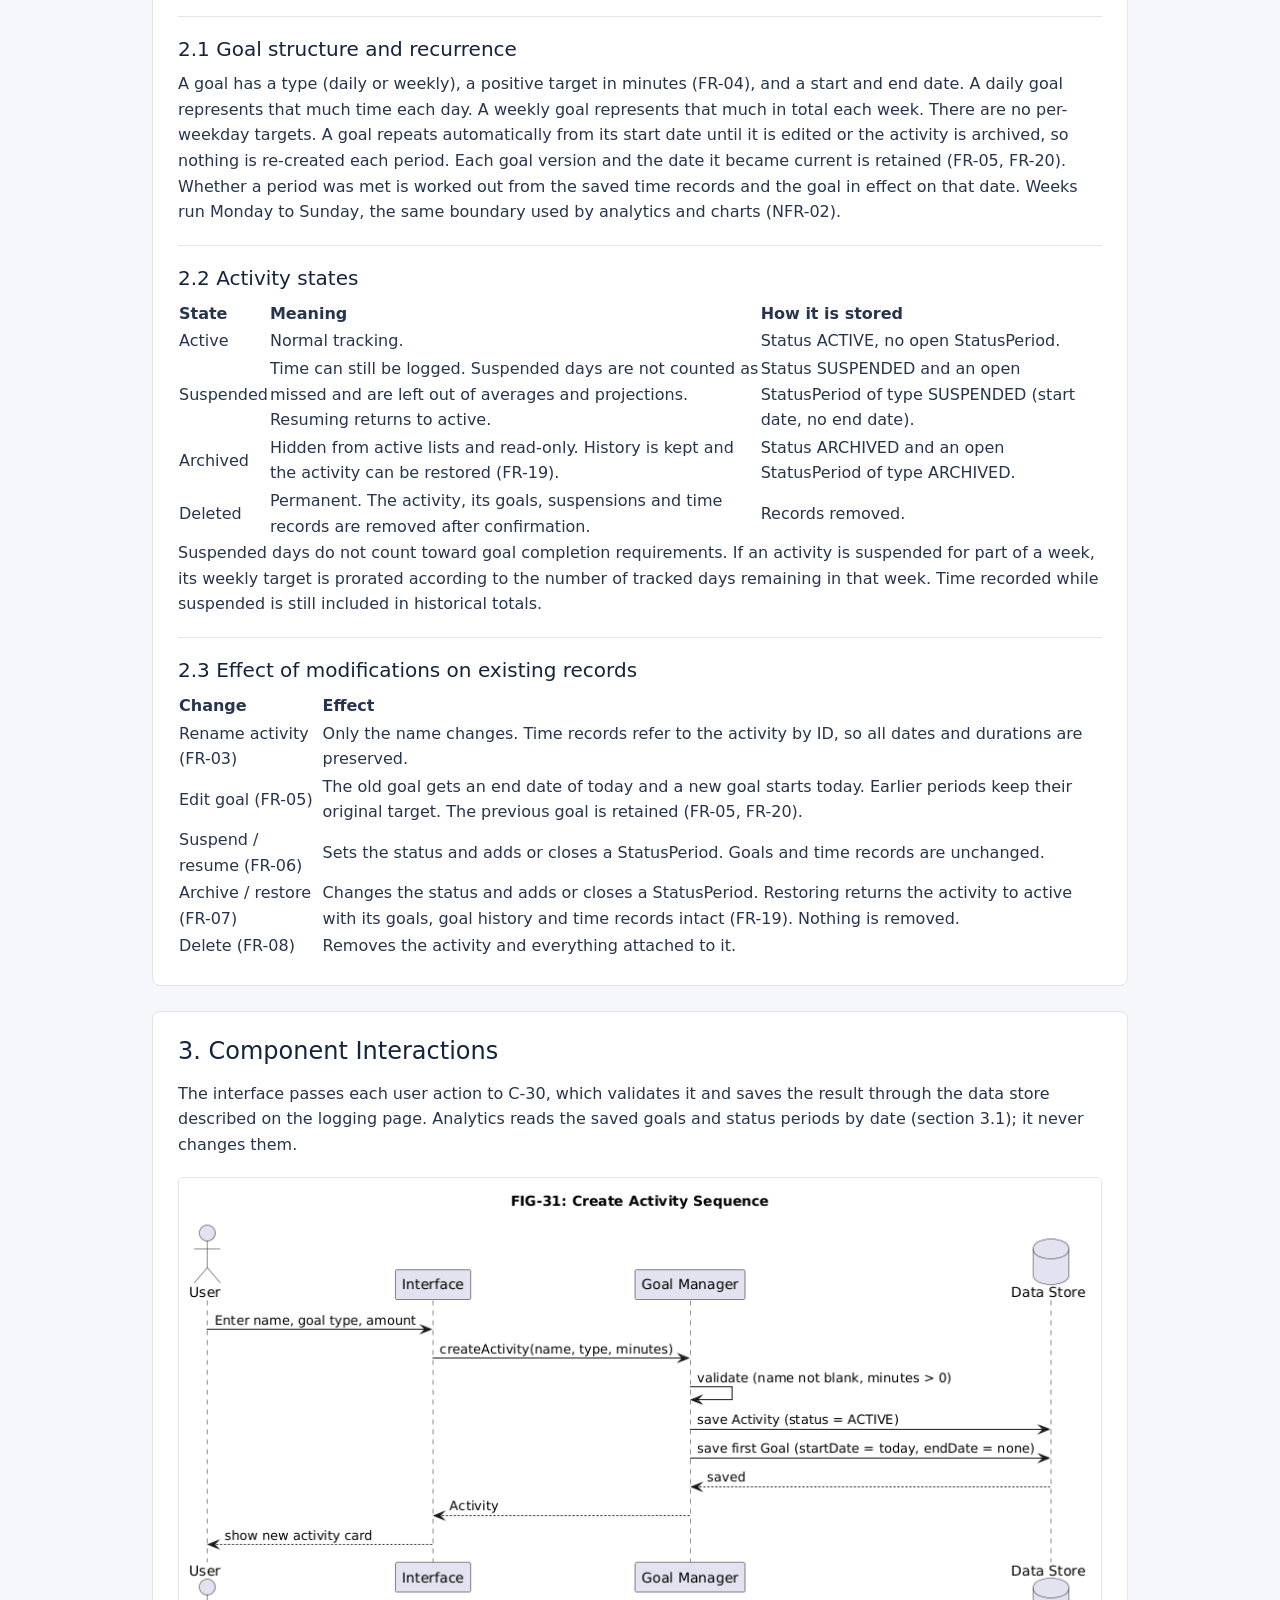
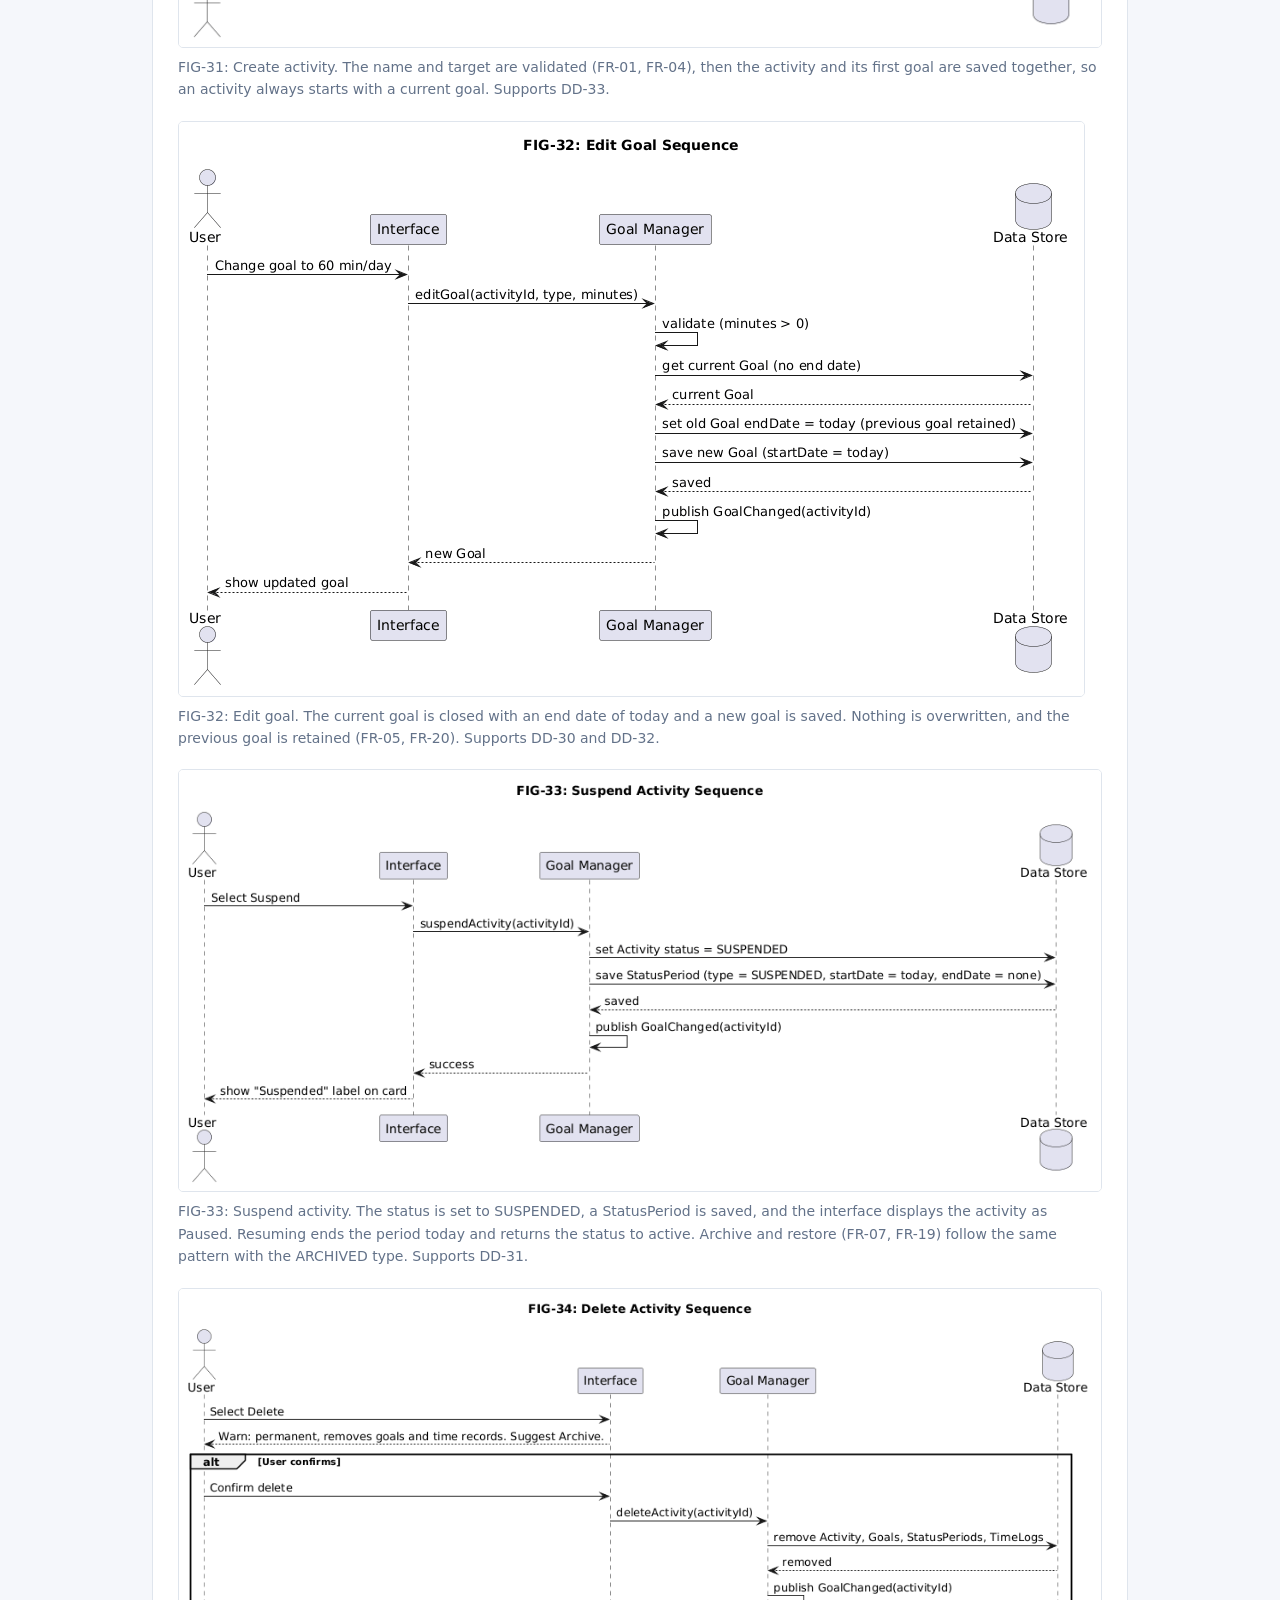
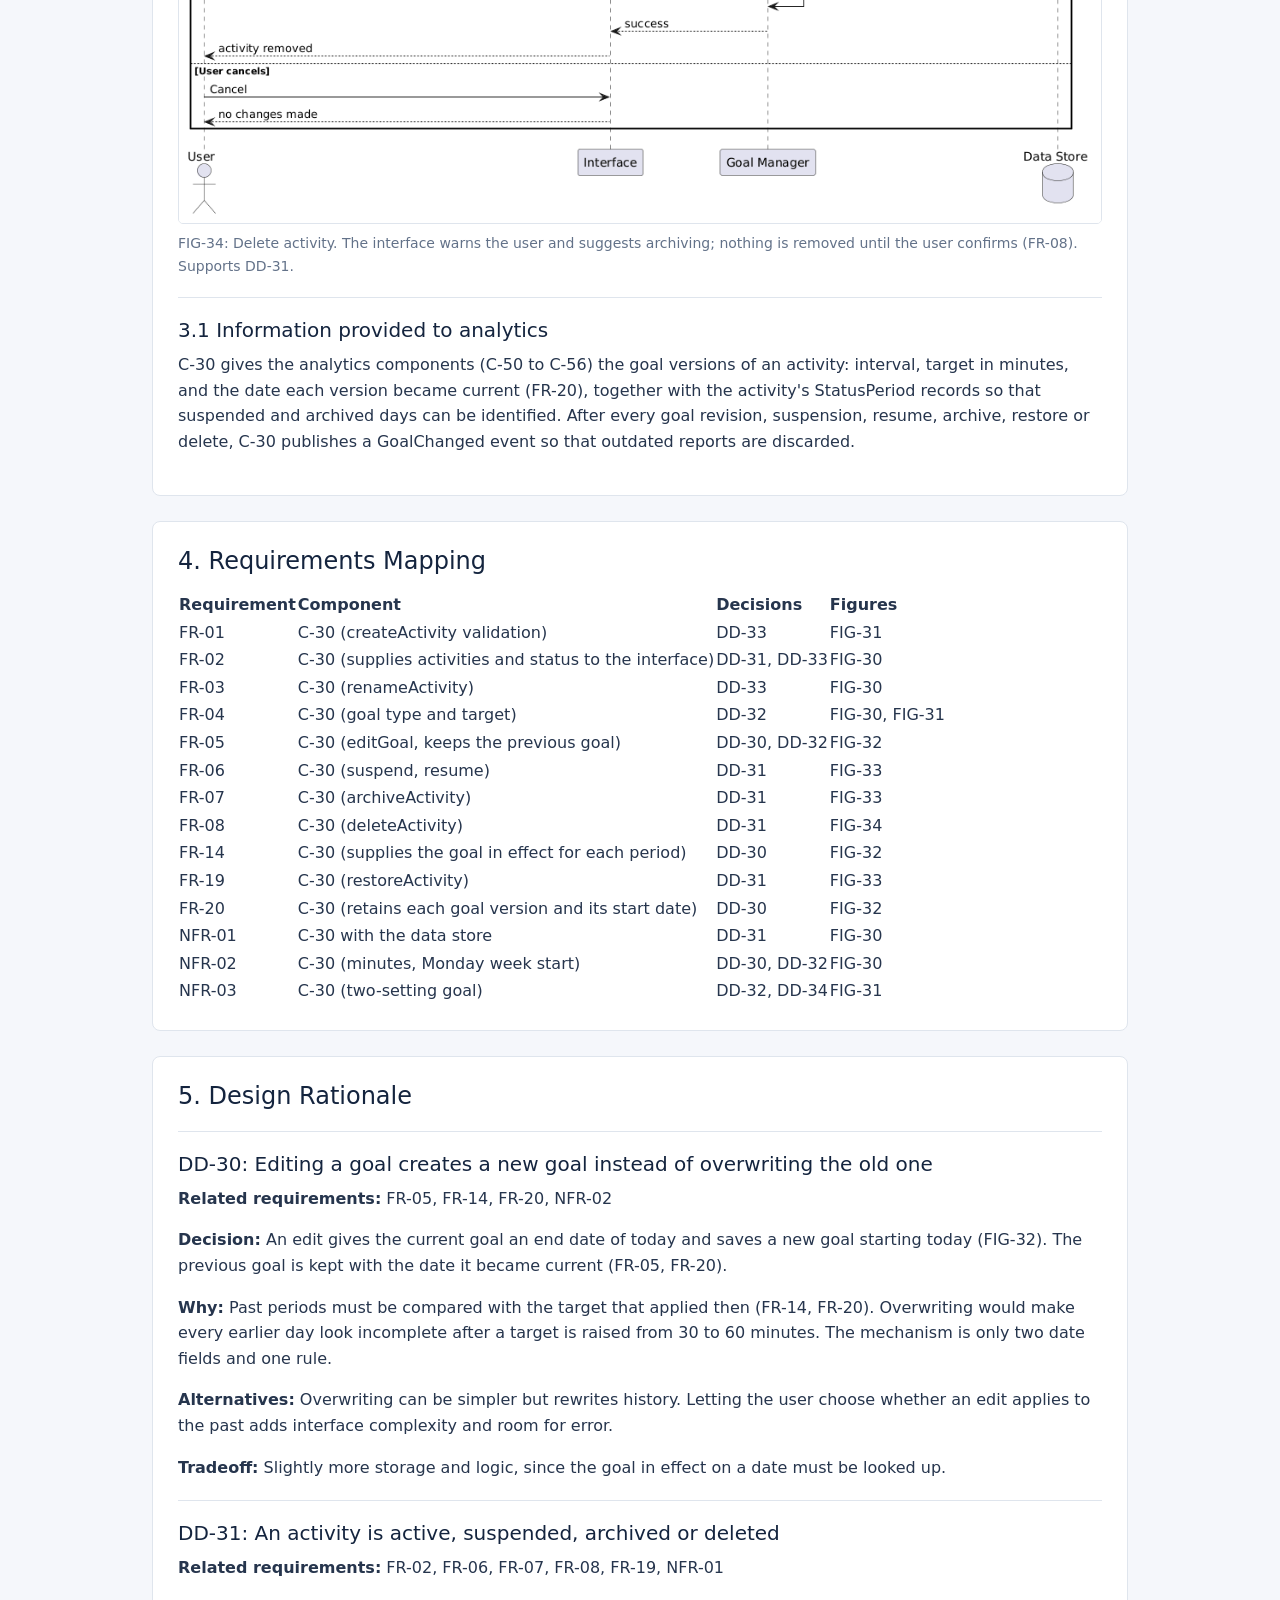
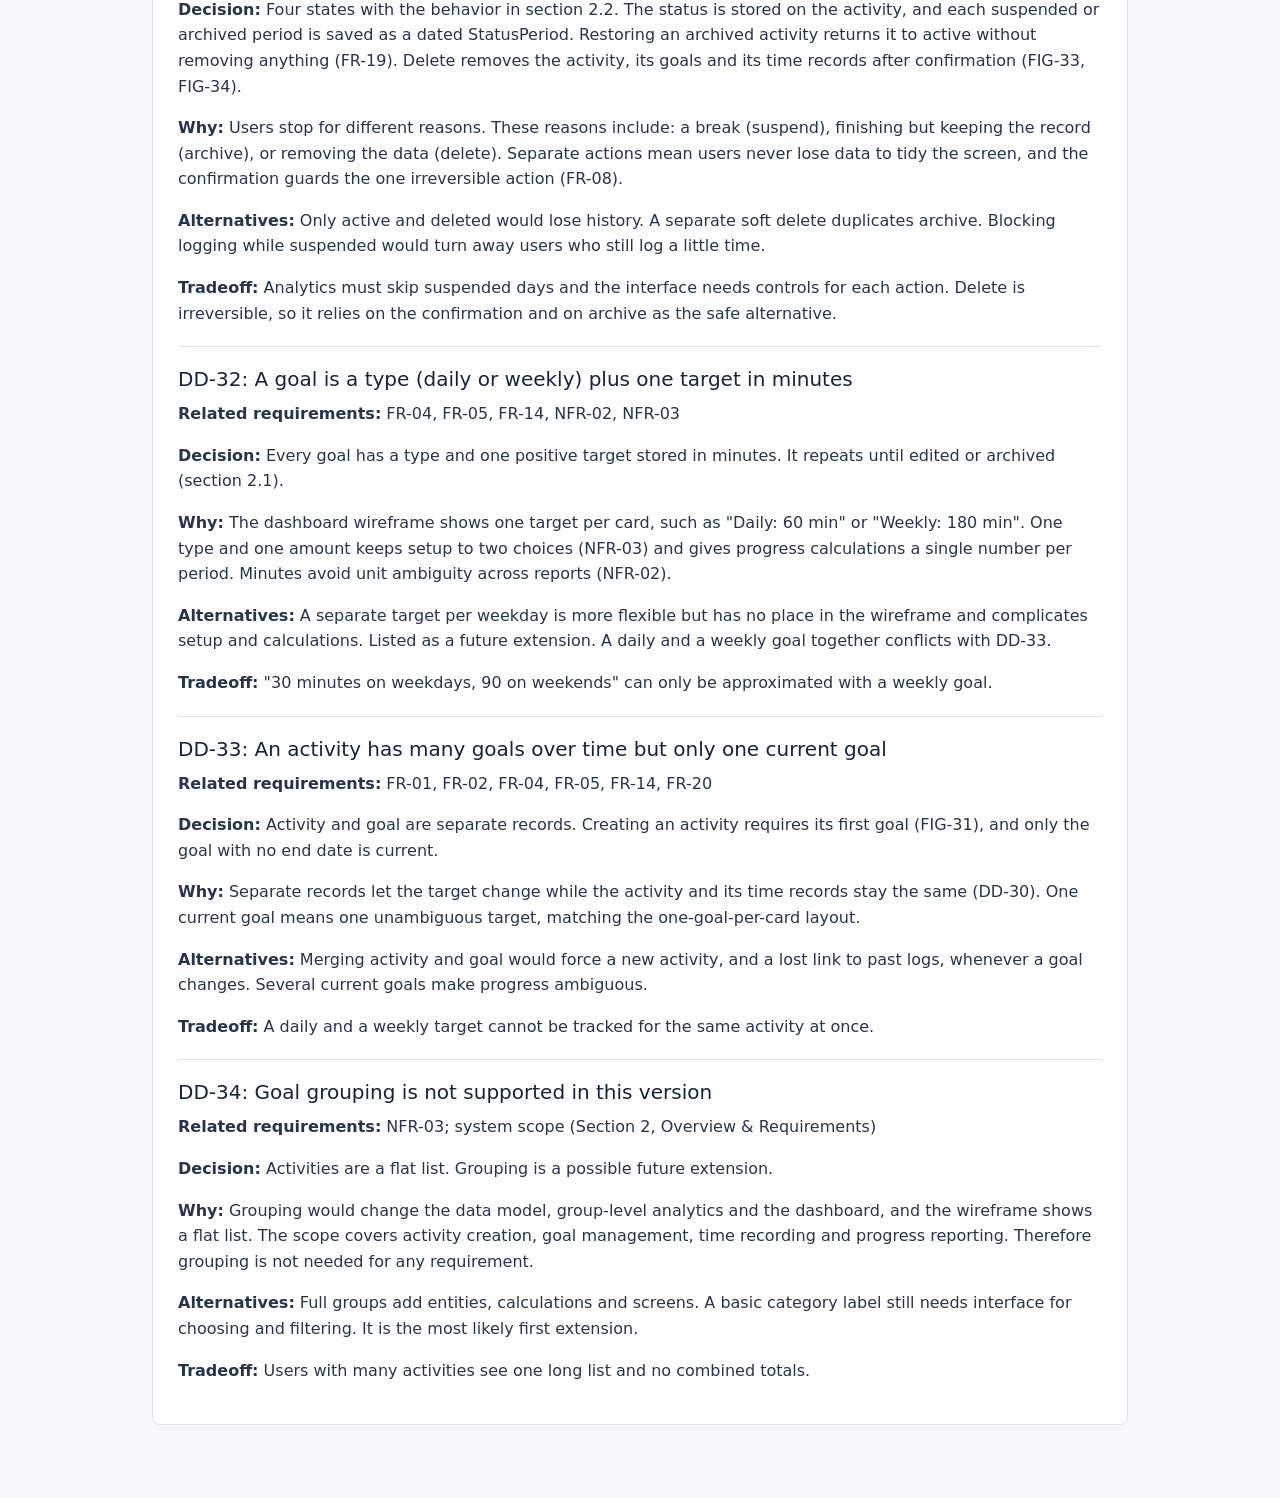
<file: goals.html>
<!DOCTYPE html>
<html lang="en">
 <head>
  <meta charset="UTF-8">
  <meta name="viewport" content="width=device-width, initial-scale=1.0">
  <title>Goal Management | TEMPO</title>
  <link href="https://cdn.jsdelivr.net/npm/bootstrap@5.3.8/dist/css/bootstrap.min.css" rel="stylesheet" integrity="sha384-sRIl4kxILFvY47J16cr9ZwB07vP4J8+LH7qKQnuqkuIAvNWLzeN8tE5YBujZqJLB" crossorigin="anonymous">
  <link rel="stylesheet" href="styles.css">
  <link rel="icon" type="image/png" href="images/metro.png">
 </head>
 <body>
  <header>
   <nav class="navbar navbar-expand-lg navbar-dark site-nav" aria-label="Main navigation">
    <div class="container-fluid px-lg-4">
     <a class="navbar-brand" href="index.html">TEMPO</a>
     <button class="navbar-toggler" type="button" data-bs-toggle="collapse" data-bs-target="#siteNavigation" aria-controls="siteNavigation" aria-expanded="false" aria-label="Toggle navigation">
      <span class="navbar-toggler-icon"></span>
     </button>
     <div class="collapse navbar-collapse" id="siteNavigation">
      <ul class="navbar-nav ms-auto gap-lg-1">
       <li class="nav-item">
        <a class="nav-link" href="architecture.html">Architecture</a>
       </li>
       <li class="nav-item">
        <a class="nav-link" href="goals.html">Activities &amp; Goals</a>
       </li>
       <li class="nav-item">
        <a class="nav-link" href="logging.html">Time Logging &amp; Storage</a>
       </li>
       <li class="nav-item">
        <a class="nav-link" href="analytics.html">Progress &amp; Analytics</a>
       </li>
       <li class="nav-item">
        <a class="nav-link" href="interface.html">User Interface</a>
       </li>
      </ul>
     </div>
    </div>
   </nav>
  </header>
  <main class="container docs-content py-4 py-md-5">
   <div class="page-heading">
    <h1 class="display-5 mb-3">Activity &amp; Goal Management</h1>
    <p class="page-intro mb-0">This page describes how TEMPO creates and changes activities and goals: how a goal is structured, how it repeats, what suspending, archiving and deleting mean, and how edits affect saved records.</p>
   </div>
   <section class="doc-section" id="overview">
    <h2>1. Overview and Responsibilities</h2>
    <p>The Goal Manager (C-30) owns every change to activities and goals. It covers FR-01 to FR-08, FR-19 and FR-20. Time records are owned by the logging design, and progress calculations by the analytics design. Both read the activities and goals defined here.</p>
    <section class="doc-subsection" id="terms">
     <h3>1.1 Terms</h3> In the interface, active activities appear as Dashboard cards showing their current goals (FIG-03), while the All Activities page lists all saved activities, including suspended and archived ones (FIG-04). <p>An <strong>activity</strong> is defined as a personal objective such as Reading. A <strong>goal</strong> is defined as a daily or weekly time target for that activity. The <strong>current goal</strong> is the goal with no end date. Following FR-06 and FR-07, the status (active, suspended or archived) belongs to the activity and applies to its current goal. </p>
    </section>
   </section>
   <section class="doc-section" id="structure">
    <h2>2. Data Structure and Components</h2>
    <p>FIG-30 shows the classes managed by C-30. Field names and types match the Java notation used across the site. All durations are stored as whole minutes, and the interface formats them as minutes or hours (NFR-02). Each change of status is also saved as a dated StatusPeriod, so analytics can tell which days were suspended or archived.</p>
    <figure id="FIG-30">
     <img alt="FIG-30, class diagram of Activity, Goal, StatusPeriod, TimeRecord and GoalManager." src="images/fig-30-class.png" />
     <figcaption>FIG-30: Activity and goal class diagram. An activity has one or more goals over the span of its lifetime, and only the goal with no end date is current.</figcaption>
    </figure>
    <section class="doc-subsection" id="goal-structure">
     <h3>2.1 Goal structure and recurrence</h3>
     <p>A goal has a type (daily or weekly), a positive target in minutes (FR-04), and a start and end date. A daily goal represents that much time each day. A weekly goal represents that much in total each week. There are no per-weekday targets. A goal repeats automatically from its start date until it is edited or the activity is archived, so nothing is re-created each period. Each goal version and the date it became current is retained (FR-05, FR-20). Whether a period was met is worked out from the saved time records and the goal in effect on that date. Weeks run Monday to Sunday, the same boundary used by analytics and charts (NFR-02).</p>
    </section>
    <section class="doc-subsection" id="lifecycle">
     <h3>2.2 Activity states</h3>
     <table class="requirements-table">
      <thead>
       <tr>
        <th scope="col">State</th>
        <th scope="col">Meaning</th>
        <th scope="col">How it is stored</th>
       </tr>
      </thead>
      <tbody>
       <tr>
        <td>Active</td>
        <td>Normal tracking.</td>
        <td>Status ACTIVE, no open StatusPeriod.</td>
       </tr>
       <tr>
        <td>Suspended</td>
        <td>Time can still be logged. Suspended days are not counted as missed and are left out of averages and projections. Resuming returns to active.</td>
        <td>Status SUSPENDED and an open StatusPeriod of type SUSPENDED (start date, no end date).</td>
       </tr>
       <tr>
        <td>Archived</td>
        <td>Hidden from active lists and read-only. History is kept and the activity can be restored (FR-19).</td>
        <td>Status ARCHIVED and an open StatusPeriod of type ARCHIVED.</td>
       </tr>
       <tr>
        <td>Deleted</td>
        <td>Permanent. The activity, its goals, suspensions and time records are removed after confirmation.</td>
        <td>Records removed.</td>
       </tr>
      </tbody>
     </table>
     <p> Suspended days do not count toward goal completion requirements. If an activity is suspended for part of a week, its weekly target is prorated according to the number of tracked days remaining in that week. Time recorded while suspended is still included in historical totals. </p>
    </section>
    <section class="doc-subsection" id="modifications">
     <h3>2.3 Effect of modifications on existing records</h3>
     <table class="requirements-table">
      <thead>
       <tr>
        <th scope="col">Change</th>
        <th scope="col">Effect</th>
       </tr>
      </thead>
      <tbody>
       <tr>
        <td>Rename activity (FR-03)</td>
        <td>Only the name changes. Time records refer to the activity by ID, so all dates and durations are preserved.</td>
       </tr>
       <tr>
        <td>Edit goal (FR-05)</td>
        <td>The old goal gets an end date of today and a new goal starts today. Earlier periods keep their original target. The previous goal is retained (FR-05, FR-20).</td>
       </tr>
       <tr>
        <td>Suspend / resume (FR-06)</td>
        <td>Sets the status and adds or closes a StatusPeriod. Goals and time records are unchanged.</td>
       </tr>
       <tr>
        <td>Archive / restore (FR-07)</td>
        <td>Changes the status and adds or closes a StatusPeriod. Restoring returns the activity to active with its goals, goal history and time records intact (FR-19). Nothing is removed.</td>
       </tr>
       <tr>
        <td>Delete (FR-08)</td>
        <td>Removes the activity and everything attached to it.</td>
       </tr>
      </tbody>
     </table>
    </section>
   </section>
   <section class="doc-section" id="interactions">
    <h2>3. Component Interactions</h2>
    <p>The interface passes each user action to C-30, which validates it and saves the result through the data store described on the logging page. Analytics reads the saved goals and status periods by date (section 3.1); it never changes them.</p>
    <figure id="FIG-31">
     <img alt="FIG-31, sequence diagram for creating an activity." src="images/fig-31-create.png" />
     <figcaption>FIG-31: Create activity. The name and target are validated (FR-01, FR-04), then the activity and its first goal are saved together, so an activity always starts with a current goal. Supports DD-33.</figcaption>
    </figure>
    <figure id="FIG-32">
     <img alt="FIG-32, sequence diagram for editing a goal." src="images/fig-32-edit.png" />
     <figcaption>FIG-32: Edit goal. The current goal is closed with an end date of today and a new goal is saved. Nothing is overwritten, and the previous goal is retained (FR-05, FR-20). Supports DD-30 and DD-32.</figcaption>
    </figure>
    <figure id="FIG-33">
     <img alt="FIG-33, sequence diagram for suspending an activity." src="images/fig-33-suspend.png" />
     <figcaption>FIG-33: Suspend activity. The status is set to SUSPENDED, a StatusPeriod is saved, and the interface displays the activity as Paused. Resuming ends the period today and returns the status to active. Archive and restore (FR-07, FR-19) follow the same pattern with the ARCHIVED type. Supports DD-31.</figcaption>
    </figure>
    <figure id="FIG-34">
     <img alt="FIG-34, sequence diagram for deleting an activity with confirmation." src="images/fig-34-delete.png" />
     <figcaption>FIG-34: Delete activity. The interface warns the user and suggests archiving; nothing is removed until the user confirms (FR-08). Supports DD-31.</figcaption>
    </figure>
    <section class="doc-subsection" id="analytics-interface">
     <h3>3.1 Information provided to analytics</h3>
     <p>C-30 gives the analytics components (C-50 to C-56) the goal versions of an activity: interval, target in minutes, and the date each version became current (FR-20), together with the activity's StatusPeriod records so that suspended and archived days can be identified. After every goal revision, suspension, resume, archive, restore or delete, C-30 publishes a GoalChanged event so that outdated reports are discarded.</p>
    </section>
   </section>
   <section class="doc-section" id="mapping">
    <h2>4. Requirements Mapping</h2>
    <table class="requirements-table">
     <thead>
      <tr>
       <th scope="col">Requirement</th>
       <th scope="col">Component</th>
       <th scope="col">Decisions</th>
       <th scope="col">Figures</th>
      </tr>
     </thead>
     <tbody>
      <tr>
       <td>FR-01</td>
       <td>C-30 (createActivity validation)</td>
       <td>DD-33</td>
       <td>FIG-31</td>
      </tr>
      <tr>
       <td>FR-02</td>
       <td>C-30 (supplies activities and status to the interface)</td>
       <td>DD-31, DD-33</td>
       <td>FIG-30</td>
      </tr>
      <tr>
       <td>FR-03</td>
       <td>C-30 (renameActivity)</td>
       <td>DD-33</td>
       <td>FIG-30</td>
      </tr>
      <tr>
       <td>FR-04</td>
       <td>C-30 (goal type and target)</td>
       <td>DD-32</td>
       <td>FIG-30, FIG-31</td>
      </tr>
      <tr>
       <td>FR-05</td>
       <td>C-30 (editGoal, keeps the previous goal)</td>
       <td>DD-30, DD-32</td>
       <td>FIG-32</td>
      </tr>
      <tr>
       <td>FR-06</td>
       <td>C-30 (suspend, resume)</td>
       <td>DD-31</td>
       <td>FIG-33</td>
      </tr>
      <tr>
       <td>FR-07</td>
       <td>C-30 (archiveActivity)</td>
       <td>DD-31</td>
       <td>FIG-33</td>
      </tr>
      <tr>
       <td>FR-08</td>
       <td>C-30 (deleteActivity)</td>
       <td>DD-31</td>
       <td>FIG-34</td>
      </tr>
      <tr>
       <td>FR-14</td>
       <td>C-30 (supplies the goal in effect for each period)</td>
       <td>DD-30</td>
       <td>FIG-32</td>
      </tr>
      <tr>
       <td>FR-19</td>
       <td>C-30 (restoreActivity)</td>
       <td>DD-31</td>
       <td>FIG-33</td>
      </tr>
      <tr>
       <td>FR-20</td>
       <td>C-30 (retains each goal version and its start date)</td>
       <td>DD-30</td>
       <td>FIG-32</td>
      </tr>
      <tr>
       <td>NFR-01</td>
       <td>C-30 with the data store</td>
       <td>DD-31</td>
       <td>FIG-30</td>
      </tr>
      <tr>
       <td>NFR-02</td>
       <td>C-30 (minutes, Monday week start)</td>
       <td>DD-30, DD-32</td>
       <td>FIG-30</td>
      </tr>
      <tr>
       <td>NFR-03</td>
       <td>C-30 (two-setting goal)</td>
       <td>DD-32, DD-34</td>
       <td>FIG-31</td>
      </tr>
     </tbody>
    </table>
   </section>
   <section class="doc-section" id="design-rationale">
    <h2>5. Design Rationale</h2>
    <section class="doc-subsection" id="DD-30">
     <h3>DD-30: Editing a goal creates a new goal instead of overwriting the old one</h3>
     <p>
      <strong>Related requirements:</strong> FR-05, FR-14, FR-20, NFR-02
     </p>
     <p>
      <strong>Decision:</strong> An edit gives the current goal an end date of today and saves a new goal starting today (FIG-32). The previous goal is kept with the date it became current (FR-05, FR-20).
     </p>
     <p>
      <strong>Why:</strong> Past periods must be compared with the target that applied then (FR-14, FR-20). Overwriting would make every earlier day look incomplete after a target is raised from 30 to 60 minutes. The mechanism is only two date fields and one rule.
     </p>
     <p>
      <strong>Alternatives:</strong> Overwriting can be simpler but rewrites history. Letting the user choose whether an edit applies to the past adds interface complexity and room for error.
     </p>
     <p>
      <strong>Tradeoff:</strong> Slightly more storage and logic, since the goal in effect on a date must be looked up.
     </p>
    </section>
    <section class="doc-subsection" id="DD-31">
     <h3>DD-31: An activity is active, suspended, archived or deleted</h3>
     <p>
      <strong>Related requirements:</strong> FR-02, FR-06, FR-07, FR-08, FR-19, NFR-01
     </p>
     <p>
      <strong>Decision:</strong> Four states with the behavior in section 2.2. The status is stored on the activity, and each suspended or archived period is saved as a dated StatusPeriod. Restoring an archived activity returns it to active without removing anything (FR-19). Delete removes the activity, its goals and its time records after confirmation (FIG-33, FIG-34).
     </p>
     <p>
      <strong>Why:</strong> Users stop for different reasons. These reasons include: a break (suspend), finishing but keeping the record (archive), or removing the data (delete). Separate actions mean users never lose data to tidy the screen, and the confirmation guards the one irreversible action (FR-08).
     </p>
     <p>
      <strong>Alternatives:</strong> Only active and deleted would lose history. A separate soft delete duplicates archive. Blocking logging while suspended would turn away users who still log a little time.
     </p>
     <p>
      <strong>Tradeoff:</strong> Analytics must skip suspended days and the interface needs controls for each action. Delete is irreversible, so it relies on the confirmation and on archive as the safe alternative.
     </p>
    </section>
    <section class="doc-subsection" id="DD-32">
     <h3>DD-32: A goal is a type (daily or weekly) plus one target in minutes</h3>
     <p>
      <strong>Related requirements:</strong> FR-04, FR-05, FR-14, NFR-02, NFR-03
     </p>
     <p>
      <strong>Decision:</strong> Every goal has a type and one positive target stored in minutes. It repeats until edited or archived (section 2.1).
     </p>
     <p>
      <strong>Why:</strong> The dashboard wireframe shows one target per card, such as "Daily: 60 min" or "Weekly: 180 min". One type and one amount keeps setup to two choices (NFR-03) and gives progress calculations a single number per period. Minutes avoid unit ambiguity across reports (NFR-02).
     </p>
     <p>
      <strong>Alternatives:</strong> A separate target per weekday is more flexible but has no place in the wireframe and complicates setup and calculations. Listed as a future extension. A daily and a weekly goal together conflicts with DD-33.
     </p>
     <p>
      <strong>Tradeoff:</strong> "30 minutes on weekdays, 90 on weekends" can only be approximated with a weekly goal.
     </p>
    </section>
    <section class="doc-subsection" id="DD-33">
     <h3>DD-33: An activity has many goals over time but only one current goal</h3>
     <p>
      <strong>Related requirements:</strong> FR-01, FR-02, FR-04, FR-05, FR-14, FR-20
     </p>
     <p>
      <strong>Decision:</strong> Activity and goal are separate records. Creating an activity requires its first goal (FIG-31), and only the goal with no end date is current.
     </p>
     <p>
      <strong>Why:</strong> Separate records let the target change while the activity and its time records stay the same (DD-30). One current goal means one unambiguous target, matching the one-goal-per-card layout.
     </p>
     <p>
      <strong>Alternatives:</strong> Merging activity and goal would force a new activity, and a lost link to past logs, whenever a goal changes. Several current goals make progress ambiguous.
     </p>
     <p>
      <strong>Tradeoff:</strong> A daily and a weekly target cannot be tracked for the same activity at once.
     </p>
    </section>
    <section class="doc-subsection" id="DD-34">
     <h3>DD-34: Goal grouping is not supported in this version</h3>
     <p>
      <strong>Related requirements:</strong> NFR-03; system scope (Section 2, Overview &amp; Requirements)
     </p>
     <p>
      <strong>Decision:</strong> Activities are a flat list. Grouping is a possible future extension.
     </p>
     <p>
      <strong>Why:</strong> Grouping would change the data model, group-level analytics and the dashboard, and the wireframe shows a flat list. The scope covers activity creation, goal management, time recording and progress reporting. Therefore grouping is not needed for any requirement.
     </p>
     <p>
      <strong>Alternatives:</strong> Full groups add entities, calculations and screens. A basic category label still needs interface for choosing and filtering. It is the most likely first extension.
     </p>
     <p>
      <strong>Tradeoff:</strong> Users with many activities see one long list and no combined totals.
     </p>
    </section>
   </section>
  </main>
  <script src="https://cdn.jsdelivr.net/npm/bootstrap@5.3.8/dist/js/bootstrap.bundle.min.js" integrity="sha384-FKyoEForCGlyvwx9Hj09JcYn3nv7wiPVlz7YYwJrWVcXK/BmnVDxM+D2scQbITxI" crossorigin="anonymous"></script>
 </body>
</html>
</file>
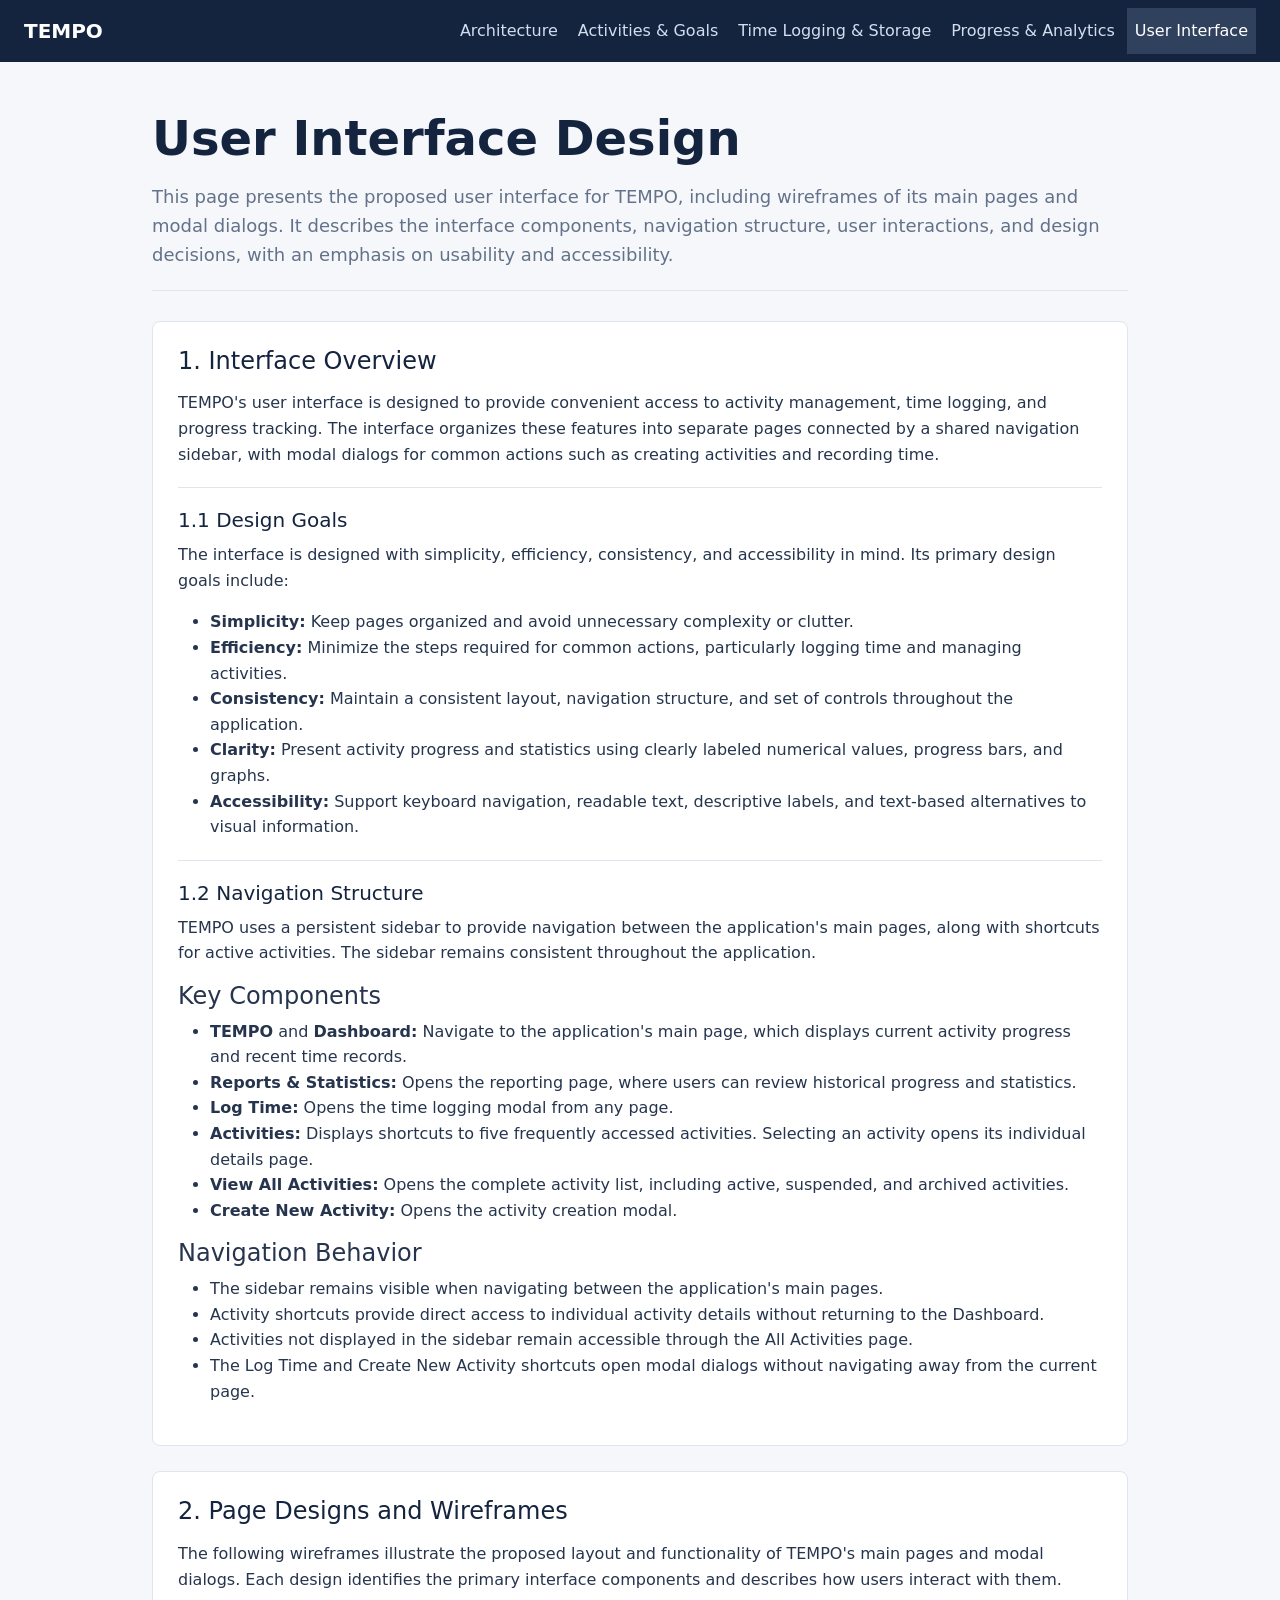
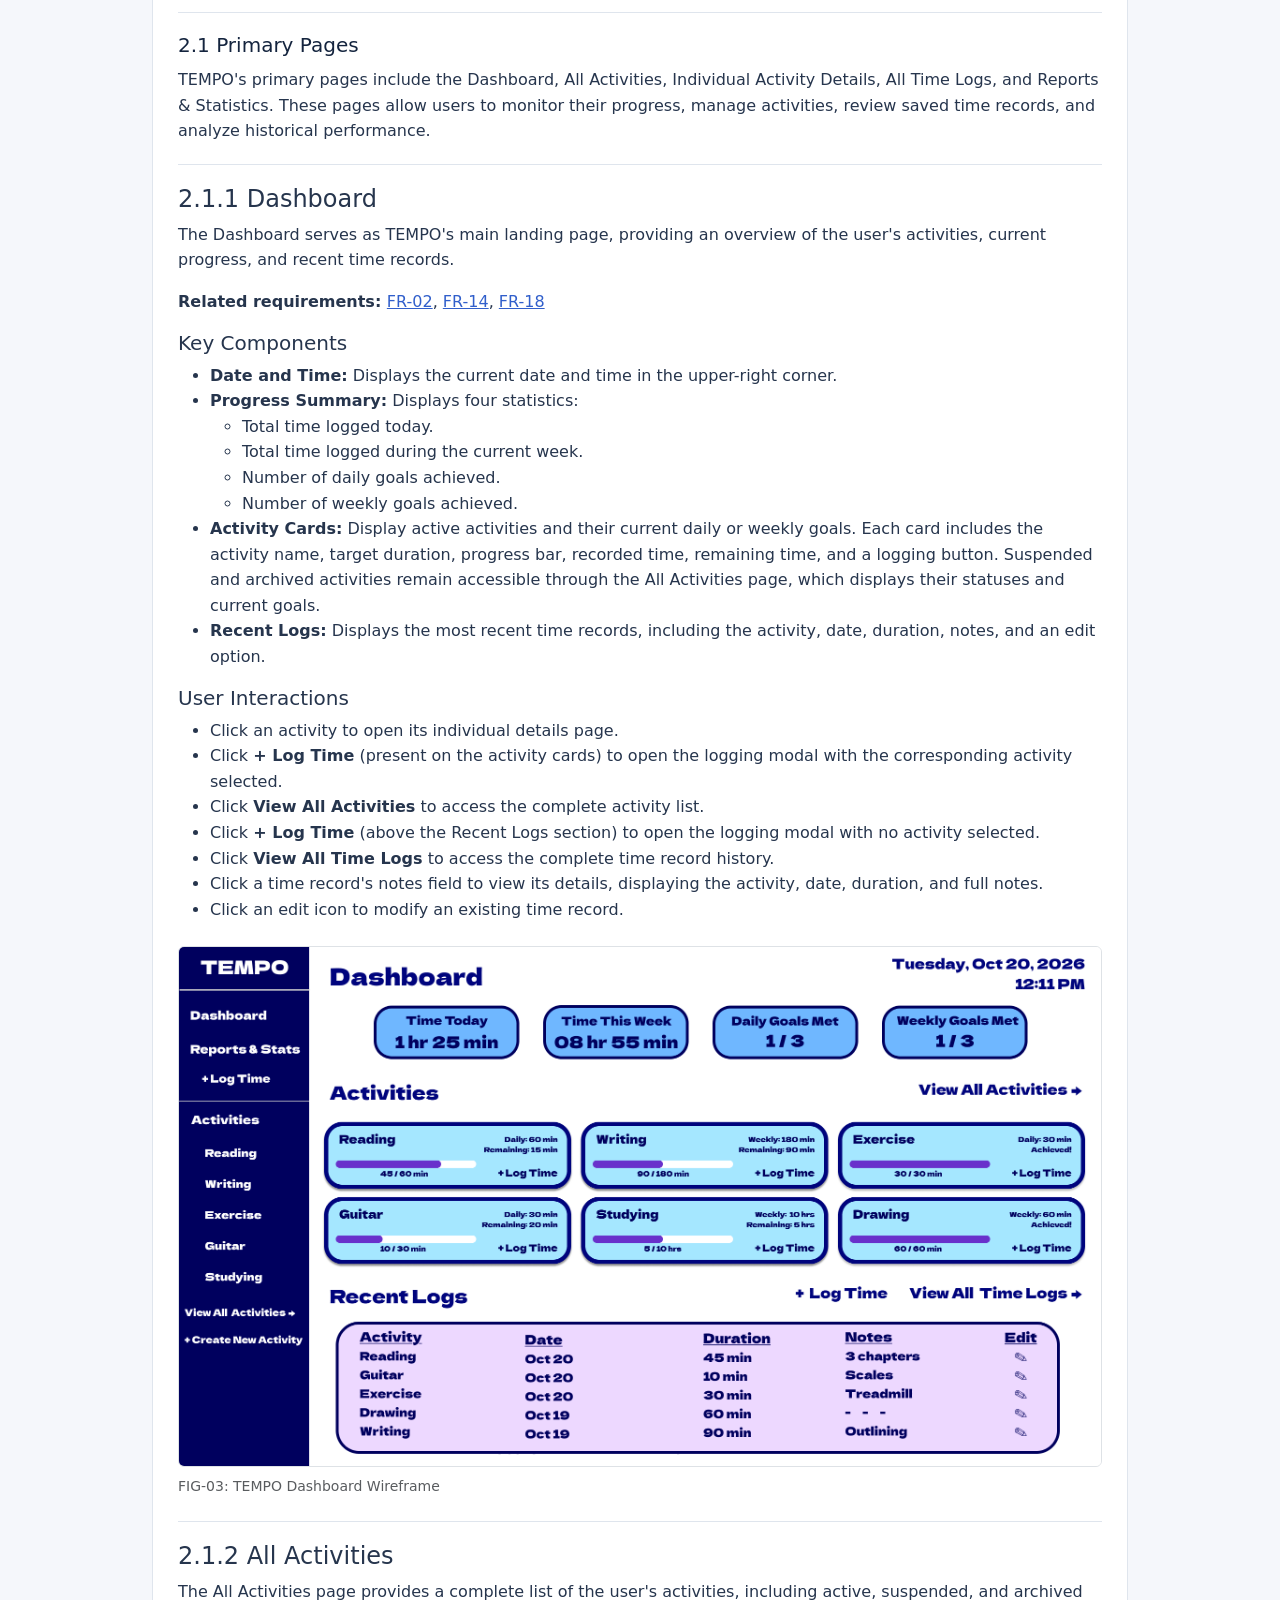
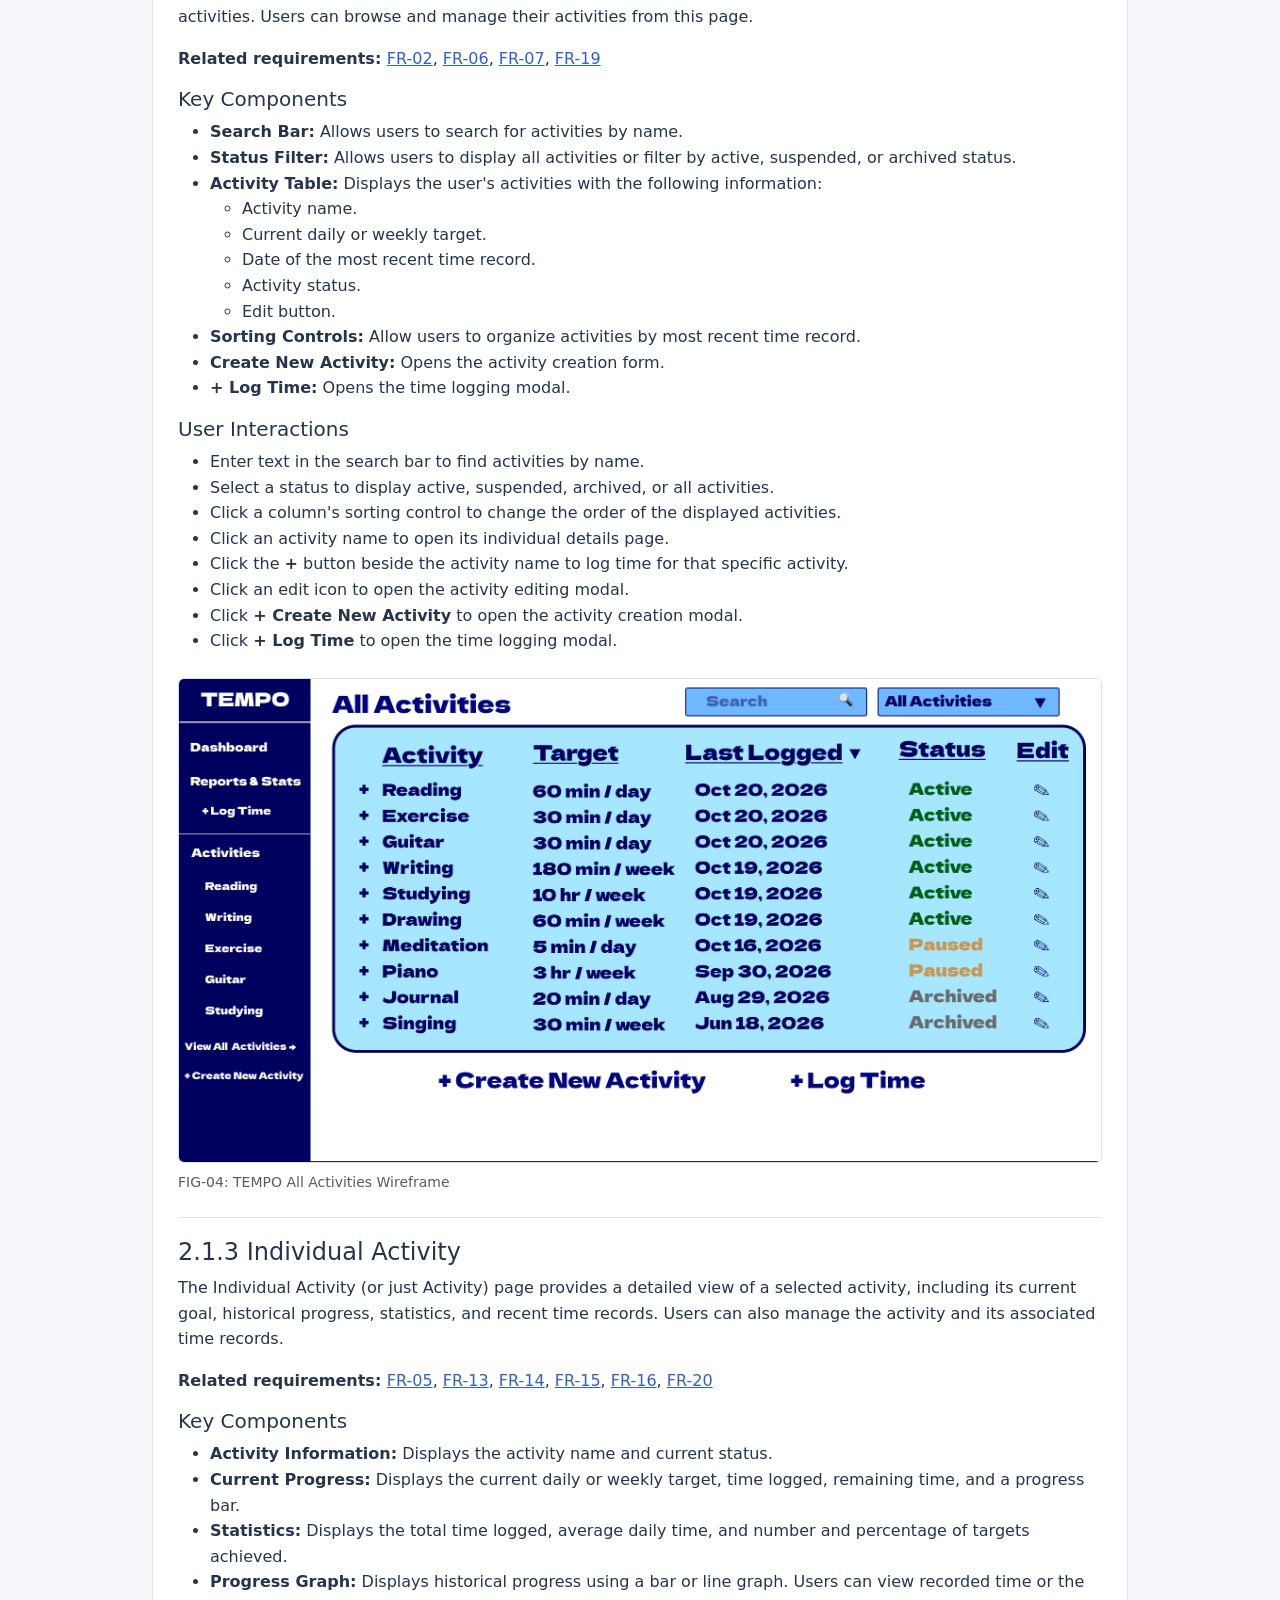
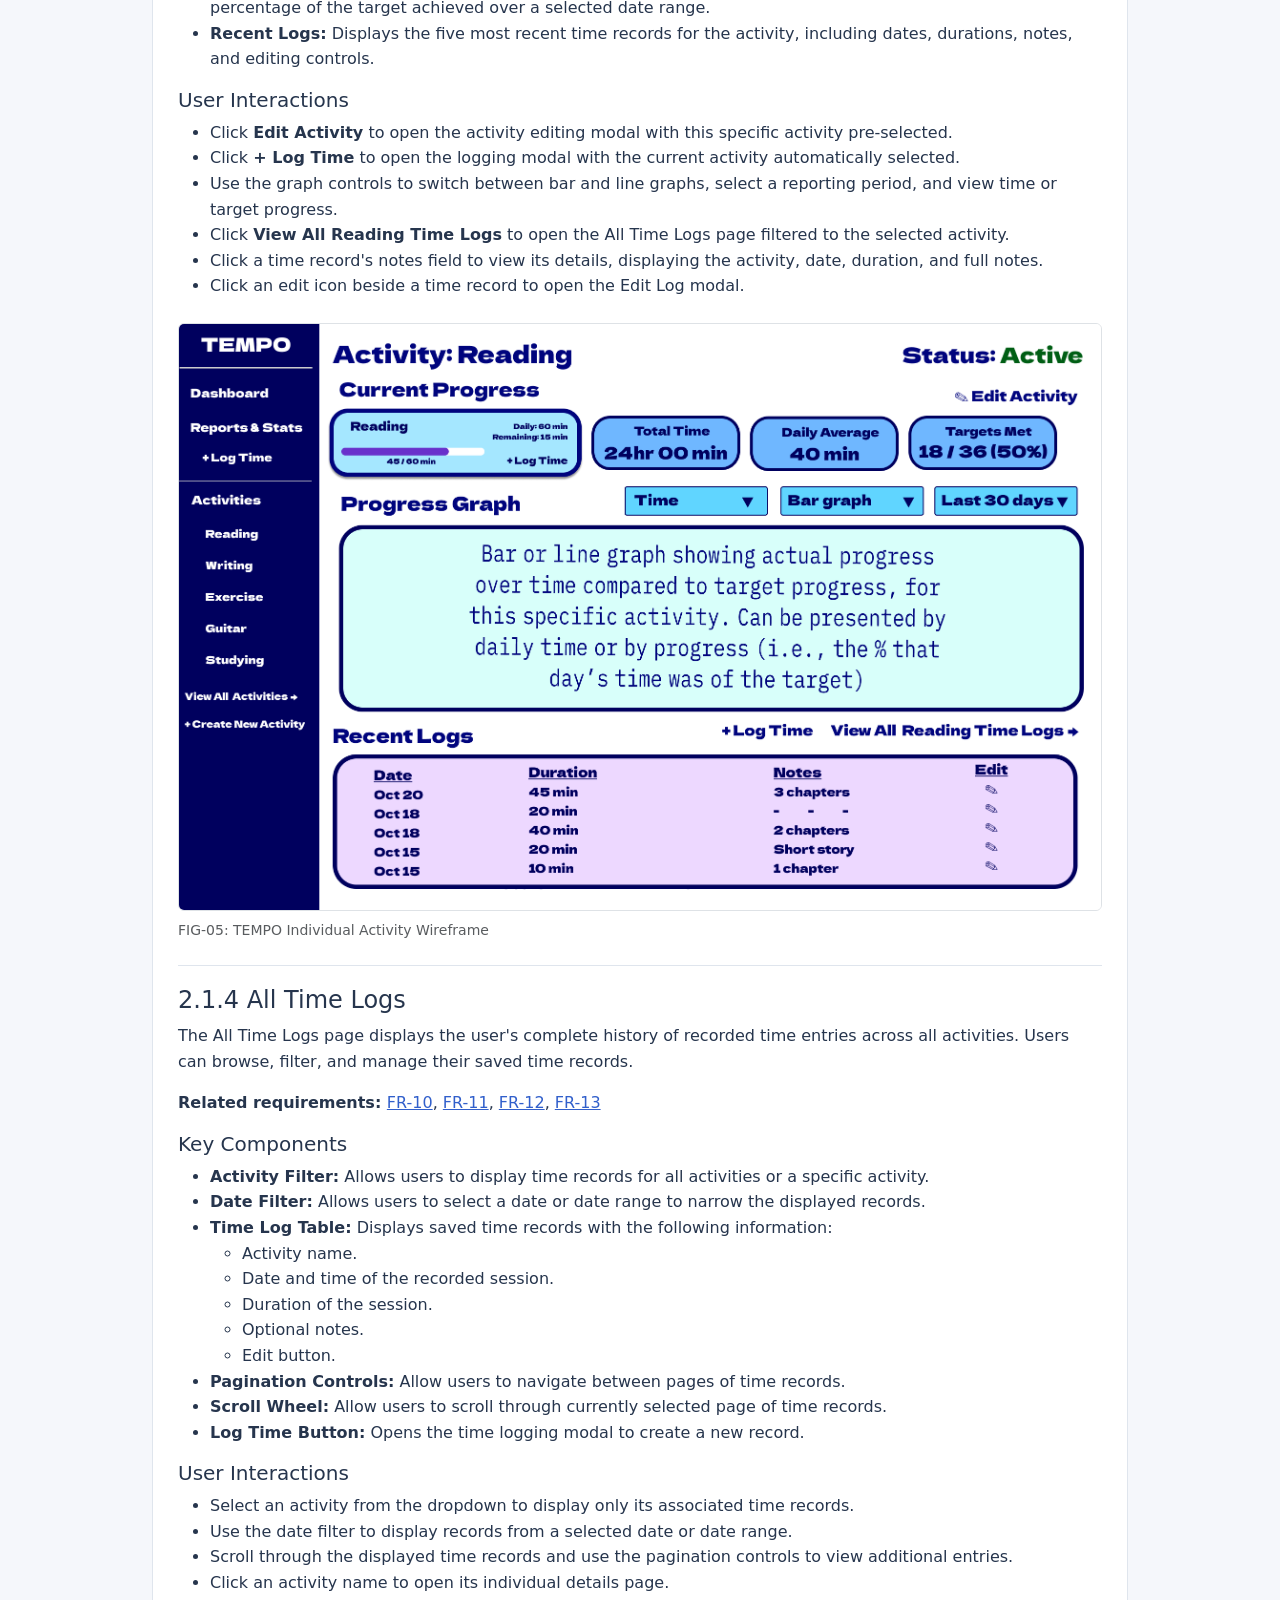
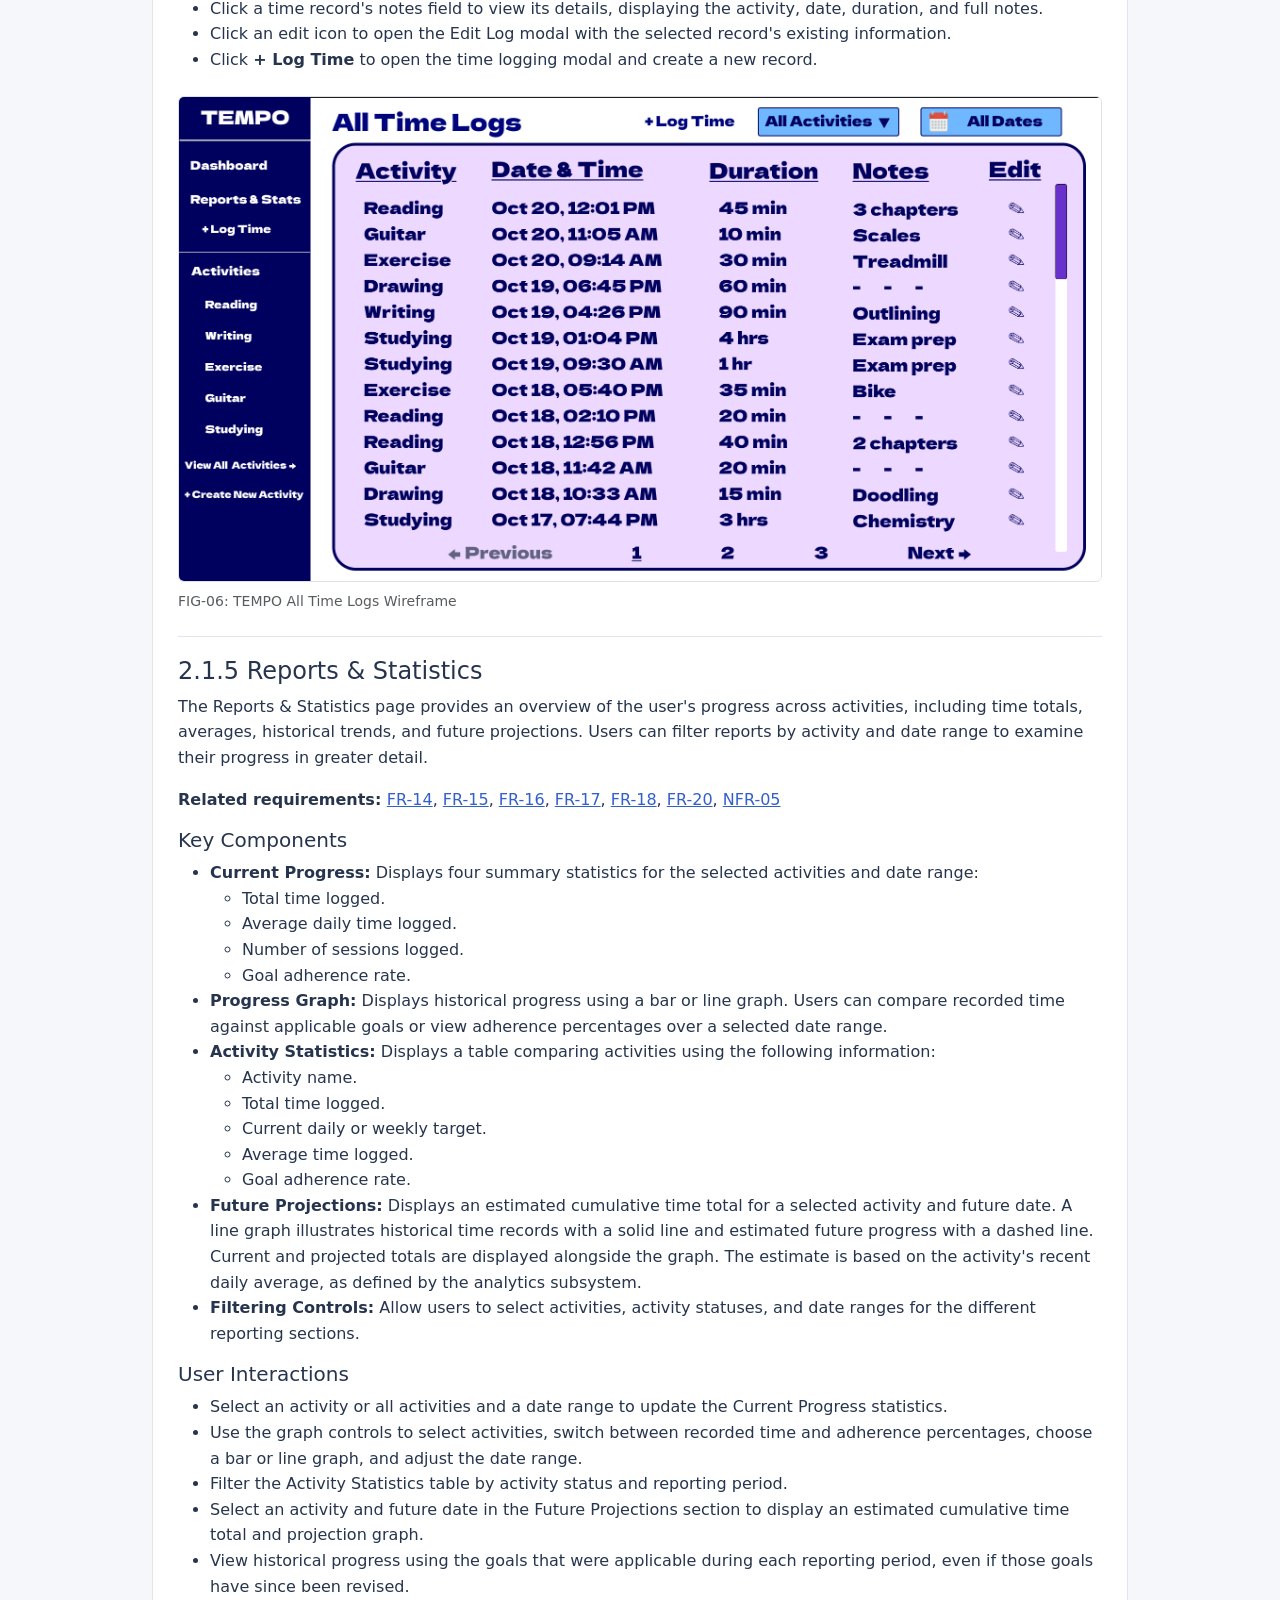
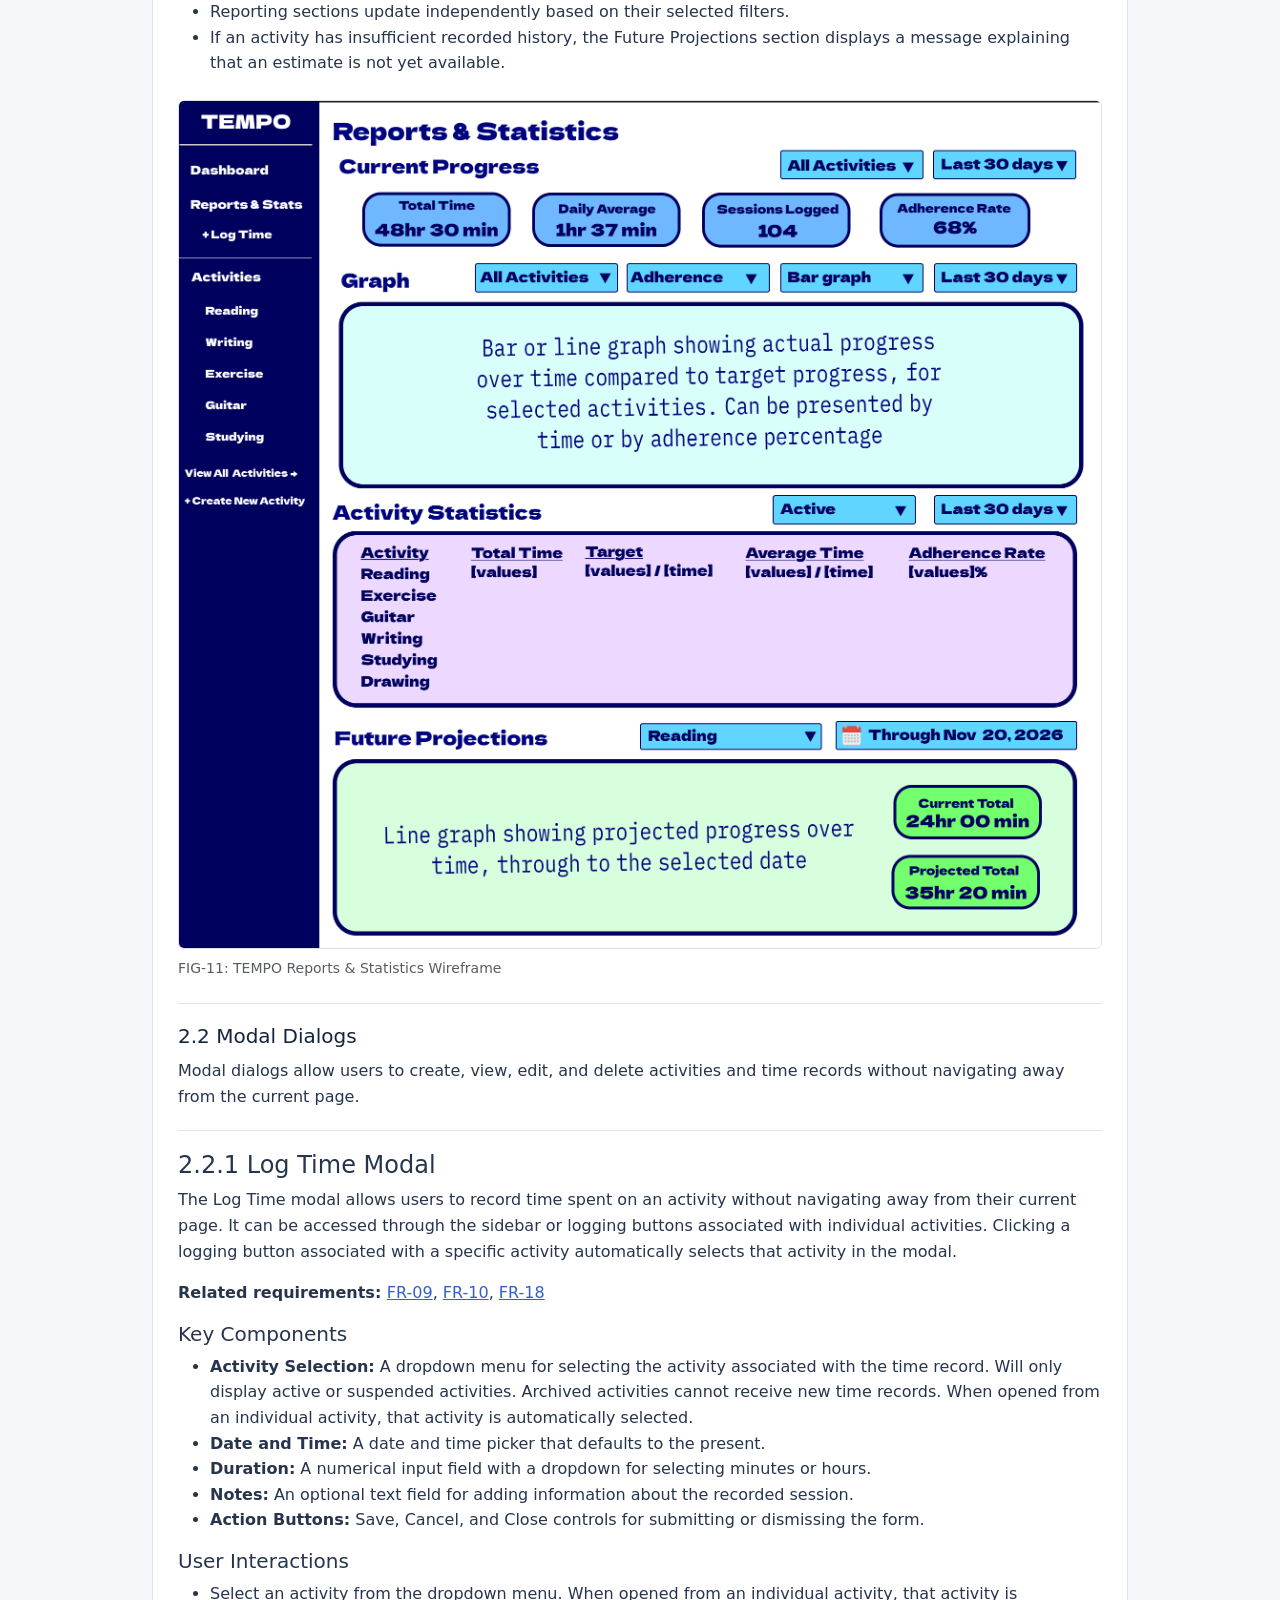
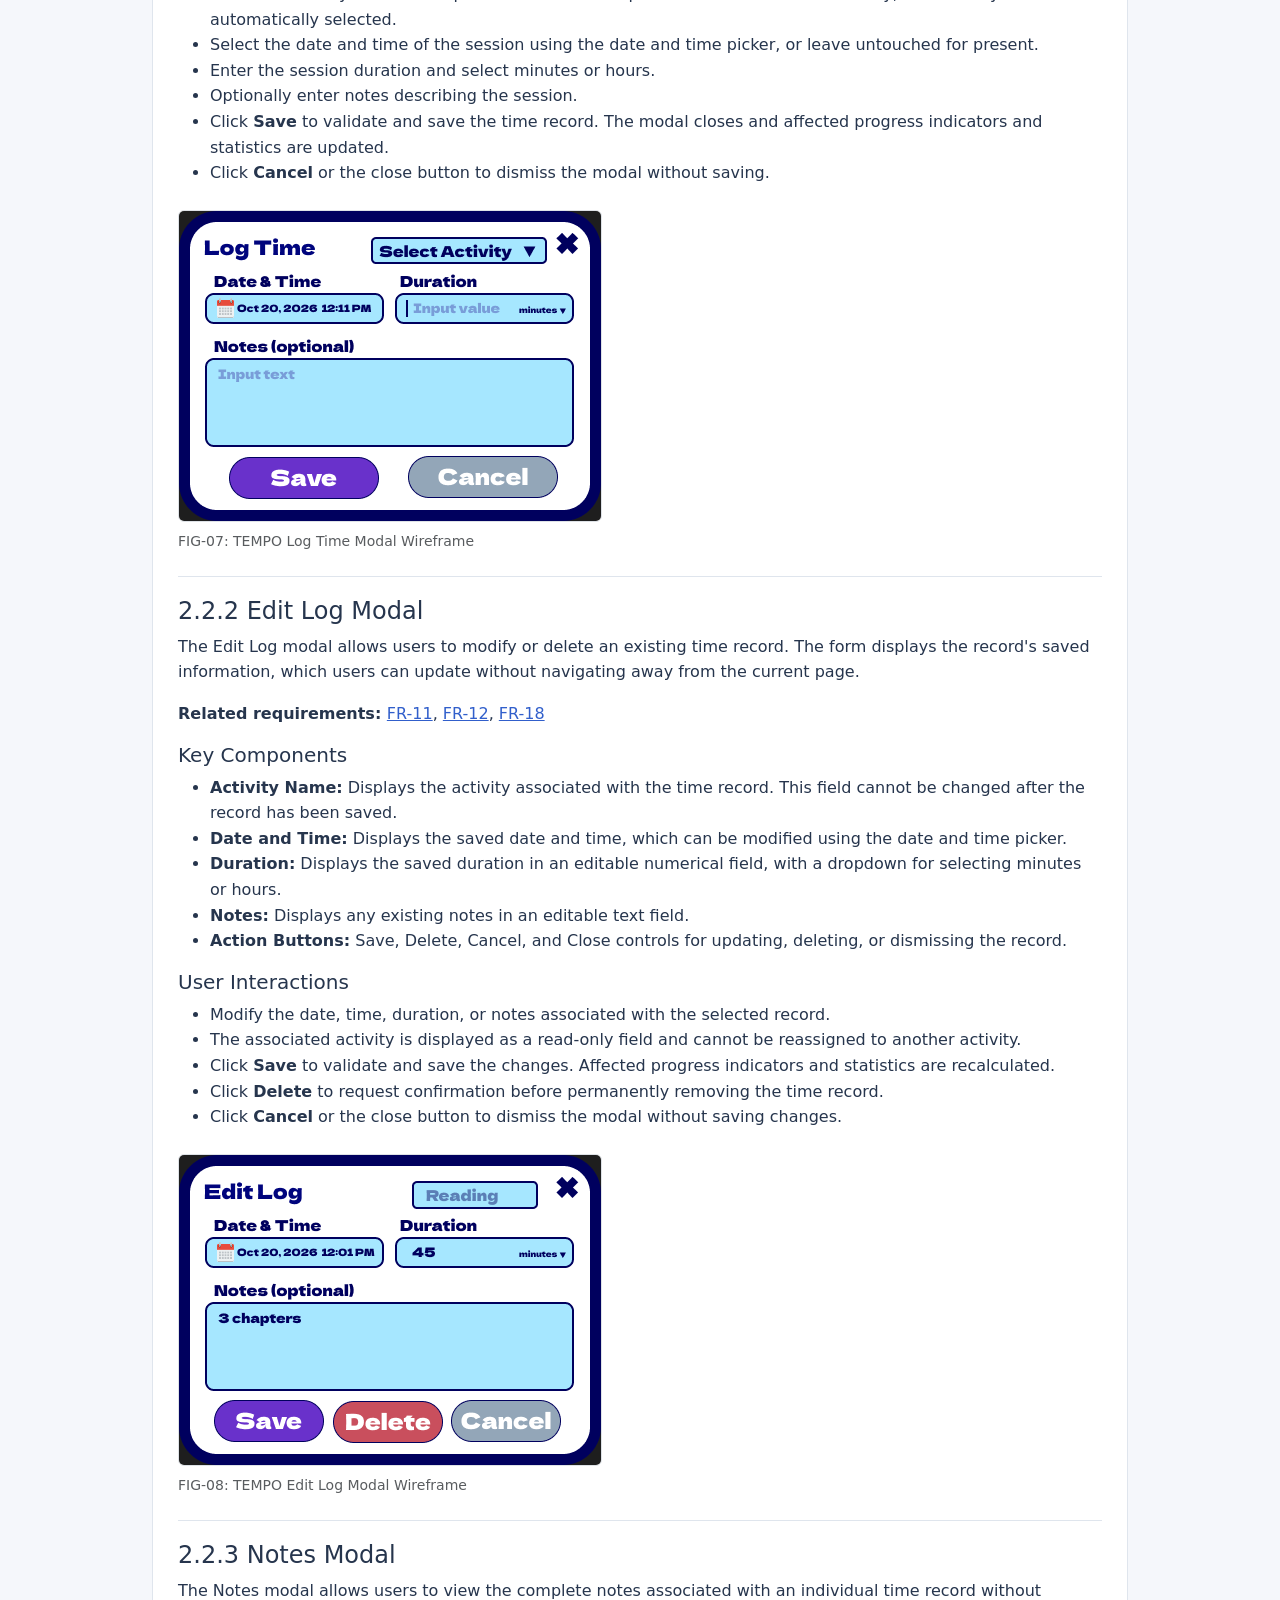
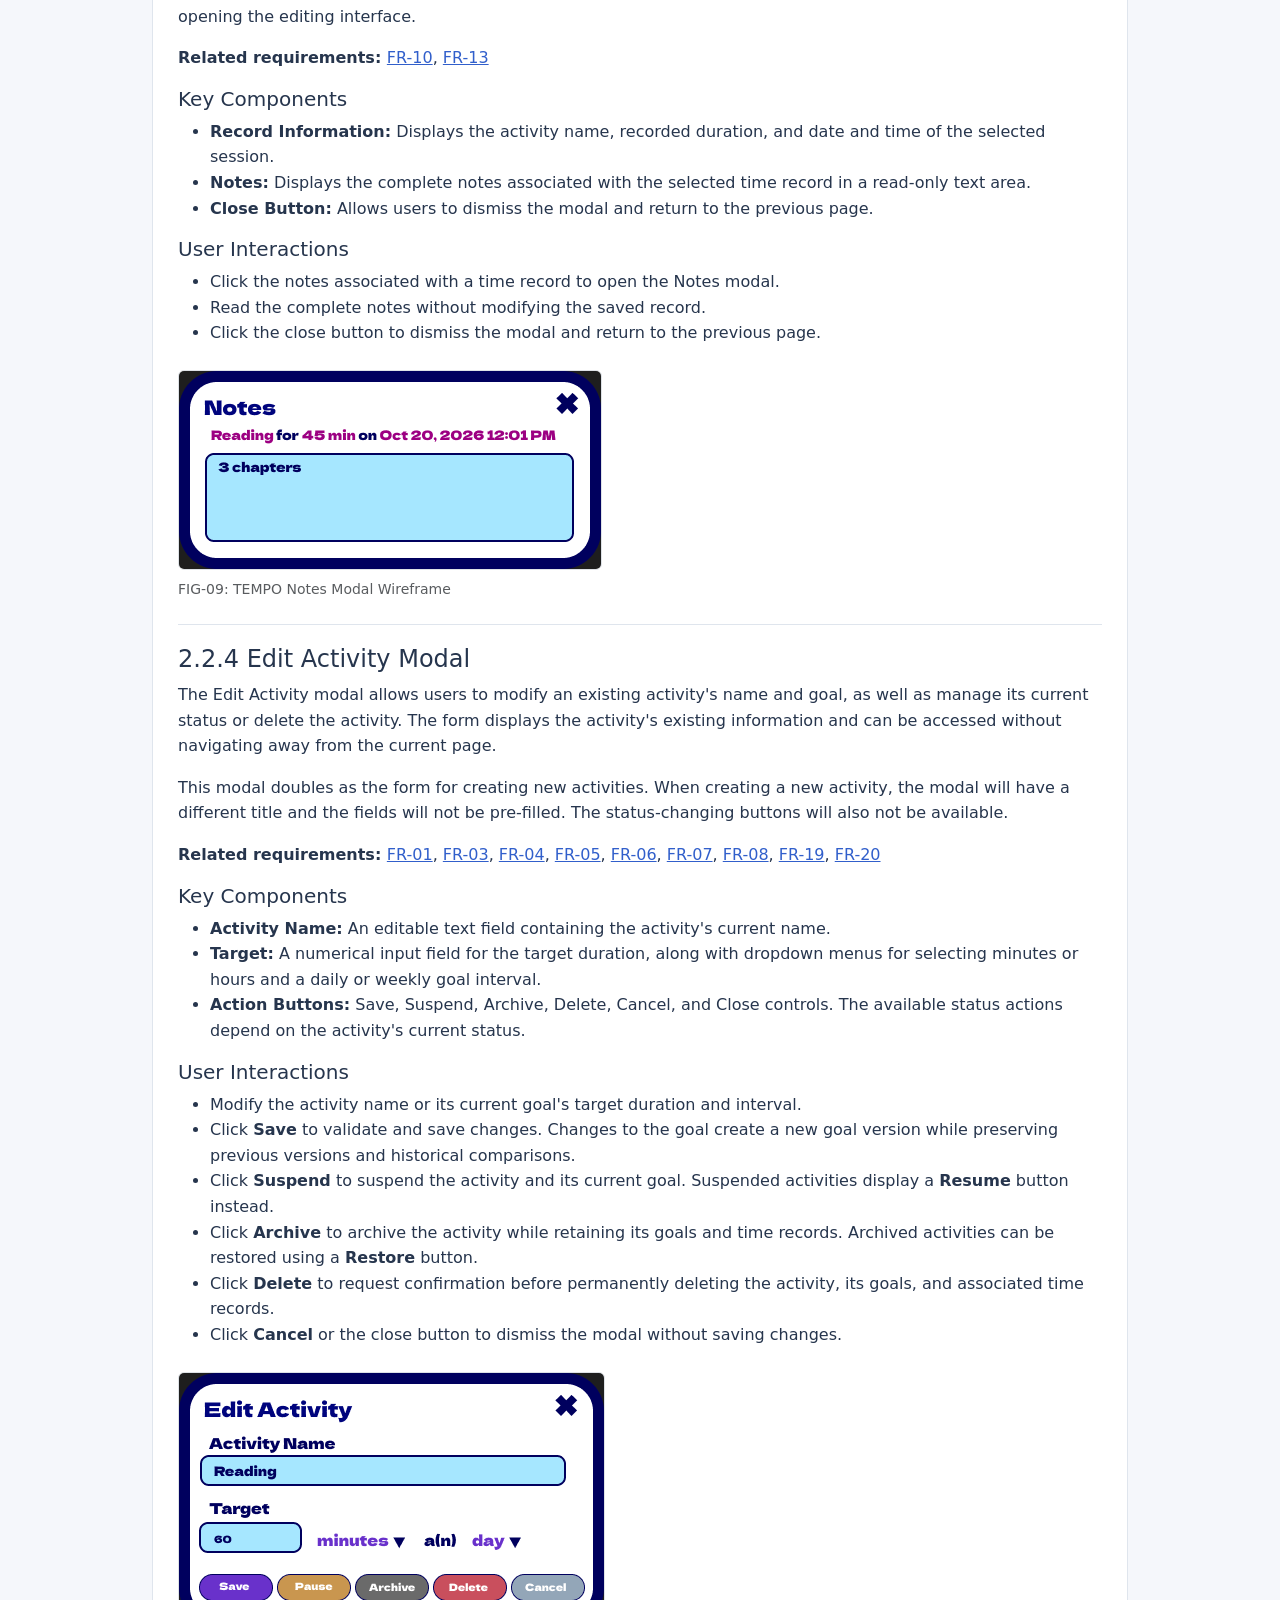
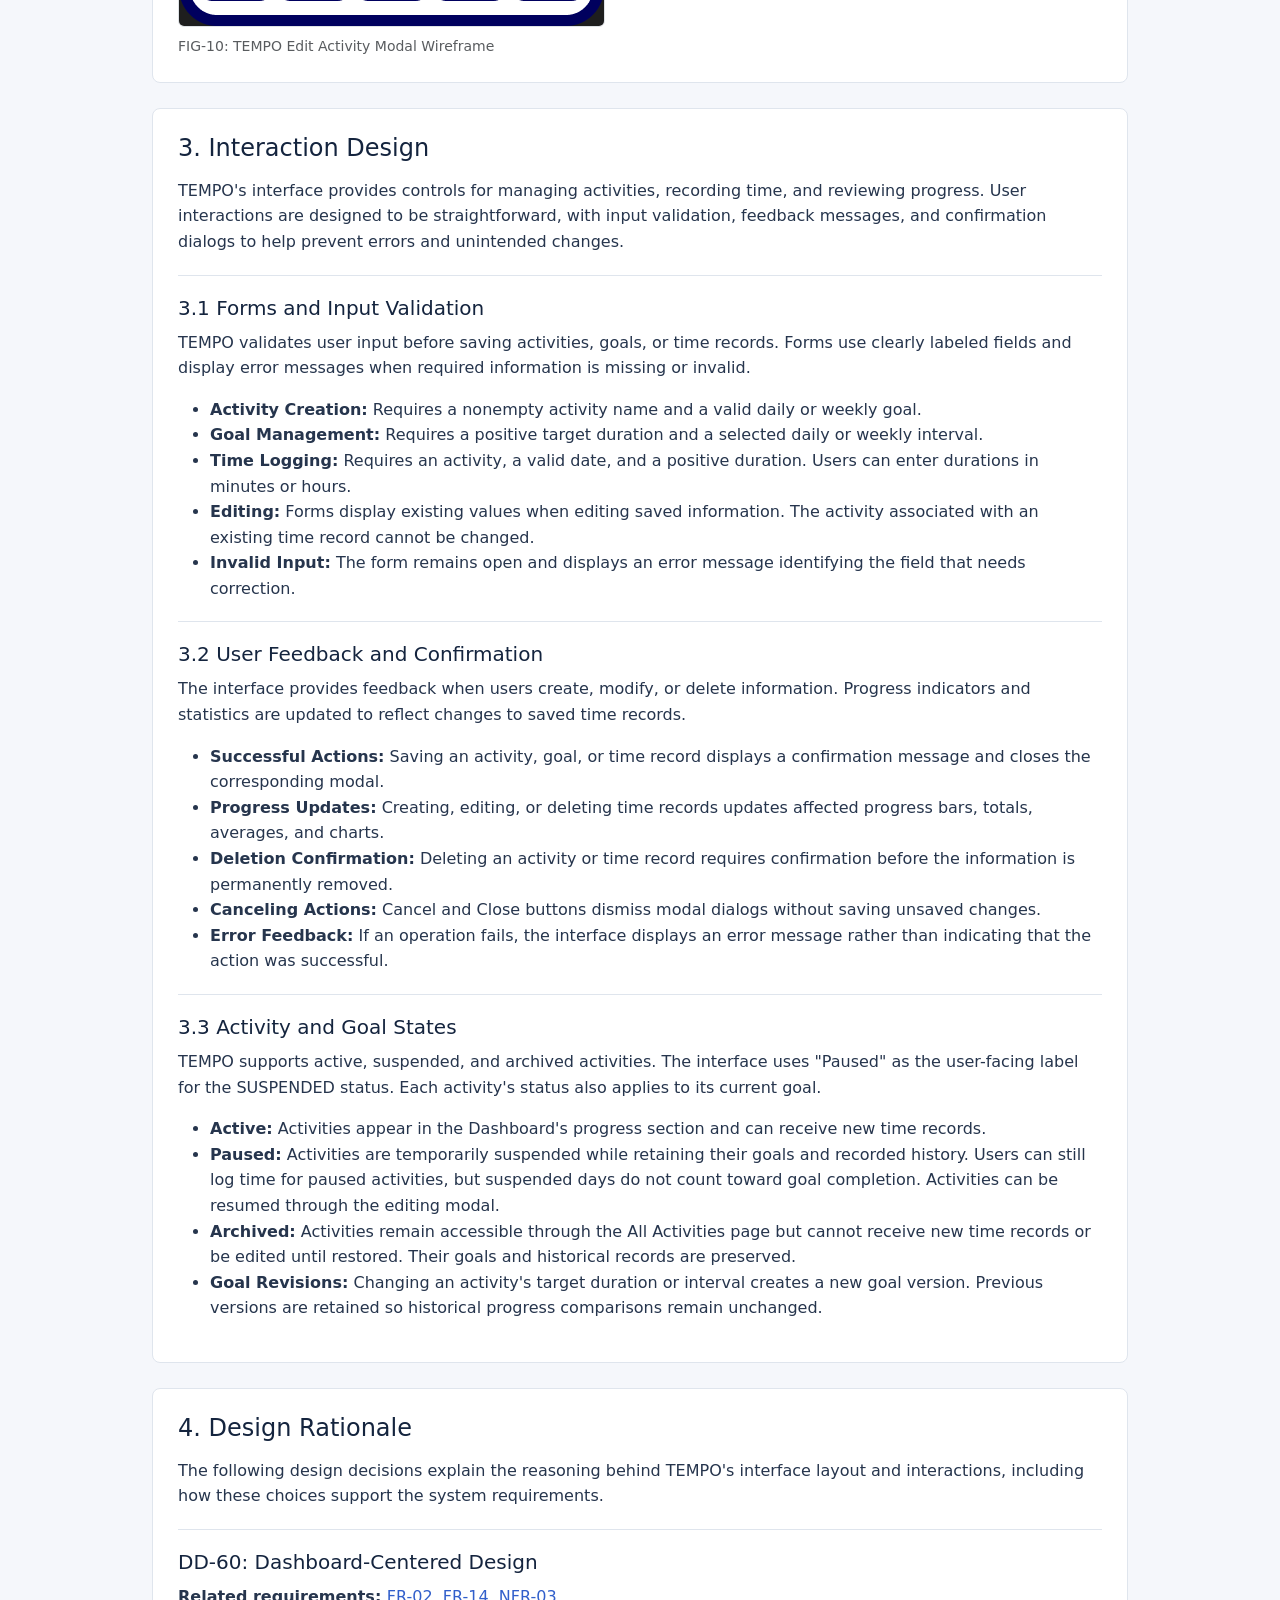
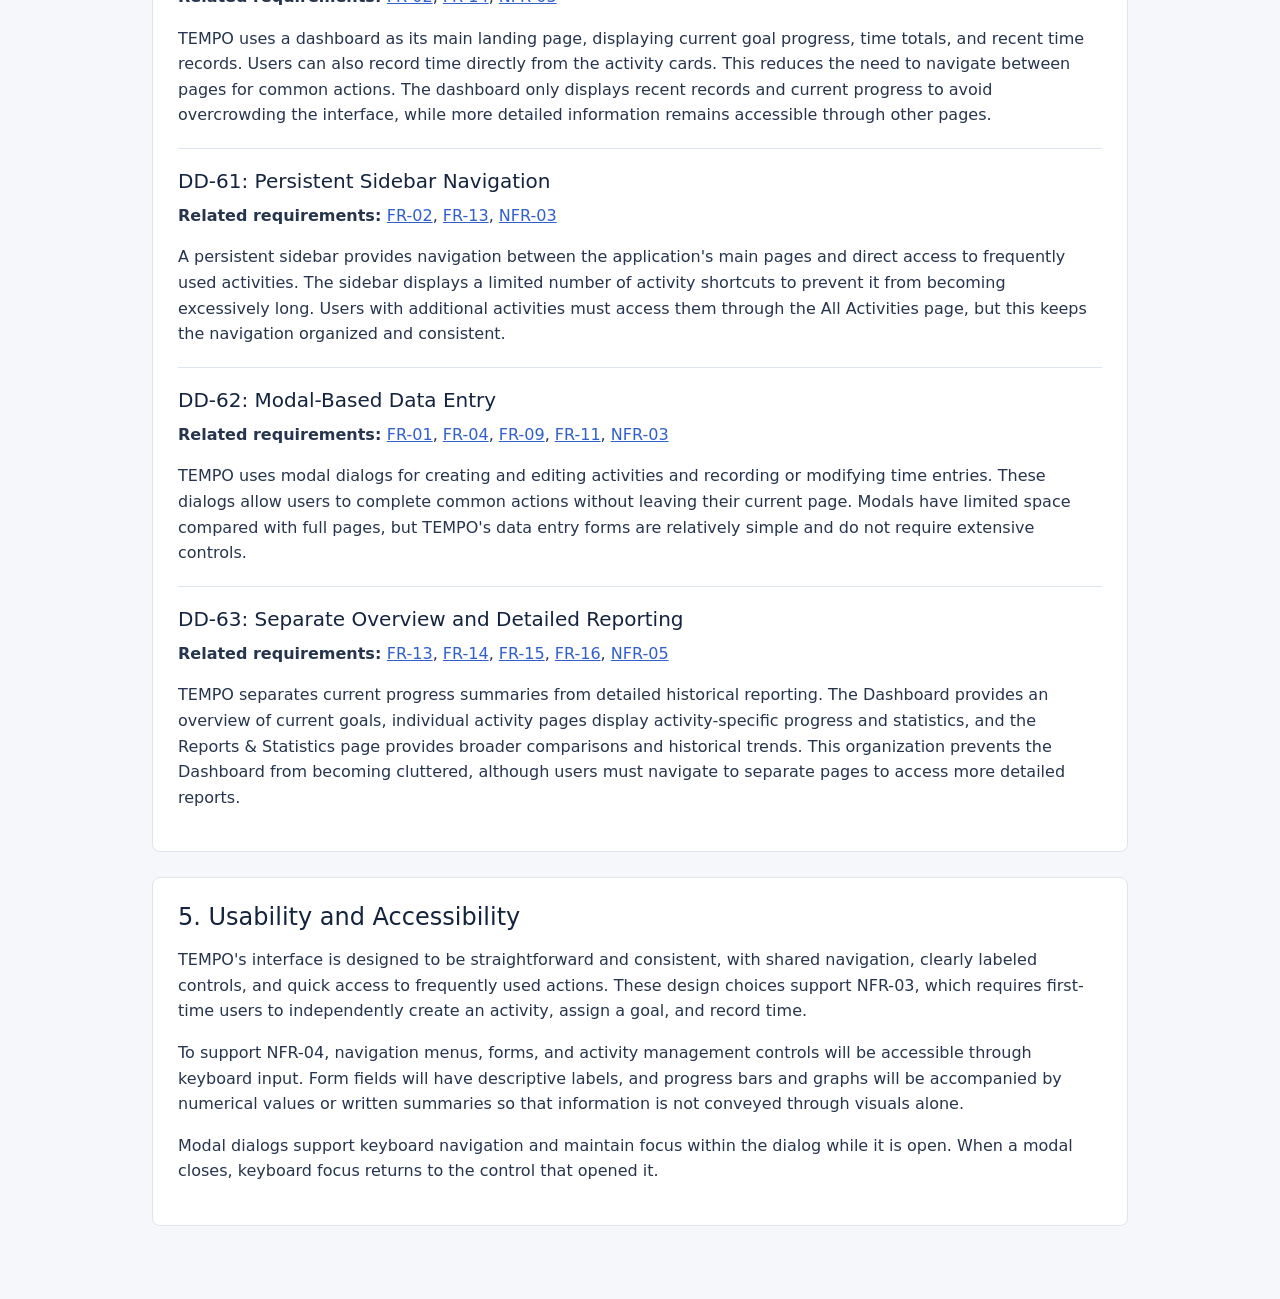
<file: interface.html>
<!doctype html>
<html lang="en">
 <head>
  <meta charset="UTF-8" />
  <meta name="viewport" content="width=device-width, initial-scale=1.0" />
  <title>User Interface | TEMPO</title>
  <link href="https://cdn.jsdelivr.net/npm/bootstrap@5.3.8/dist/css/bootstrap.min.css" rel="stylesheet" integrity="sha384-sRIl4kxILFvY47J16cr9ZwB07vP4J8+LH7qKQnuqkuIAvNWLzeN8tE5YBujZqJLB" crossorigin="anonymous" />
  <link rel="stylesheet" href="styles.css" />
  <link rel="icon" type="image/png" href="images/metro.png" />
 </head>
 <body>
  <header>
   <nav class="navbar navbar-expand-lg navbar-dark site-nav" aria-label="Main navigation">
    <div class="container-fluid px-lg-4"><a class="navbar-brand" href="index.html">TEMPO</a><button class="navbar-toggler" type="button" data-bs-toggle="collapse" data-bs-target="#siteNavigation" aria-controls="siteNavigation" aria-expanded="false" aria-label="Toggle navigation"><span class="navbar-toggler-icon"></span></button>
     <div class="collapse navbar-collapse" id="siteNavigation">
      <ul class="navbar-nav ms-auto gap-lg-1">
       <li class="nav-item"><a class="nav-link" href="architecture.html">Architecture</a></li>
       <li class="nav-item"><a class="nav-link" href="goals.html">Activities &amp; Goals</a></li>
       <li class="nav-item"><a class="nav-link" href="logging.html">Time Logging &amp; Storage</a></li>
       <li class="nav-item"><a class="nav-link" href="analytics.html">Progress &amp; Analytics</a></li>
       <li class="nav-item"><a class="nav-link active" aria-current="page" href="interface.html"> User Interface </a></li>
      </ul>
     </div>
    </div>
   </nav>
  </header>
  <main class="container docs-content py-4 py-md-5">
   <div class="page-heading">
    <h1 class="display-5 mb-3">User Interface Design</h1>
    <p class="page-intro mb-0"> This page presents the proposed user interface for TEMPO, including wireframes of its main pages and modal dialogs. It describes the interface components, navigation structure, user interactions, and design decisions, with an emphasis on usability and accessibility. </p>
   </div>
   <section class="doc-section" id="interface-overview">
    <h2>1. Interface Overview</h2>
    <p> TEMPO's user interface is designed to provide convenient access to activity management, time logging, and progress tracking. The interface organizes these features into separate pages connected by a shared navigation sidebar, with modal dialogs for common actions such as creating activities and recording time. </p>
    <section class="doc-subsection" id="design-goals">
     <h3>1.1 Design Goals</h3>
     <p> The interface is designed with simplicity, efficiency, consistency, and accessibility in mind. Its primary design goals include: </p>
     <ul>
      <li><strong>Simplicity:</strong> Keep pages organized and avoid unnecessary complexity or clutter. </li>
      <li><strong>Efficiency:</strong> Minimize the steps required for common actions, particularly logging time and managing activities. </li>
      <li><strong>Consistency:</strong> Maintain a consistent layout, navigation structure, and set of controls throughout the application. </li>
      <li><strong>Clarity:</strong> Present activity progress and statistics using clearly labeled numerical values, progress bars, and graphs. </li>
      <li><strong>Accessibility:</strong> Support keyboard navigation, readable text, descriptive labels, and text-based alternatives to visual information. </li>
     </ul>
    </section>
    <section class="doc-subsection" id="navigation-structure">
     <h3>1.2 Navigation Structure</h3>
     <p> TEMPO uses a persistent sidebar to provide navigation between the application's main pages, along with shortcuts for active activities. The sidebar remains consistent throughout the application. </p>
     <h4>Key Components</h4>
     <ul>
      <li><strong>TEMPO</strong> and <strong>Dashboard:</strong> Navigate to the application's main page, which displays current activity progress and recent time records. </li>
      <li><strong>Reports &amp; Statistics:</strong> Opens the reporting page, where users can review historical progress and statistics. </li>
      <li><strong>Log Time:</strong> Opens the time logging modal from any page. </li>
      <li><strong>Activities:</strong> Displays shortcuts to five frequently accessed activities. Selecting an activity opens its individual details page. </li>
      <li><strong>View All Activities:</strong> Opens the complete activity list, including active, suspended, and archived activities. </li>
      <li><strong>Create New Activity:</strong> Opens the activity creation modal. </li>
     </ul>
     <h4>Navigation Behavior</h4>
     <ul>
      <li> The sidebar remains visible when navigating between the application's main pages. </li>
      <li> Activity shortcuts provide direct access to individual activity details without returning to the Dashboard. </li>
      <li> Activities not displayed in the sidebar remain accessible through the All Activities page. </li>
      <li> The Log Time and Create New Activity shortcuts open modal dialogs without navigating away from the current page. </li>
     </ul>
    </section>
   </section>
   <section class="doc-section" id="wireframes">
    <h2>2. Page Designs and Wireframes</h2>
    <p> The following wireframes illustrate the proposed layout and functionality of TEMPO's main pages and modal dialogs. Each design identifies the primary interface components and describes how users interact with them. </p>
    <section class="doc-subsection" id="primary-pages">
     <h3>2.1 Primary Pages</h3>
     <p> TEMPO's primary pages include the Dashboard, All Activities, Individual Activity Details, All Time Logs, and Reports &amp; Statistics. These pages allow users to monitor their progress, manage activities, review saved time records, and analyze historical performance. </p>
     <section class="doc-subsection" id="dashboard">
      <h4>2.1.1 Dashboard</h4>
      <p> The Dashboard serves as TEMPO's main landing page, providing an overview of the user's activities, current progress, and recent time records. </p>
      <p><strong>Related requirements: </strong><a href="index.html#FR-02"> FR-02</a>, <a href="index.html#FR-14">FR-14</a>, <a href="index.html#FR-18">FR-18</a></p>
      <h5>Key Components</h5>
      <ul>
       <li><strong>Date and Time:</strong> Displays the current date and time in the upper-right corner. </li>
       <li><strong>Progress Summary:</strong> Displays four statistics: <ul>
         <li>Total time logged today.</li>
         <li>Total time logged during the current week.</li>
         <li>Number of daily goals achieved.</li>
         <li>Number of weekly goals achieved.</li>
        </ul>
       </li>
       <li><strong>Activity Cards:</strong> Display active activities and their current daily or weekly goals. Each card includes the activity name, target duration, progress bar, recorded time, remaining time, and a logging button. Suspended and archived activities remain accessible through the All Activities page, which displays their statuses and current goals. </li>
       <li><strong>Recent Logs:</strong> Displays the most recent time records, including the activity, date, duration, notes, and an edit option. </li>
      </ul>
      <h5>User Interactions</h5>
      <ul>
       <li>Click an activity to open its individual details page.</li>
       <li> Click <strong>+ Log Time</strong> (present on the activity cards) to open the logging modal with the corresponding activity selected. </li>
       <li> Click <strong>View All Activities</strong> to access the complete activity list. </li>
       <li> Click <strong>+ Log Time</strong> (above the Recent Logs section) to open the logging modal with no activity selected. </li>
       <li> Click <strong>View All Time Logs</strong> to access the complete time record history. </li>
       <li>Click a time record's notes field to view its details, displaying the activity, date, duration, and full notes.</li>
       <li>Click an edit icon to modify an existing time record.</li>
      </ul>
      <figure id="FIG-03" class="my-4"><img src="images/dashboard.png" alt="TEMPO Dashboard wireframe showing progress summaries, activity cards, and recent time records." class="img-fluid border rounded">
       <figcaption class="text-muted mt-2"> FIG-03: TEMPO Dashboard Wireframe </figcaption>
      </figure>
     </section>
     <section class="doc-subsection" id="all-activities">
      <h4>2.1.2 All Activities</h4>
      <p> The All Activities page provides a complete list of the user's activities, including active, suspended, and archived activities. Users can browse and manage their activities from this page. </p>
      <p><strong>Related requirements: </strong><a href="index.html#FR-02"> FR-02</a>, <a href="index.html#FR-06">FR-06</a>, <a href="index.html#FR-07">FR-07</a>, <a href="index.html#FR-19">FR-19</a></p>
      <h5>Key Components</h5>
      <ul>
       <li><strong>Search Bar:</strong> Allows users to search for activities by name. </li>
       <li><strong>Status Filter:</strong> Allows users to display all activities or filter by active, suspended, or archived status. </li>
       <li><strong>Activity Table:</strong> Displays the user's activities with the following information: <ul>
         <li>Activity name.</li>
         <li>Current daily or weekly target.</li>
         <li>Date of the most recent time record.</li>
         <li>Activity status.</li>
         <li>Edit button.</li>
        </ul>
       </li>
       <li><strong>Sorting Controls:</strong> Allow users to organize activities by most recent time record. </li>
       <li><strong>Create New Activity:</strong> Opens the activity creation form. </li>
       <li><strong>+ Log Time:</strong> Opens the time logging modal. </li>
      </ul>
      <h5>User Interactions</h5>
      <ul>
       <li> Enter text in the search bar to find activities by name. </li>
       <li> Select a status to display active, suspended, archived, or all activities. </li>
       <li> Click a column's sorting control to change the order of the displayed activities. </li>
       <li> Click an activity name to open its individual details page. </li>
       <li> Click the <strong>+</strong> button beside the activity name to log time for that specific activity. </li>
       <li> Click an edit icon to open the activity editing modal. </li>
       <li> Click <strong>+ Create New Activity</strong> to open the activity creation modal. </li>
       <li> Click <strong>+ Log Time</strong> to open the time logging modal. </li>
      </ul>
      <figure id="FIG-04" class="my-4"><img src="images/all-activities.png" alt="TEMPO All Activities wireframe showing a searchable and sortable table of activities with status filters." class="img-fluid border rounded">
       <figcaption class="text-muted mt-2"> FIG-04: TEMPO All Activities Wireframe </figcaption>
      </figure>
     </section>
     <section class="doc-subsection" id="activity-details">
      <h4>2.1.3 Individual Activity</h4>
      <p> The Individual Activity (or just Activity) page provides a detailed view of a selected activity, including its current goal, historical progress, statistics, and recent time records. Users can also manage the activity and its associated time records. </p>
      <p><strong>Related requirements: </strong><a href="index.html#FR-05"> FR-05</a>, <a href="index.html#FR-13">FR-13</a>, <a href="index.html#FR-14">FR-14</a>, <a href="index.html#FR-15">FR-15</a>, <a href="index.html#FR-16">FR-16</a>, <a href="index.html#FR-20">FR-20</a></p>
      <h5>Key Components</h5>
      <ul>
       <li><strong>Activity Information:</strong> Displays the activity name and current status. </li>
       <li><strong>Current Progress:</strong> Displays the current daily or weekly target, time logged, remaining time, and a progress bar. </li>
       <li><strong>Statistics:</strong> Displays the total time logged, average daily time, and number and percentage of targets achieved. </li>
       <li><strong>Progress Graph:</strong> Displays historical progress using a bar or line graph. Users can view recorded time or the percentage of the target achieved over a selected date range. </li>
       <li><strong>Recent Logs:</strong> Displays the five most recent time records for the activity, including dates, durations, notes, and editing controls. </li>
      </ul>
      <h5>User Interactions</h5>
      <ul>
       <li> Click <strong>Edit Activity</strong> to open the activity editing modal with this specific activity pre-selected. </li>
       <li> Click <strong>+ Log Time</strong> to open the logging modal with the current activity automatically selected. </li>
       <li> Use the graph controls to switch between bar and line graphs, select a reporting period, and view time or target progress. </li>
       <li> Click <strong>View All Reading Time Logs</strong> to open the All Time Logs page filtered to the selected activity. </li>
       <li>Click a time record's notes field to view its details, displaying the activity, date, duration, and full notes.</li>
       <li> Click an edit icon beside a time record to open the Edit Log modal. </li>
      </ul>
      <figure id="FIG-05" class="my-4"><img src="images/activity-details.png" alt="TEMPO Individual Activity wireframe showing Reading's current progress, statistics, historical graph, and recent time logs." class="img-fluid border rounded">
       <figcaption class="text-muted mt-2"> FIG-05: TEMPO Individual Activity Wireframe </figcaption>
      </figure>
     </section>
     <section class="doc-subsection" id="all-logs">
      <h4>2.1.4 All Time Logs</h4>
      <p> The All Time Logs page displays the user's complete history of recorded time entries across all activities. Users can browse, filter, and manage their saved time records. </p>
      <p><strong>Related requirements: </strong><a href="index.html#FR-10"> FR-10</a>, <a href="index.html#FR-11">FR-11</a>, <a href="index.html#FR-12">FR-12</a>, <a href="index.html#FR-13">FR-13</a></p>
      <h5>Key Components</h5>
      <ul>
       <li><strong>Activity Filter:</strong> Allows users to display time records for all activities or a specific activity. </li>
       <li><strong>Date Filter:</strong> Allows users to select a date or date range to narrow the displayed records. </li>
       <li><strong>Time Log Table:</strong> Displays saved time records with the following information: <ul>
         <li>Activity name.</li>
         <li>Date and time of the recorded session.</li>
         <li>Duration of the session.</li>
         <li>Optional notes.</li>
         <li>Edit button.</li>
        </ul>
       </li>
       <li><strong>Pagination Controls:</strong> Allow users to navigate between pages of time records. </li>
       <li><strong>Scroll Wheel:</strong> Allow users to scroll through currently selected page of time records. </li>
       <li><strong>Log Time Button:</strong> Opens the time logging modal to create a new record. </li>
      </ul>
      <h5>User Interactions</h5>
      <ul>
       <li> Select an activity from the dropdown to display only its associated time records. </li>
       <li> Use the date filter to display records from a selected date or date range. </li>
       <li> Scroll through the displayed time records and use the pagination controls to view additional entries. </li>
       <li> Click an activity name to open its individual details page. </li>
       <li>Click a time record's notes field to view its details, displaying the activity, date, duration, and full notes.</li>
       <li> Click an edit icon to open the Edit Log modal with the selected record's existing information. </li>
       <li> Click <strong>+ Log Time</strong> to open the time logging modal and create a new record. </li>
      </ul>
      <figure id="FIG-06" class="my-4"><img src="images/all-logs.png" alt="TEMPO All Time Logs wireframe showing time records, activity and date filters, editing controls, and pagination." class="img-fluid border rounded">
       <figcaption class="text-muted mt-2"> FIG-06: TEMPO All Time Logs Wireframe </figcaption>
      </figure>
     </section>
     <section class="doc-subsection" id="reports-statistics">
      <h4>2.1.5 Reports &amp; Statistics</h4>
      <p> The Reports &amp; Statistics page provides an overview of the user's progress across activities, including time totals, averages, historical trends, and future projections. Users can filter reports by activity and date range to examine their progress in greater detail. </p>
      <p><strong>Related requirements: </strong><a href="index.html#FR-14">FR-14</a>, <a href="index.html#FR-15">FR-15</a>, <a href="index.html#FR-16">FR-16</a>, <a href="index.html#FR-17">FR-17</a>, <a href="index.html#FR-18">FR-18</a>, <a href="index.html#FR-20">FR-20</a>, <a href="index.html#NFR-05">NFR-05</a></p>
      <h5>Key Components</h5>
      <ul>
       <li><strong>Current Progress:</strong> Displays four summary statistics for the selected activities and date range: <ul>
         <li>Total time logged.</li>
         <li>Average daily time logged.</li>
         <li>Number of sessions logged.</li>
         <li>Goal adherence rate.</li>
        </ul>
       </li>
       <li><strong>Progress Graph:</strong> Displays historical progress using a bar or line graph. Users can compare recorded time against applicable goals or view adherence percentages over a selected date range. </li>
       <li><strong>Activity Statistics:</strong> Displays a table comparing activities using the following information: <ul>
         <li>Activity name.</li>
         <li>Total time logged.</li>
         <li>Current daily or weekly target.</li>
         <li>Average time logged.</li>
         <li>Goal adherence rate.</li>
        </ul>
       </li>
       <li><strong>Future Projections:</strong> Displays an estimated cumulative time total for a selected activity and future date. A line graph illustrates historical time records with a solid line and estimated future progress with a dashed line. Current and projected totals are displayed alongside the graph. The estimate is based on the activity's recent daily average, as defined by the analytics subsystem. </li>
       <li><strong>Filtering Controls:</strong> Allow users to select activities, activity statuses, and date ranges for the different reporting sections. </li>
      </ul>
      <h5>User Interactions</h5>
      <ul>
       <li> Select an activity or all activities and a date range to update the Current Progress statistics. </li>
       <li> Use the graph controls to select activities, switch between recorded time and adherence percentages, choose a bar or line graph, and adjust the date range. </li>
       <li> Filter the Activity Statistics table by activity status and reporting period. </li>
       <li> Select an activity and future date in the Future Projections section to display an estimated cumulative time total and projection graph. </li>
       <li> View historical progress using the goals that were applicable during each reporting period, even if those goals have since been revised. </li>
       <li> Reporting sections update independently based on their selected filters. </li>
       <li> If an activity has insufficient recorded history, the Future Projections section displays a message explaining that an estimate is not yet available. </li>
      </ul>
      <figure id="FIG-11" class="my-4"><img src="images/reports-stats.png" alt="TEMPO Reports and Statistics wireframe showing summary statistics, progress graphs, activity comparisons, and future projections." class="img-fluid border rounded">
       <figcaption class="text-muted mt-2"> FIG-11: TEMPO Reports &amp; Statistics Wireframe </figcaption>
      </figure>
     </section>
    </section>
    <section class="doc-subsection" id="modal-dialogs">
     <h3>2.2 Modal Dialogs</h3>
     <p> Modal dialogs allow users to create, view, edit, and delete activities and time records without navigating away from the current page. </p>
     <section class="doc-subsection" id="log-time-modal">
      <h4>2.2.1 Log Time Modal</h4>
      <p> The Log Time modal allows users to record time spent on an activity without navigating away from their current page. It can be accessed through the sidebar or logging buttons associated with individual activities. Clicking a logging button associated with a specific activity automatically selects that activity in the modal. </p>
      <p><strong>Related requirements: </strong><a href="index.html#FR-09"> FR-09</a>, <a href="index.html#FR-10">FR-10</a>, <a href="index.html#FR-18">FR-18</a></p>
      <h5>Key Components</h5>
      <ul>
       <li><strong>Activity Selection:</strong> A dropdown menu for selecting the activity associated with the time record. Will only display active or suspended activities. Archived activities cannot receive new time records. When opened from an individual activity, that activity is automatically selected. </li>
       <li><strong>Date and Time:</strong> A date and time picker that defaults to the present. </li>
       <li><strong>Duration:</strong> A numerical input field with a dropdown for selecting minutes or hours. </li>
       <li><strong>Notes:</strong> An optional text field for adding information about the recorded session. </li>
       <li><strong>Action Buttons:</strong> Save, Cancel, and Close controls for submitting or dismissing the form. </li>
      </ul>
      <h5>User Interactions</h5>
      <ul>
       <li> Select an activity from the dropdown menu. When opened from an individual activity, that activity is automatically selected. </li>
       <li> Select the date and time of the session using the date and time picker, or leave untouched for present. </li>
       <li> Enter the session duration and select minutes or hours. </li>
       <li> Optionally enter notes describing the session. </li>
       <li> Click <strong>Save</strong> to validate and save the time record. The modal closes and affected progress indicators and statistics are updated. </li>
       <li> Click <strong>Cancel</strong> or the close button to dismiss the modal without saving. </li>
      </ul>
      <figure id="FIG-07" class="my-4"><img src="images/log-time.png" alt="TEMPO Log Time modal wireframe showing activity selection, date and time, duration, notes, and Save and Cancel buttons." class="img-fluid border rounded">
       <figcaption class="text-muted mt-2"> FIG-07: TEMPO Log Time Modal Wireframe </figcaption>
      </figure>
     </section>
     <section class="doc-subsection" id="edit-log-modal">
      <h4>2.2.2 Edit Log Modal</h4>
      <p> The Edit Log modal allows users to modify or delete an existing time record. The form displays the record's saved information, which users can update without navigating away from the current page. </p>
      <p><strong>Related requirements: </strong><a href="index.html#FR-11">FR-11</a>, <a href="index.html#FR-12">FR-12</a>, <a href="index.html#FR-18">FR-18</a></p>
      <h5>Key Components</h5>
      <ul>
       <li><strong>Activity Name:</strong> Displays the activity associated with the time record. This field cannot be changed after the record has been saved. </li>
       <li><strong>Date and Time:</strong> Displays the saved date and time, which can be modified using the date and time picker. </li>
       <li><strong>Duration:</strong> Displays the saved duration in an editable numerical field, with a dropdown for selecting minutes or hours. </li>
       <li><strong>Notes:</strong> Displays any existing notes in an editable text field. </li>
       <li><strong>Action Buttons:</strong> Save, Delete, Cancel, and Close controls for updating, deleting, or dismissing the record. </li>
      </ul>
      <h5>User Interactions</h5>
      <ul>
       <li> Modify the date, time, duration, or notes associated with the selected record. </li>
       <li> The associated activity is displayed as a read-only field and cannot be reassigned to another activity. </li>
       <li> Click <strong>Save</strong> to validate and save the changes. Affected progress indicators and statistics are recalculated. </li>
       <li> Click <strong>Delete</strong> to request confirmation before permanently removing the time record. </li>
       <li> Click <strong>Cancel</strong> or the close button to dismiss the modal without saving changes. </li>
      </ul>
      <figure id="FIG-08" class="my-4"><img src="images/edit-log.png" alt="TEMPO Edit Log modal wireframe showing a read-only activity name, editable date and time, duration, notes, and Save, Delete, and Cancel buttons." class="img-fluid border rounded">
       <figcaption class="text-muted mt-2"> FIG-08: TEMPO Edit Log Modal Wireframe </figcaption>
      </figure>
     </section>
     <section class="doc-subsection" id="notes-modal">
      <h4>2.2.3 Notes Modal</h4>
      <p> The Notes modal allows users to view the complete notes associated with an individual time record without opening the editing interface. </p>
      <p><strong>Related requirements: </strong><a href="index.html#FR-10">FR-10</a>, <a href="index.html#FR-13">FR-13</a></p>
      <h5>Key Components</h5>
      <ul>
       <li><strong>Record Information:</strong> Displays the activity name, recorded duration, and date and time of the selected session. </li>
       <li><strong>Notes:</strong> Displays the complete notes associated with the selected time record in a read-only text area. </li>
       <li><strong>Close Button:</strong> Allows users to dismiss the modal and return to the previous page. </li>
      </ul>
      <h5>User Interactions</h5>
      <ul>
       <li> Click the notes associated with a time record to open the Notes modal. </li>
       <li> Read the complete notes without modifying the saved record. </li>
       <li> Click the close button to dismiss the modal and return to the previous page. </li>
      </ul>
      <figure id="FIG-09" class="my-4"><img src="images/notes.png" alt="TEMPO Notes modal showing the activity name, session duration, date and time, and read-only notes." class="img-fluid border rounded">
       <figcaption class="text-muted mt-2"> FIG-09: TEMPO Notes Modal Wireframe </figcaption>
      </figure>
     </section>
     <section class="doc-subsection" id="edit-activity-modal">
      <h4>2.2.4 Edit Activity Modal</h4>
      <p> The Edit Activity modal allows users to modify an existing activity's name and goal, as well as manage its current status or delete the activity. The form displays the activity's existing information and can be accessed without navigating away from the current page. </p>
      <p>This modal doubles as the form for creating new activities. When creating a new activity, the modal will have a different title and the fields will not be pre-filled. The status-changing buttons will also not be available.</p>
      <p><strong>Related requirements: </strong><a href="index.html#FR-01">FR-01</a>, <a href="index.html#FR-03">FR-03</a>, <a href="index.html#FR-04">FR-04</a>, <a href="index.html#FR-05">FR-05</a>, <a href="index.html#FR-06">FR-06</a>, <a href="index.html#FR-07">FR-07</a>, <a href="index.html#FR-08">FR-08</a>, <a href="index.html#FR-19">FR-19</a>, <a href="index.html#FR-20">FR-20</a></p>
      <h5>Key Components</h5>
      <ul>
       <li><strong>Activity Name:</strong> An editable text field containing the activity's current name. </li>
       <li><strong>Target:</strong> A numerical input field for the target duration, along with dropdown menus for selecting minutes or hours and a daily or weekly goal interval. </li>
       <li><strong>Action Buttons:</strong> Save, Suspend, Archive, Delete, Cancel, and Close controls. The available status actions depend on the activity's current status. </li>
      </ul>
      <h5>User Interactions</h5>
      <ul>
       <li> Modify the activity name or its current goal's target duration and interval. </li>
       <li> Click <strong>Save</strong> to validate and save changes. Changes to the goal create a new goal version while preserving previous versions and historical comparisons. </li>
       <li> Click <strong>Suspend</strong> to suspend the activity and its current goal. Suspended activities display a <strong>Resume</strong> button instead. </li>
       <li> Click <strong>Archive</strong> to archive the activity while retaining its goals and time records. Archived activities can be restored using a <strong>Restore</strong> button. </li>
       <li> Click <strong>Delete</strong> to request confirmation before permanently deleting the activity, its goals, and associated time records. </li>
       <li> Click <strong>Cancel</strong> or the close button to dismiss the modal without saving changes. </li>
      </ul>
      <figure id="FIG-10" class="mt-4 mb-0"><img src="images/edit-activity.png" alt="TEMPO Edit Activity modal showing the activity name, target duration, goal interval, and Save, Suspend, Archive, Delete, and Cancel buttons." class="img-fluid border rounded">
       <figcaption class="text-muted mt-2"> FIG-10: TEMPO Edit Activity Modal Wireframe </figcaption>
      </figure>
     </section>
    </section>
   </section>
   <section class="doc-section" id="interaction-design">
    <h2>3. Interaction Design</h2>
    <p> TEMPO's interface provides controls for managing activities, recording time, and reviewing progress. User interactions are designed to be straightforward, with input validation, feedback messages, and confirmation dialogs to help prevent errors and unintended changes. </p>
    <section class="doc-subsection" id="input-validation">
     <h3>3.1 Forms and Input Validation</h3>
     <p> TEMPO validates user input before saving activities, goals, or time records. Forms use clearly labeled fields and display error messages when required information is missing or invalid. </p>
     <ul>
      <li><strong>Activity Creation:</strong> Requires a nonempty activity name and a valid daily or weekly goal. </li>
      <li><strong>Goal Management:</strong> Requires a positive target duration and a selected daily or weekly interval. </li>
      <li><strong>Time Logging:</strong> Requires an activity, a valid date, and a positive duration. Users can enter durations in minutes or hours. </li>
      <li><strong>Editing:</strong> Forms display existing values when editing saved information. The activity associated with an existing time record cannot be changed. </li>
      <li><strong>Invalid Input:</strong> The form remains open and displays an error message identifying the field that needs correction. </li>
     </ul>
    </section>
    <section class="doc-subsection" id="user-feedback">
     <h3>3.2 User Feedback and Confirmation</h3>
     <p> The interface provides feedback when users create, modify, or delete information. Progress indicators and statistics are updated to reflect changes to saved time records. </p>
     <ul>
      <li><strong>Successful Actions:</strong> Saving an activity, goal, or time record displays a confirmation message and closes the corresponding modal. </li>
      <li><strong>Progress Updates:</strong> Creating, editing, or deleting time records updates affected progress bars, totals, averages, and charts. </li>
      <li><strong>Deletion Confirmation:</strong> Deleting an activity or time record requires confirmation before the information is permanently removed. </li>
      <li><strong>Canceling Actions:</strong> Cancel and Close buttons dismiss modal dialogs without saving unsaved changes. </li>
      <li><strong>Error Feedback:</strong> If an operation fails, the interface displays an error message rather than indicating that the action was successful. </li>
     </ul>
    </section>
    <section class="doc-subsection" id="goal-states">
     <h3>3.3 Activity and Goal States</h3>
     <p> TEMPO supports active, suspended, and archived activities. The interface uses "Paused" as the user-facing label for the SUSPENDED status. Each activity's status also applies to its current goal. </p>
     <ul>
      <li><strong>Active:</strong> Activities appear in the Dashboard's progress section and can receive new time records. </li>
      <li><strong>Paused:</strong> Activities are temporarily suspended while retaining their goals and recorded history. Users can still log time for paused activities, but suspended days do not count toward goal completion. Activities can be resumed through the editing modal. </li>
      <li><strong>Archived:</strong> Activities remain accessible through the All Activities page but cannot receive new time records or be edited until restored. Their goals and historical records are preserved. </li>
      <li><strong>Goal Revisions:</strong> Changing an activity's target duration or interval creates a new goal version. Previous versions are retained so historical progress comparisons remain unchanged. </li>
     </ul>
    </section>
   </section>
   <section class="doc-section" id="design-rationale">
    <h2>4. Design Rationale</h2>
    <p> The following design decisions explain the reasoning behind TEMPO's interface layout and interactions, including how these choices support the system requirements. </p>
    <section class="doc-subsection" id="dd-dashboard">
     <h3>DD-60: Dashboard-Centered Design</h3>
     <p><strong>Related requirements: </strong><a href="index.html#FR-02">FR-02</a>, <a href="index.html#FR-14">FR-14</a>, <a href="index.html#NFR-03">NFR-03</a></p>
     <p> TEMPO uses a dashboard as its main landing page, displaying current goal progress, time totals, and recent time records. Users can also record time directly from the activity cards. This reduces the need to navigate between pages for common actions. The dashboard only displays recent records and current progress to avoid overcrowding the interface, while more detailed information remains accessible through other pages. </p>
    </section>
    <section class="doc-subsection" id="dd-sidebar">
     <h3>DD-61: Persistent Sidebar Navigation</h3>
     <p><strong>Related requirements: </strong><a href="index.html#FR-02">FR-02</a>, <a href="index.html#FR-13">FR-13</a>, <a href="index.html#NFR-03">NFR-03</a></p>
     <p> A persistent sidebar provides navigation between the application's main pages and direct access to frequently used activities. The sidebar displays a limited number of activity shortcuts to prevent it from becoming excessively long. Users with additional activities must access them through the All Activities page, but this keeps the navigation organized and consistent. </p>
    </section>
    <section class="doc-subsection" id="dd-modals">
     <h3>DD-62: Modal-Based Data Entry</h3>
     <p><strong>Related requirements: </strong><a href="index.html#FR-01">FR-01</a>, <a href="index.html#FR-04">FR-04</a>, <a href="index.html#FR-09">FR-09</a>, <a href="index.html#FR-11">FR-11</a>, <a href="index.html#NFR-03">NFR-03</a></p>
     <p> TEMPO uses modal dialogs for creating and editing activities and recording or modifying time entries. These dialogs allow users to complete common actions without leaving their current page. Modals have limited space compared with full pages, but TEMPO's data entry forms are relatively simple and do not require extensive controls. </p>
    </section>
    <section class="doc-subsection" id="dd-reporting">
     <h3>DD-63: Separate Overview and Detailed Reporting</h3>
     <p><strong>Related requirements: </strong><a href="index.html#FR-13">FR-13</a>, <a href="index.html#FR-14">FR-14</a>, <a href="index.html#FR-15">FR-15</a>, <a href="index.html#FR-16">FR-16</a>, <a href="index.html#NFR-05">NFR-05</a></p>
     <p> TEMPO separates current progress summaries from detailed historical reporting. The Dashboard provides an overview of current goals, individual activity pages display activity-specific progress and statistics, and the Reports &amp; Statistics page provides broader comparisons and historical trends. This organization prevents the Dashboard from becoming cluttered, although users must navigate to separate pages to access more detailed reports. </p>
    </section>
   </section>
   <section class="doc-section" id="usability-accessibility">
    <h2>5. Usability and Accessibility</h2>
    <p> TEMPO's interface is designed to be straightforward and consistent, with shared navigation, clearly labeled controls, and quick access to frequently used actions. These design choices support NFR-03, which requires first-time users to independently create an activity, assign a goal, and record time. </p>
    <p> To support NFR-04, navigation menus, forms, and activity management controls will be accessible through keyboard input. Form fields will have descriptive labels, and progress bars and graphs will be accompanied by numerical values or written summaries so that information is not conveyed through visuals alone. </p>
    <p> Modal dialogs support keyboard navigation and maintain focus within the dialog while it is open. When a modal closes, keyboard focus returns to the control that opened it. </p>
   </section>
  </main>
  <script src="https://cdn.jsdelivr.net/npm/bootstrap@5.3.8/dist/js/bootstrap.bundle.min.js" integrity="sha384-FKyoEForCGlyvwx9Hj09JcYn3nv7wiPVlz7YYwJrWVcXK/BmnVDxM+D2scQbITxI" crossorigin="anonymous"></script>
 </body>
</html>
</file>
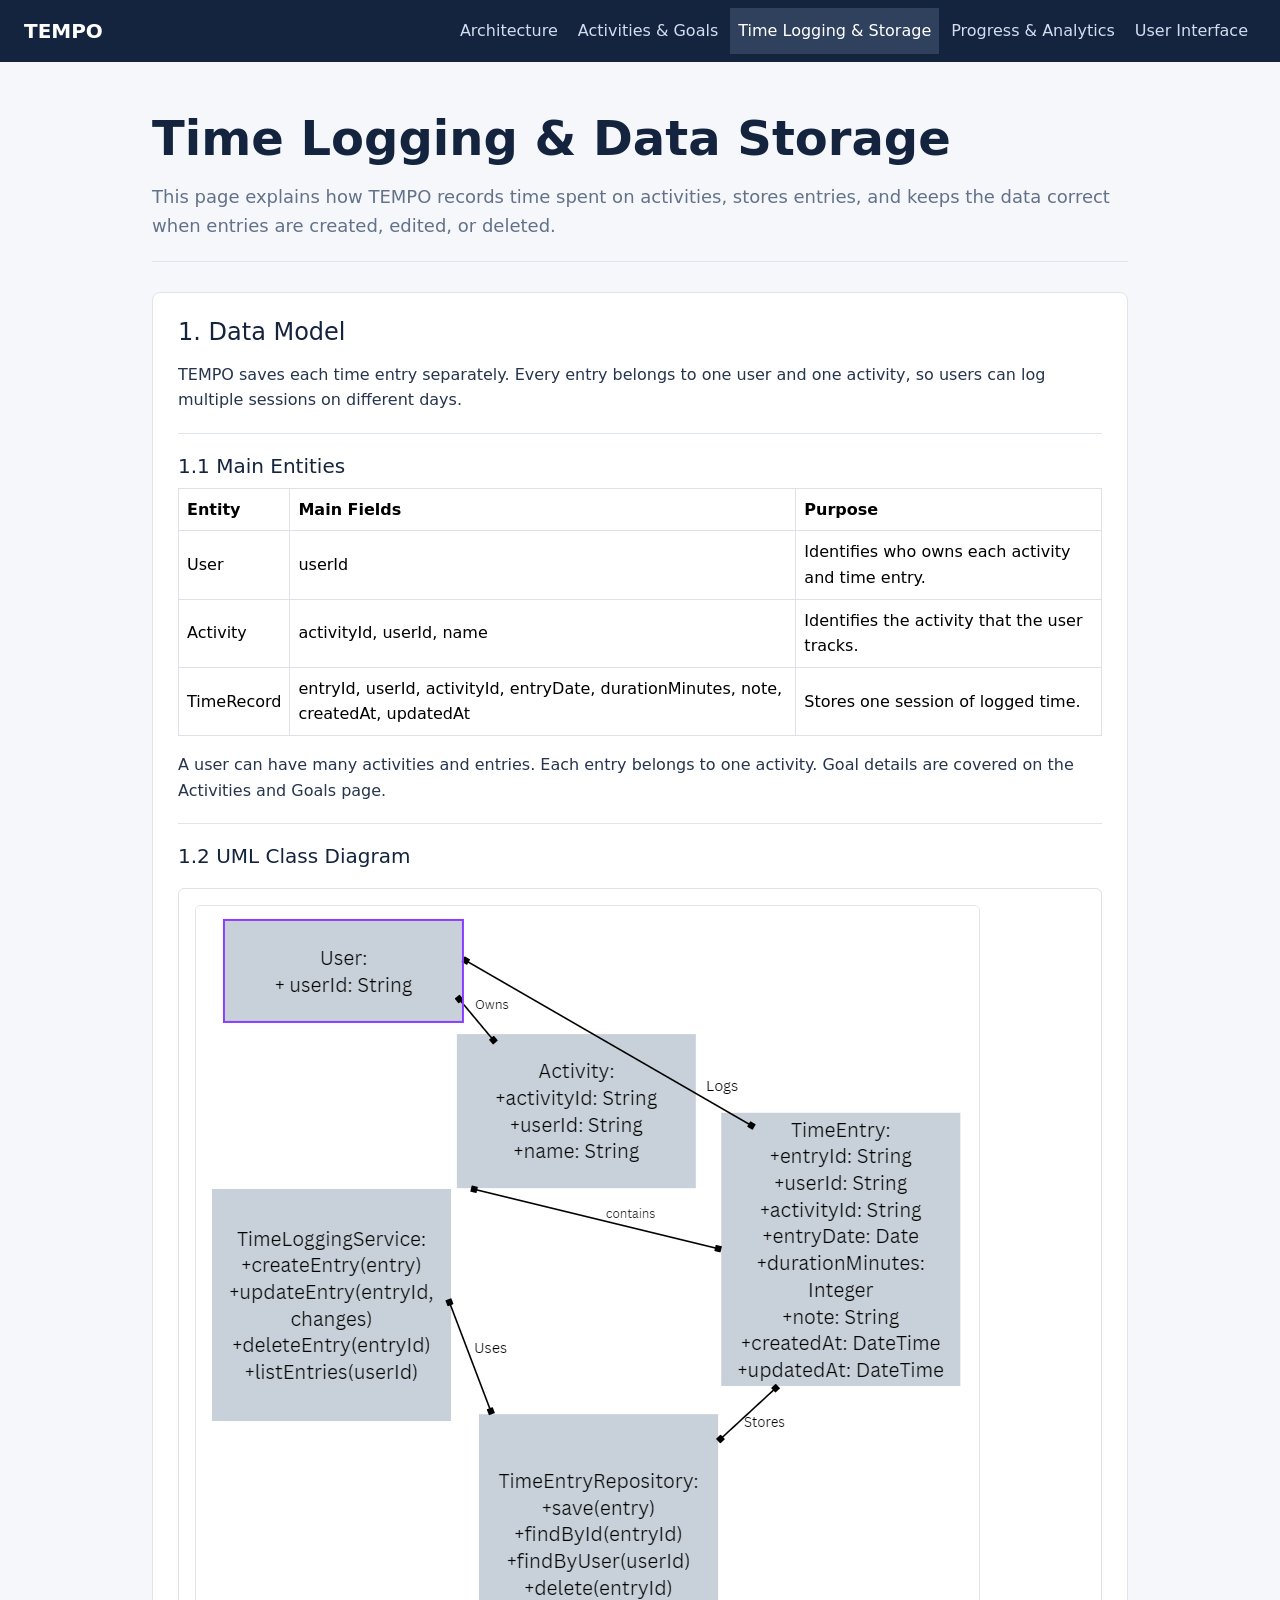
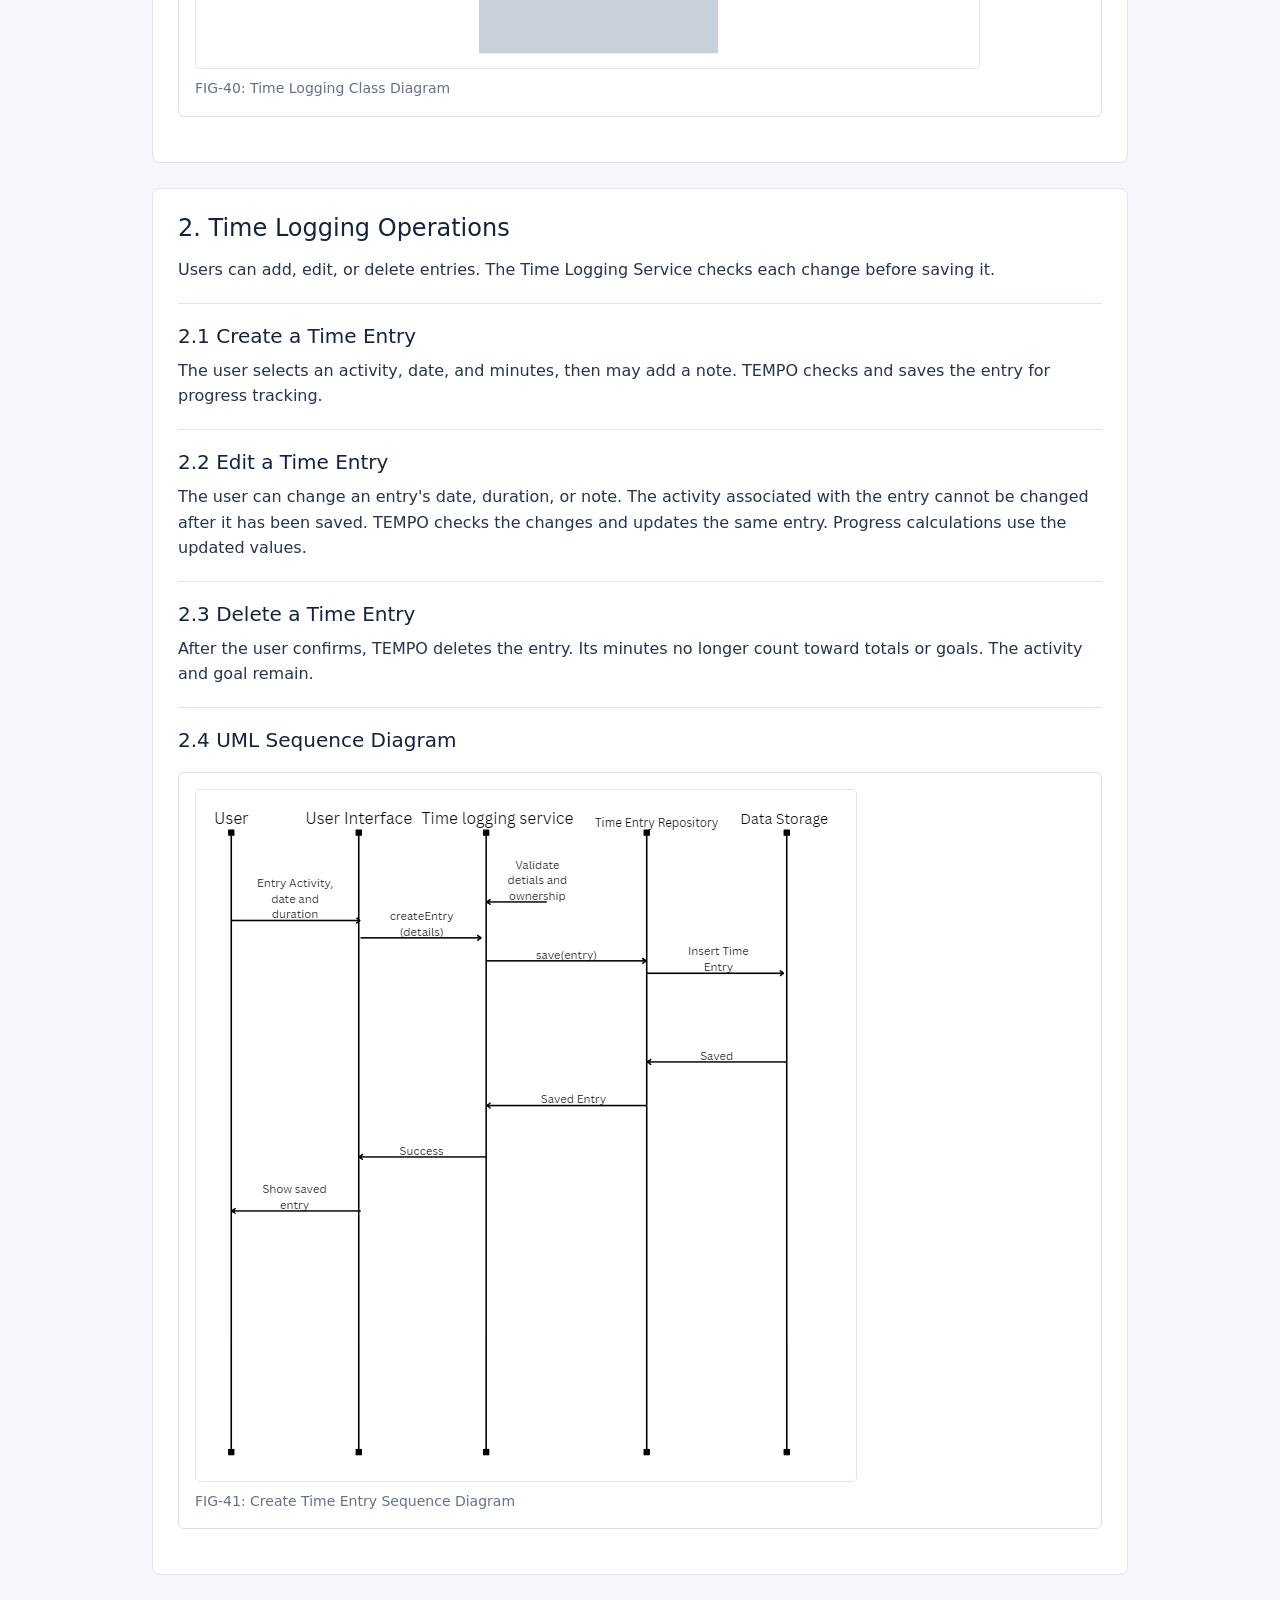
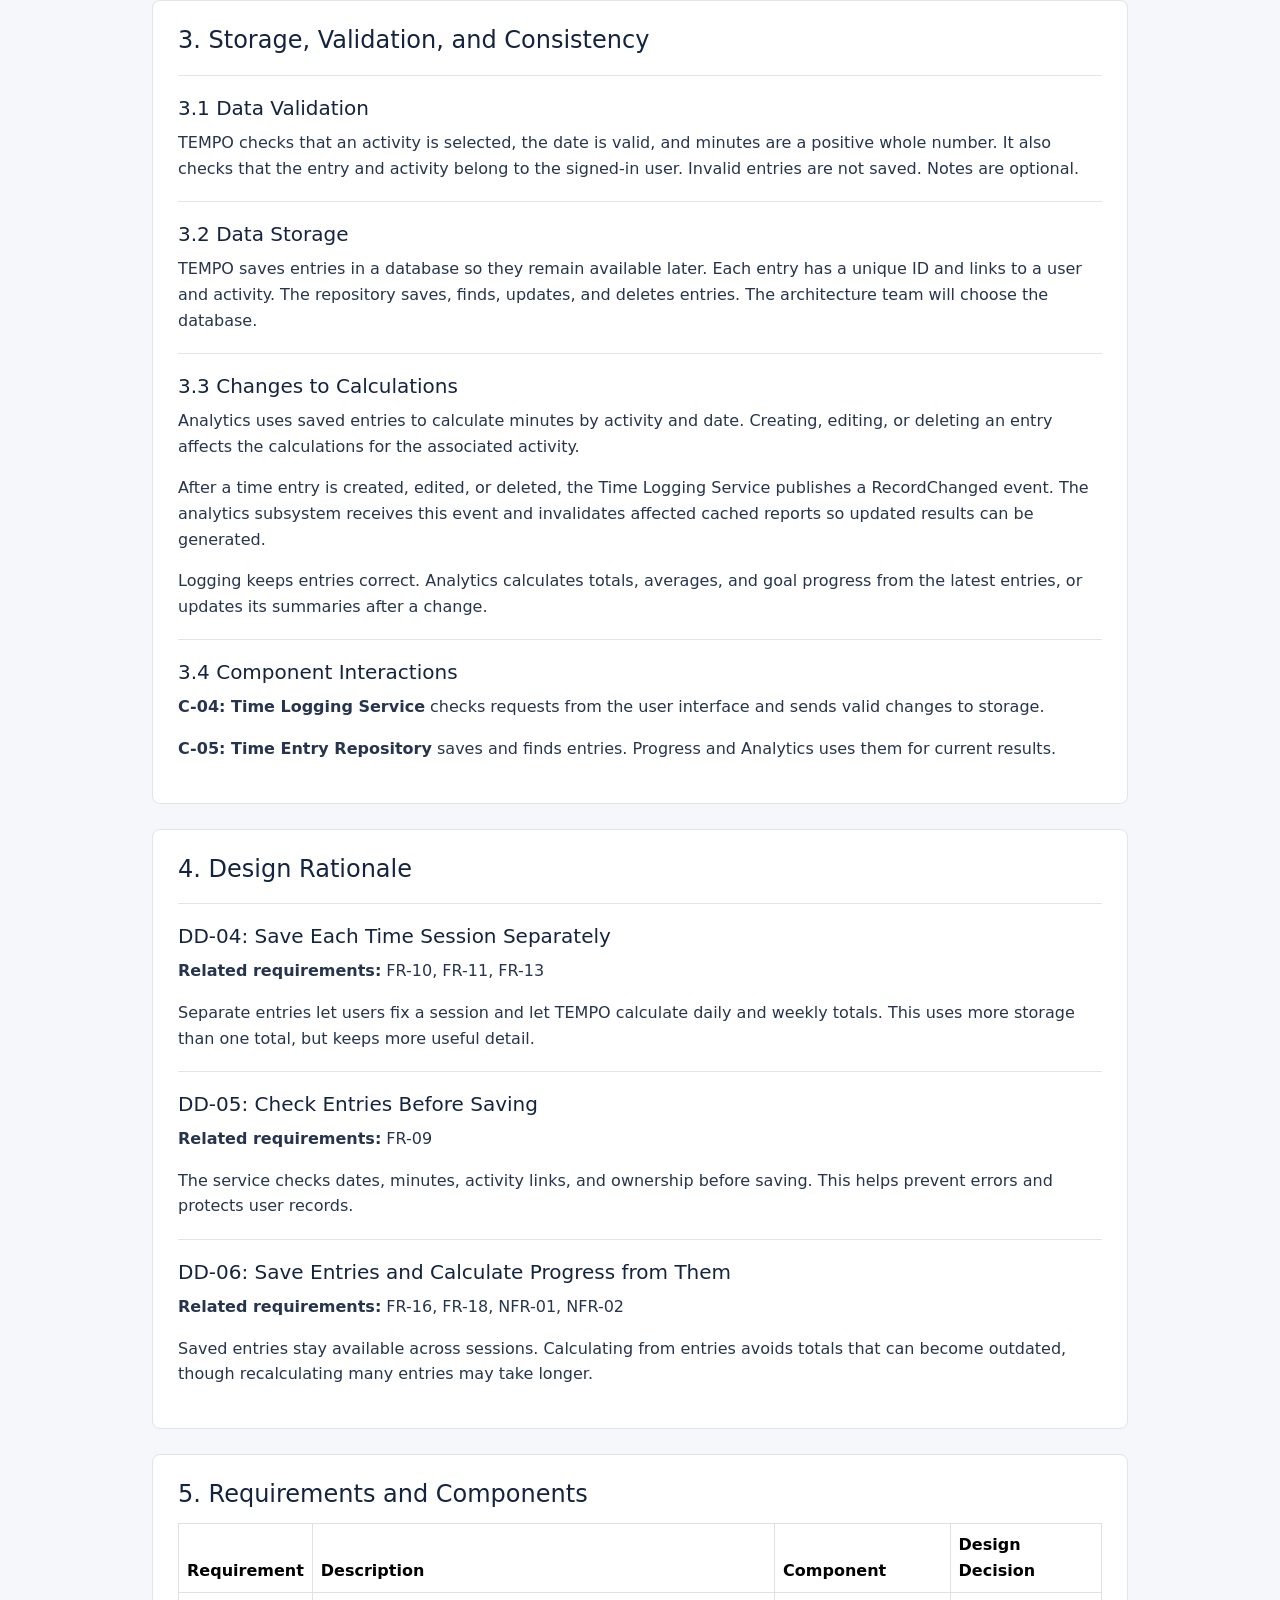
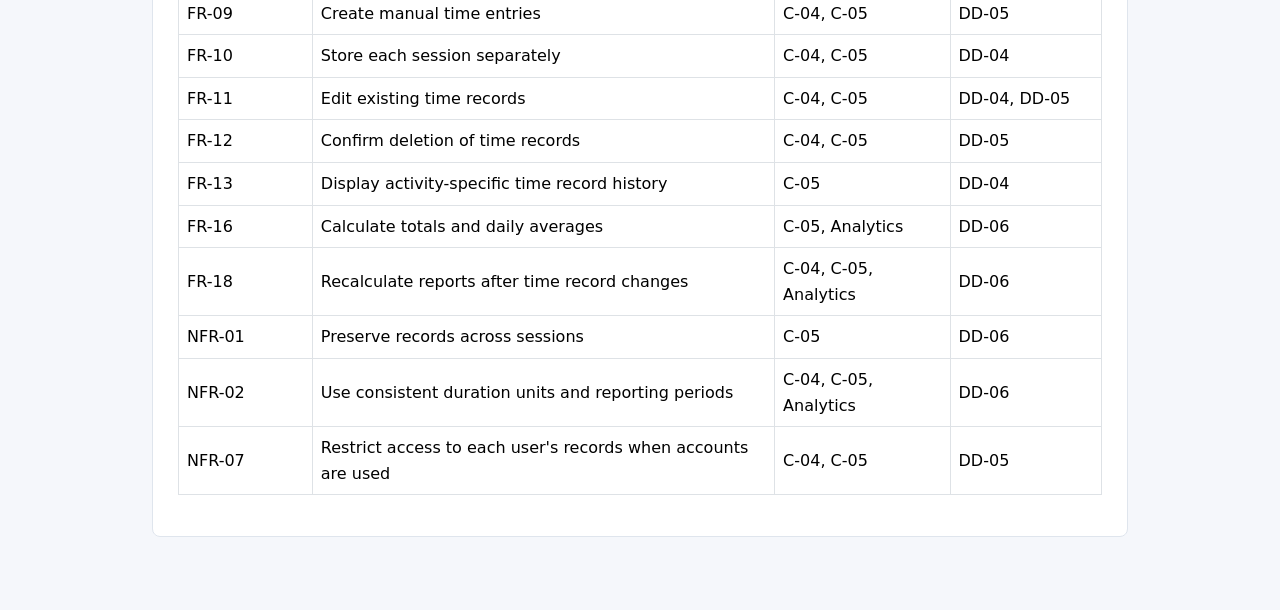
<file: logging.html>
<!DOCTYPE html>
<html lang="en">
 <head>
  <meta charset="UTF-8">
  <meta name="viewport" content="width=device-width, initial-scale=1.0">
  <title>Time Logging | TEMPO</title>
  <link href="https://cdn.jsdelivr.net/npm/bootstrap@5.3.8/dist/css/bootstrap.min.css" rel="stylesheet" integrity="sha384-sRIl4kxILFvY47J16cr9ZwB07vP4J8+LH7qKQnuqkuIAvNWLzeN8tE5YBujZqJLB" crossorigin="anonymous">
  <link rel="stylesheet" href="styles.css">
  <link rel="icon" type="image/png" href="images/metro.png">
 </head>
 <body>
  <header>
   <nav class="navbar navbar-expand-lg navbar-dark site-nav" aria-label="Main navigation">
    <div class="container-fluid px-lg-4">
     <a class="navbar-brand" href="index.html">TEMPO</a>
     <button class="navbar-toggler" type="button" data-bs-toggle="collapse" data-bs-target="#siteNavigation" aria-controls="siteNavigation" aria-expanded="false" aria-label="Toggle navigation">
      <span class="navbar-toggler-icon"></span>
     </button>
     <div class="collapse navbar-collapse" id="siteNavigation">
      <ul class="navbar-nav ms-auto gap-lg-1">
       <li class="nav-item">
        <a class="nav-link" href="architecture.html">Architecture</a>
       </li>
       <li class="nav-item">
        <a class="nav-link" href="goals.html">Activities &amp; Goals</a>
       </li>
       <li class="nav-item">
        <a class="nav-link active" aria-current="page" href="logging.html">Time Logging &amp; Storage</a>
       </li>
       <li class="nav-item">
        <a class="nav-link" href="analytics.html">Progress &amp; Analytics</a>
       </li>
       <li class="nav-item">
        <a class="nav-link" href="interface.html">User Interface</a>
       </li>
      </ul>
     </div>
    </div>
   </nav>
  </header>
  <main class="container docs-content py-4 py-md-5">
   <div class="page-heading">
    <h1 class="display-5 mb-3">Time Logging & Data Storage</h1>
    <p class="page-intro mb-0">This page explains how TEMPO records time spent on activities, stores entries, and keeps the data correct when entries are created, edited, or deleted.</p>
   </div>
   <section class="doc-section" id="data-model">
    <h2>1. Data Model</h2>
    <p>TEMPO saves each time entry separately. Every entry belongs to one user and one activity, so users can log multiple sessions on different days.</p>
    <section class="doc-subsection" id="entities">
     <h3>1.1 Main Entities</h3>
     <div class="table-responsive">
      <table class="table table-bordered align-middle">
       <thead>
        <tr>
         <th>Entity</th>
         <th>Main Fields</th>
         <th>Purpose</th>
        </tr>
       </thead>
       <tbody>
        <tr>
         <td>User</td>
         <td>userId</td>
         <td>Identifies who owns each activity and time entry.</td>
        </tr>
        <tr>
         <td>Activity</td>
         <td>activityId, userId, name</td>
         <td>Identifies the activity that the user tracks.</td>
        </tr>
        <tr>
         <td>TimeRecord</td>
         <td>entryId, userId, activityId, entryDate, durationMinutes, note, createdAt, updatedAt</td>
         <td>Stores one session of logged time.</td>
        </tr>
       </tbody>
      </table>
     </div>
     <p>A user can have many activities and entries. Each entry belongs to one activity. Goal details are covered on the Activities and Goals page.</p>
    </section>
    <section class="doc-subsection" id="class-diagram">
     <h3>1.2 UML Class Diagram</h3>
     <figure id="FIG-40" class="border rounded p-3 bg-white">
      <img src="images/class_diagram_logging.png" alt="UML class diagram showing activities, time entries,
         the logging service, and the repository." class="img-fluid">
      <figcaption> FIG-40: Time Logging Class Diagram </figcaption>
     </figure>
    </section>
   </section>
   <section class="doc-section" id="logging-operations">
    <h2>2. Time Logging Operations</h2>
    <p>Users can add, edit, or delete entries. The Time Logging Service checks each change before saving it.</p>
    <section class="doc-subsection" id="create-entry">
     <h3>2.1 Create a Time Entry</h3>
     <p>The user selects an activity, date, and minutes, then may add a note. TEMPO checks and saves the entry for progress tracking.</p>
    </section>
    <section class="doc-subsection" id="edit-entry">
     <h3>2.2 Edit a Time Entry</h3>
     <p> The user can change an entry's date, duration, or note. The activity associated with the entry cannot be changed after it has been saved. TEMPO checks the changes and updates the same entry. Progress calculations use the updated values. </p>
    </section>
    <section class="doc-subsection" id="delete-entry">
     <h3>2.3 Delete a Time Entry</h3>
     <p>After the user confirms, TEMPO deletes the entry. Its minutes no longer count toward totals or goals. The activity and goal remain.</p>
    </section>
    <section class="doc-subsection" id="sequence-diagram">
     <h3>2.4 UML Sequence Diagram</h3>
     <figure id="FIG-41" class="border rounded p-3 bg-white">
      <img src="images/sequence_diagram_logging.png" alt="UML sequence diagram showing the creation and
         storage of a time entry." class="img-fluid">
      <figcaption> FIG-41: Create Time Entry Sequence Diagram </figcaption>
     </figure>
    </section>
   </section>
   <section class="doc-section" id="storage-consistency">
    <h2>3. Storage, Validation, and Consistency</h2>
    <section class="doc-subsection" id="validation">
     <h3>3.1 Data Validation</h3>
     <p>TEMPO checks that an activity is selected, the date is valid, and minutes are a positive whole number. It also checks that the entry and activity belong to the signed-in user. Invalid entries are not saved. Notes are optional.</p>
    </section>
    <section class="doc-subsection" id="persistence">
     <h3>3.2 Data Storage</h3>
     <p>TEMPO saves entries in a database so they remain available later. Each entry has a unique ID and links to a user and activity. The repository saves, finds, updates, and deletes entries. The architecture team will choose the database.</p>
    </section>
    <section class="doc-subsection" id="calculations">
     <h3>3.3 Changes to Calculations</h3>
     <p> Analytics uses saved entries to calculate minutes by activity and date. Creating, editing, or deleting an entry affects the calculations for the associated activity. </p>
     <p> After a time entry is created, edited, or deleted, the Time Logging Service publishes a RecordChanged event. The analytics subsystem receives this event and invalidates affected cached reports so updated results can be generated. </p>
     <p>Logging keeps entries correct. Analytics calculates totals, averages, and goal progress from the latest entries, or updates its summaries after a change.</p>
    </section>
    <section class="doc-subsection" id="component-interactions">
     <h3>3.4 Component Interactions</h3>
     <p>
      <strong>C-04: Time Logging Service</strong> checks requests from the user interface and sends valid changes to storage.
     </p>
     <p>
      <strong>C-05: Time Entry Repository</strong> saves and finds entries. Progress and Analytics uses them for current results.
     </p>
    </section>
   </section>
   <section class="doc-section" id="design-rationale">
    <h2>4. Design Rationale</h2>
    <section class="doc-subsection" id="decision-one">
     <h3>DD-04: Save Each Time Session Separately</h3>
     <p>
      <strong>Related requirements:</strong> FR-10, FR-11, FR-13
     </p>
     <p>Separate entries let users fix a session and let TEMPO calculate daily and weekly totals. This uses more storage than one total, but keeps more useful detail.</p>
    </section>
    <section class="doc-subsection" id="decision-two">
     <h3>DD-05: Check Entries Before Saving</h3>
     <p>
      <strong>Related requirements:</strong> FR-09
     </p>
     <p>The service checks dates, minutes, activity links, and ownership before saving. This helps prevent errors and protects user records.</p>
    </section>
    <section class="doc-subsection" id="decision-three">
     <h3>DD-06: Save Entries and Calculate Progress from Them</h3>
     <p>
      <strong>Related requirements:</strong> FR-16, FR-18, NFR-01, NFR-02
     </p>
     <p>Saved entries stay available across sessions. Calculating from entries avoids totals that can become outdated, though recalculating many entries may take longer.</p>
    </section>
   </section>
   <section class="doc-section" id="traceability">
    <h2>5. Requirements and Components</h2>
    <div class="table-responsive">
     <table class="table table-bordered align-middle">
      <thead>
       <tr>
        <th>Requirement</th>
        <th>Description</th>
        <th>Component</th>
        <th>Design Decision</th>
       </tr>
      </thead>
      <tbody>
       <tr>
        <td>FR-09</td>
        <td>Create manual time entries</td>
        <td>C-04, C-05</td>
        <td>DD-05</td>
       </tr>
       <tr>
        <td>FR-10</td>
        <td>Store each session separately</td>
        <td>C-04, C-05</td>
        <td>DD-04</td>
       </tr>
       <tr>
        <td>FR-11</td>
        <td>Edit existing time records</td>
        <td>C-04, C-05</td>
        <td>DD-04, DD-05</td>
       </tr>
       <tr>
        <td>FR-12</td>
        <td>Confirm deletion of time records</td>
        <td>C-04, C-05</td>
        <td>DD-05</td>
       </tr>
       <tr>
        <td>FR-13</td>
        <td>Display activity-specific time record history</td>
        <td>C-05</td>
        <td>DD-04</td>
       </tr>
       <tr>
        <td>FR-16</td>
        <td>Calculate totals and daily averages</td>
        <td>C-05, Analytics</td>
        <td>DD-06</td>
       </tr>
       <tr>
        <td>FR-18</td>
        <td>Recalculate reports after time record changes</td>
        <td>C-04, C-05, Analytics</td>
        <td>DD-06</td>
       </tr>
       <tr>
        <td>NFR-01</td>
        <td>Preserve records across sessions</td>
        <td>C-05</td>
        <td>DD-06</td>
       </tr>
       <tr>
        <td>NFR-02</td>
        <td>Use consistent duration units and reporting periods</td>
        <td>C-04, C-05, Analytics</td>
        <td>DD-06</td>
       </tr>
       <tr>
        <td>NFR-07</td>
        <td>Restrict access to each user's records when accounts are used</td>
        <td>C-04, C-05</td>
        <td>DD-05</td>
       </tr>
      </tbody>
     </table>
    </div>
   </section>
  </main>
  <script src="https://cdn.jsdelivr.net/npm/bootstrap@5.3.8/dist/js/bootstrap.bundle.min.js" integrity="sha384-FKyoEForCGlyvwx9Hj09JcYn3nv7wiPVlz7YYwJrWVcXK/BmnVDxM+D2scQbITxI" crossorigin="anonymous"></script>
 </body>
</html>
</file>
<file: styles.css>
body {
  background-color: #f5f7fb;
  color: #26354d;
  line-height: 1.6;
}

a {
  color: #315fcb;
}

a:hover {
  color: #2347a1;
}

.site-nav {
  background-color: #14243e;
}

.site-nav .navbar-brand {
  font-weight: bold;
}

.site-nav .nav-link {
  color: #d3ddef;
  padding: 10px 15px;
}

.site-nav .nav-link:hover,
.site-nav .nav-link.active {
  color: white;
  background-color: #30415e;
}

.docs-content {
  max-width: 1000px;
}

.page-heading {
  padding-bottom: 20px;
  margin-bottom: 30px;
  border-bottom: 1px solid #dfe5ed;
}

.page-eyebrow {
  color: #315fcb;
  font-size: 14px;
  font-weight: bold;
  text-transform: uppercase;
}

.page-heading h1 {
  color: #14243e;
  font-weight: bold;
}

.page-intro {
  color: #637289;
  font-size: 18px;
}

.doc-section {
  background-color: white;
  border: 1px solid #dfe5ed;
  border-radius: 8px;
  padding: 25px;
  margin-bottom: 25px;
}

.doc-section h2 {
  color: #14243e;
  font-size: 24px;
  margin-bottom: 15px;
}

.doc-subsection {
  margin-top: 20px;
  padding-top: 20px;
  border-top: 1px solid #dfe5ed;
}

.doc-subsection h3 {
  color: #14243e;
  font-size: 20px;
  margin-bottom: 10px;
}

figure {
  margin: 20px 0;
}

figure img {
  max-width: 100%;
  height: auto;
  border: 1px solid #dfe5ed;
  border-radius: 5px;
}

figcaption {
  color: #637289;
  font-size: 14px;
  margin-top: 8px;
}

.site-footer {
  color: #637289;
  font-size: 14px;
  padding: 20px 0;
}
/* Requirements page tables and print layout. Other project pages are unchanged. */
.role1-page .requirements-table {
  width: 100%;
  border-collapse: collapse;
  margin: 12px 0 18px;
}

.role1-page .requirements-table th,
.role1-page .requirements-table td {
  padding: 9px 10px;
  border-bottom: 1px solid #dfe5ed;
  text-align: left;
  vertical-align: top;
}

.role1-page .requirements-table th {
  background-color: #f5f7fb;
}

.role1-page .requirements-table th:first-child,
.role1-page .requirements-table td:first-child {
  width: 76px;
}

.role1-page .requirements-table td:nth-child(2) {
  width: 52%;
}

.role1-page h4 {
  color: #14243e;
  font-size: 17px;
  margin-top: 20px;
  margin-bottom: 7px;
}

@media (max-width: 650px) {
  .role1-page .requirements-table {
    display: block;
    overflow-x: auto;
  }
  .role1-page .requirements-table th,
  .role1-page .requirements-table td {
    padding: 7px;
  }
}

@media print {
  @page { size: letter; margin: 0.56in 0.63in 0.55in; }

  .role1-page {
    background: white;
    font-size: 10.5pt;
    color: #26354d;
    line-height: 1.36;
  }

  .role1-page header { display: none; }
  .role1-page .docs-content { max-width: none; padding: 0 !important; }
  .role1-page .page-heading { padding-bottom: 8px; margin-bottom: 14px; }
  .role1-page .page-heading h1 { font-size: 22pt !important; margin-bottom: 6px !important; }
  .role1-page .page-intro { font-size: 10.5pt; }
  .role1-page .doc-section {
    border: 0;
    border-radius: 0;
    padding: 0;
    margin-bottom: 16px;
    background: white;
  }
  .role1-page .doc-section h2 { font-size: 14pt; margin-bottom: 8px; }
  .role1-page .doc-subsection { padding-top: 8px; margin-top: 9px; }
  .role1-page .doc-subsection h3 { font-size: 11pt; margin-bottom: 5px; }
  .role1-page h4 { font-size: 10.2pt; margin-top: 11px; margin-bottom: 2px; }
  .role1-page p { margin-bottom: 7px; }
  .role1-page ul { margin-bottom: 8px; }
  .role1-page li { margin-bottom: 2px; }
  .role1-page .requirements-table { font-size: 9.3pt; margin: 7px 0 12px; }
  .role1-page .requirements-table th,
  .role1-page .requirements-table td { padding: 4px 7px; }
  .role1-page .requirements-table th:first-child,
  .role1-page .requirements-table td:first-child { width: 54px; }
  .role1-page figure { margin: 12px 0 13px; }
  .role1-page figure img { max-height: 2.95in; object-fit: contain; border: 0; }
  .role1-page figcaption { font-size: 8.5pt; margin-top: 3px; }
  .role1-page h2, .role1-page h3, .role1-page h4 { break-after: avoid; }
  .role1-page tr, .role1-page figure { break-inside: avoid; }
}
</file>
